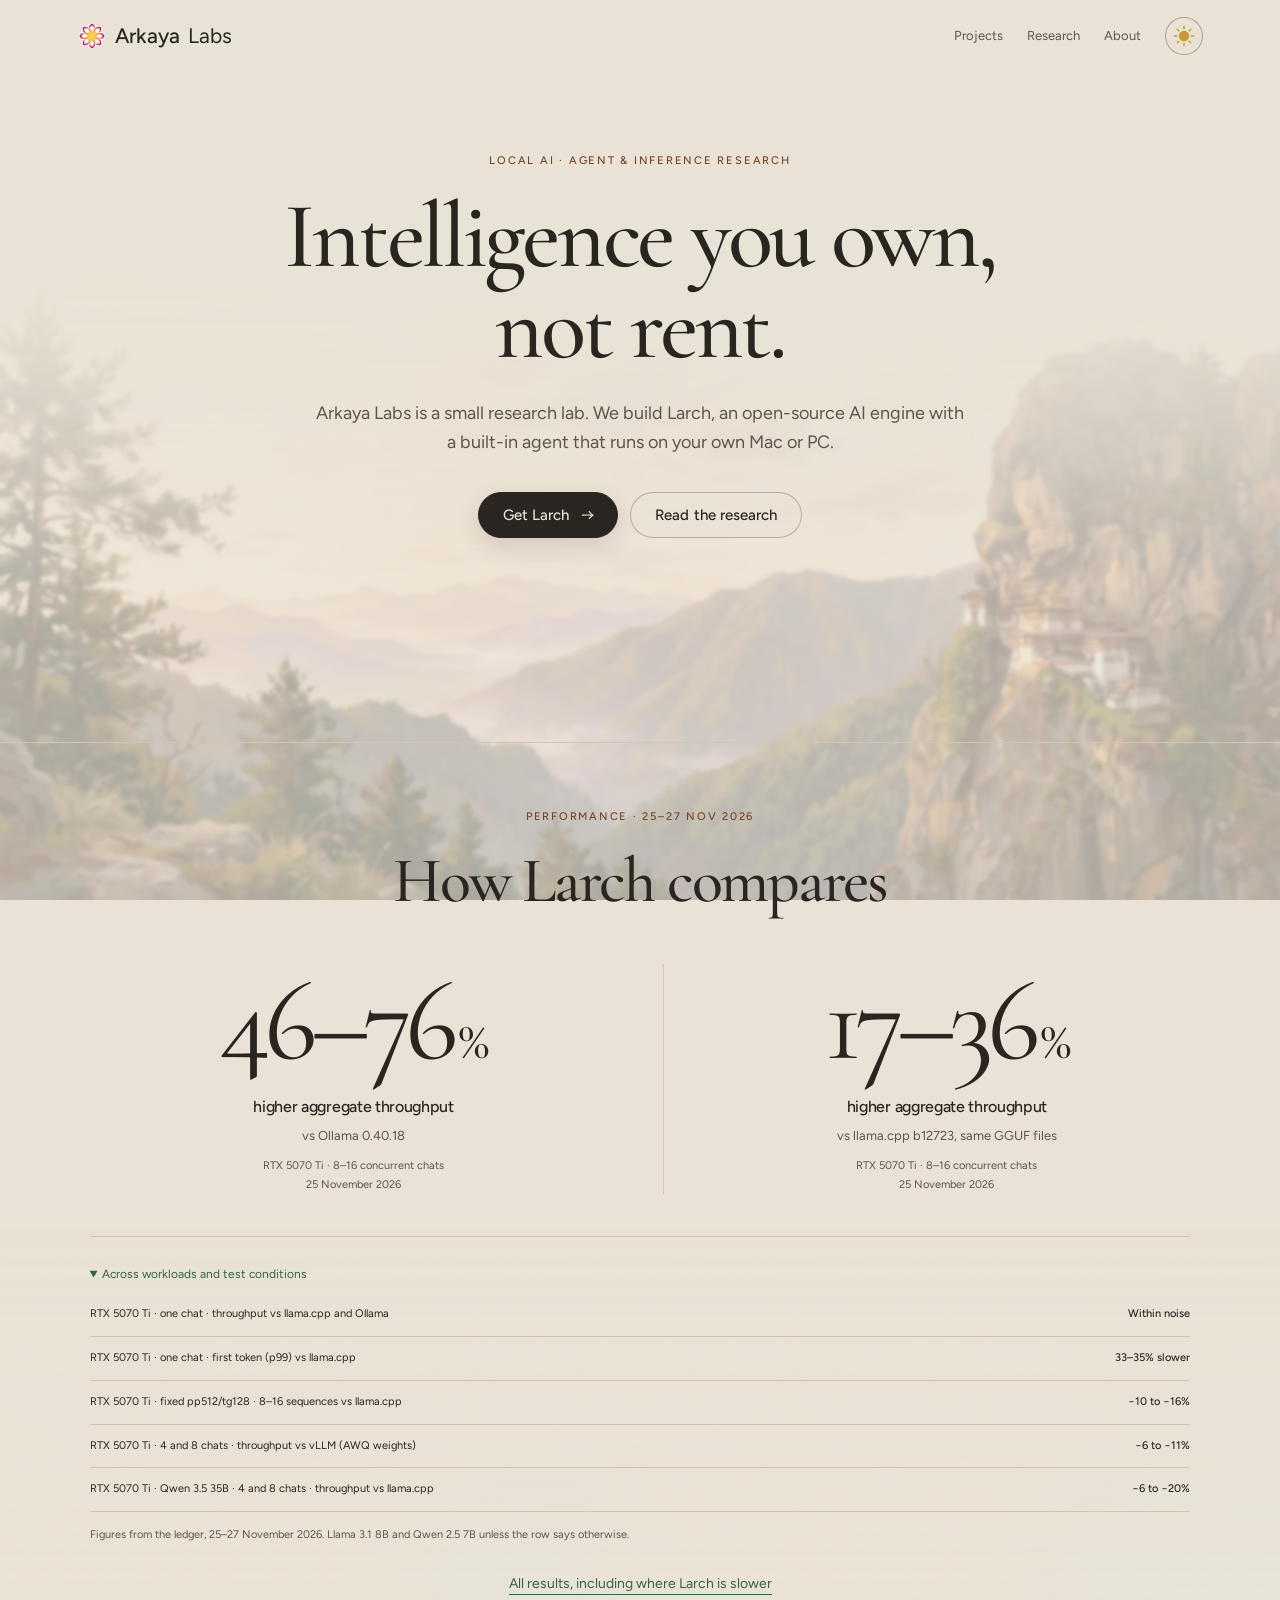
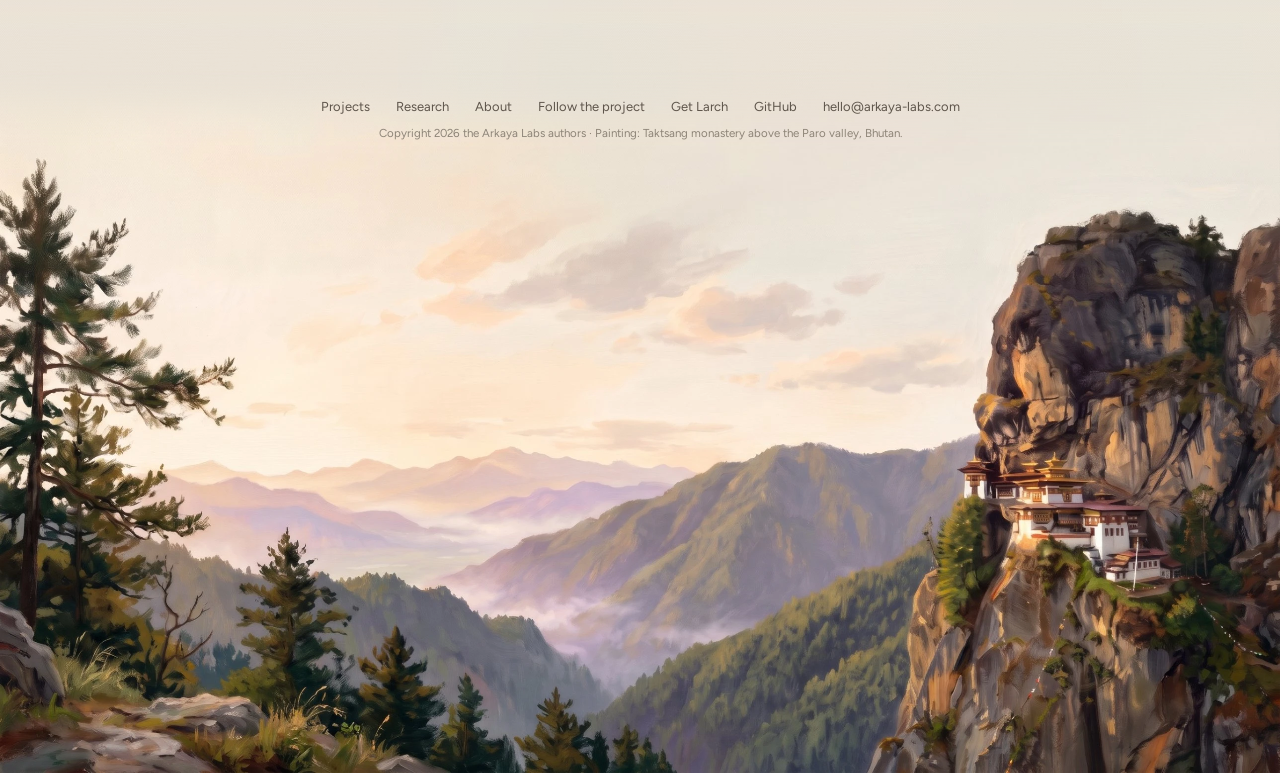
<file: index.html>
<!doctype html>
<html lang="en" class="page-paro">
<head>
<meta charset="utf-8">
<meta name="viewport" content="width=device-width,initial-scale=1">
<meta name="theme-color" content="#f3ebdc">
<meta name="description" content="Arkaya Labs is a small research lab building Larch, an open-source AI engine with a built-in agent that runs on your own Mac or PC.">
<title>Arkaya Labs: the local AI lab behind Larch</title>
<link rel="canonical" href="https://arkaya-labs.com/">
<meta property="og:type" content="website">
<meta property="og:site_name" content="Arkaya Labs">
<meta property="og:title" content="Arkaya Labs: the local AI lab behind Larch">
<meta property="og:description" content="Arkaya Labs is a small research lab building Larch, an open-source AI engine with a built-in agent that runs on your own Mac or PC.">
<meta property="og:url" content="https://arkaya-labs.com/">
<meta property="og:image" content="https://arkaya-labs.com/assets/og/paro.jpg">
<meta name="twitter:card" content="summary_large_image">
<script type="application/ld+json">{"@context":"https://schema.org","@graph":[{"@type":"Organization","@id":"https://arkaya-labs.com/#org","name":"Arkaya Labs","url":"https://arkaya-labs.com/","logo":"https://arkaya-labs.com/assets/mark.svg","email":"hello@arkaya-labs.com","sameAs":["https://github.com/Arkaya-Labs/Larch","https://github.com/arkaya-labs"]},{"@type":"WebSite","@id":"https://arkaya-labs.com/#site","url":"https://arkaya-labs.com/","name":"Arkaya Labs","publisher":{"@id":"https://arkaya-labs.com/#org"}}]}</script>
<link rel="icon" href="assets/favicon.svg" type="image/svg+xml">
<link rel="preconnect" href="https://fonts.googleapis.com">
<link rel="preconnect" href="https://fonts.gstatic.com" crossorigin>
<link href="https://fonts.googleapis.com/css2?family=Cormorant+Garamond:wght@400;500;600&family=Figtree:wght@400;500;600&family=JetBrains+Mono:wght@400;500&display=swap" rel="stylesheet">
<script src="theme.js"></script>
<link rel="preload" as="image" href="assets/paro.small.webp">
<link rel="preload" as="image" href="assets/paro.night.small.webp">
<link rel="stylesheet" href="styles.css">
<script src="site.js" defer></script>
</head>
<body>
<div id="arkaya-site">
<div class="ark-page">
<div class="ark-landscape" aria-hidden="true"><div class="ark-landscape-image ark-landscape-day"></div><div class="ark-landscape-image ark-landscape-night"></div></div>
<div class="ark-wash" aria-hidden="true"></div>
<div class="ark-content">
<header class="ark-header">
  <a class="ark-brand" href="index.html" aria-label="Arkaya Labs, home"><span class="mkw"><img class="mk light" src="assets/mark.svg" alt=""><img class="mk dark" src="assets/mark-dark.svg" alt=""></span>Arkaya <span>Labs</span></a>
  <nav aria-label="Site"><a href="projects.html">Projects</a><a href="research.html">Research</a><a href="about.html">About</a><button class="theme" id="theme" type="button" aria-pressed="false" aria-label="Switch to dark mode"><svg viewBox="0 0 24 24" aria-hidden="true"><defs><mask id="bite"><rect width="24" height="24" fill="#fff"/><circle class="bite" cx="30" cy="4" r="7" fill="#000"/></mask></defs><g class="rays" stroke-linecap="round" fill="none"><path d="M12 1.5v2.4M12 20.1v2.4M1.5 12h2.4M20.1 12h2.4M4.6 4.6l1.7 1.7M17.7 17.7l1.7 1.7M19.4 4.6l-1.7 1.7M6.3 17.7l-1.7 1.7"/></g><circle class="disc" cx="12" cy="12" r="5.6" mask="url(#bite)"/></svg></button></nav>
</header>
<main>
<section class="ark-hero" id="ark-top">
  <div class="ark-hero-main">
    <div class="ark-eyebrow">LOCAL AI · AGENT &amp; INFERENCE RESEARCH</div>
    <h1>Intelligence you own,<br class="br-wide"> not rent.</h1>
    <p class="ark-intro">Arkaya Labs is a small research lab. We build Larch, an open-source AI engine with a built-in agent that runs on your own Mac or PC.</p>
    <div class="ark-cta ark-cta-home"><a class="btn" href="https://larch-engine.com">Get Larch<svg class="btn-arrow" viewBox="0 0 24 24" aria-hidden="true"><path d="M4.5 12.2c4.4-.3 9-.3 13.8 0"/><path d="M13.6 7.4c1.4 1.9 3 3.5 4.9 4.8-1.9 1.2-3.5 2.8-4.9 4.6"/></svg></a><a class="btn ghost" href="research.html">Read the research</a></div>
  </div>
</section>
<section class="ark-benchmarks" id="ark-performance" aria-labelledby="ark-performance-title">
  <div class="ark-eyebrow">PERFORMANCE · 25–27 NOV 2026</div>
  <h2 id="ark-performance-title">How Larch compares</h2>
  <div class="ark-metrics">
    <div class="ark-metric">
      <div class="ark-value">46–76<span>%</span></div>
      <h3>higher aggregate throughput</h3>
      <p>vs Ollama 0.40.18</p>
      <div class="ark-condition">RTX 5070 Ti · 8–16 concurrent chats<br>25 November 2026</div>
    </div>
    <div class="ark-metric">
      <div class="ark-value">17–36<span>%</span></div>
      <h3>higher aggregate throughput</h3>
      <p>vs llama.cpp b12723, same GGUF files</p>
      <div class="ark-condition">RTX 5070 Ti · 8–16 concurrent chats<br>25 November 2026</div>
    </div>
  </div>
  <details class="ark-conditions" open>
    <summary class="cursor-interaction">Across workloads and test conditions</summary>
    <div class="ark-result-row"><span>RTX 5070 Ti · one chat · throughput vs llama.cpp and Ollama</span><strong>Within noise</strong></div>
    <div class="ark-result-row"><span>RTX 5070 Ti · one chat · first token (p99) vs llama.cpp</span><strong>33–35% slower</strong></div>
    <div class="ark-result-row"><span>RTX 5070 Ti · fixed pp512/tg128 · 8–16 sequences vs llama.cpp</span><strong>−10 to −16%</strong></div>
    <div class="ark-result-row"><span>RTX 5070 Ti · 4 and 8 chats · throughput vs vLLM (AWQ weights)</span><strong>−6 to −11%</strong></div>
    <div class="ark-result-row"><span>RTX 5070 Ti · Qwen 3.5 35B · 4 and 8 chats · throughput vs llama.cpp</span><strong>−6 to −20%</strong></div>
    <p class="ark-data-note">Figures from the ledger, 25–27 November 2026. Llama 3.1 8B and Qwen 2.5 7B unless the row says otherwise.</p>
  </details>
  <a class="ark-more" href="research.html#ledger">All results, including where Larch is slower</a>
</section>
</main>
<footer class="ark-imprint">
  <a href="projects.html">Projects</a><a href="research.html">Research</a><a href="about.html">About</a><a href="projects.html#follow">Follow the project</a><a href="https://larch-engine.com">Get Larch</a><a href="https://github.com/Arkaya-Labs/Larch">GitHub</a><a href="mailto:hello@arkaya-labs.com">hello@arkaya-labs.com</a>
  <p class="fine">Copyright 2026 the Arkaya Labs authors · Painting: Taktsang monastery above the Paro valley, Bhutan.</p>
</footer>
<section class="ark-reveal" aria-label="Taktsang monastery above the Paro valley, Bhutan">
  <div class="ark-lead" aria-hidden="true"></div>
  <div class="ark-painting-pair">
    <img class="ark-final-painting ark-painting-day" src="assets/paro.webp" width="2576" height="1438" alt="A painting of Taktsang monastery clinging to a cliff above the Paro valley in Bhutan, pine forest and morning mist below, in soft daylight" loading="lazy" decoding="async" data-live="paro">
    <img class="ark-final-painting ark-painting-night" src="assets/paro.night.webp" width="2576" height="1438" alt="The same valley under a full moon, the monastery's windows lit and a river shining through the mist" loading="lazy" decoding="async" aria-hidden="true">
  </div>
</section>
</div>
</div>
</div>
</body>
</html>
</file>
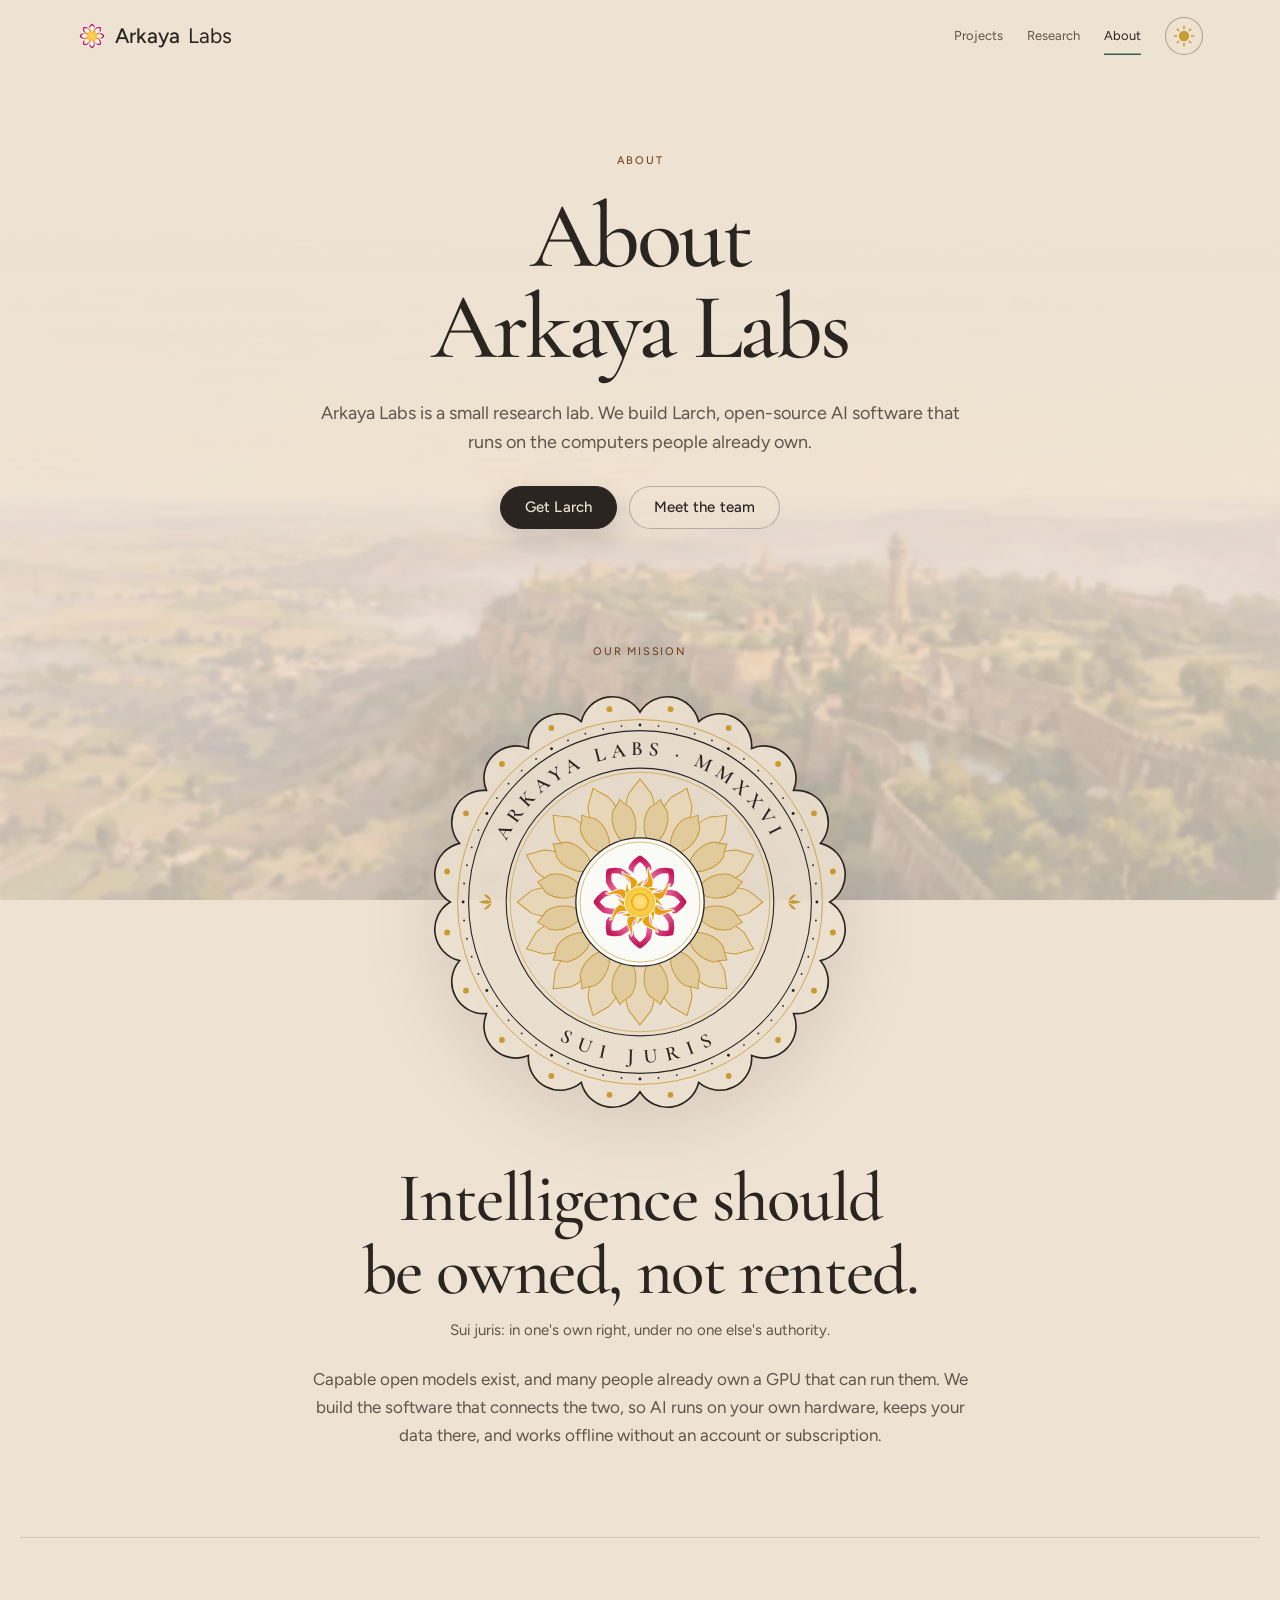
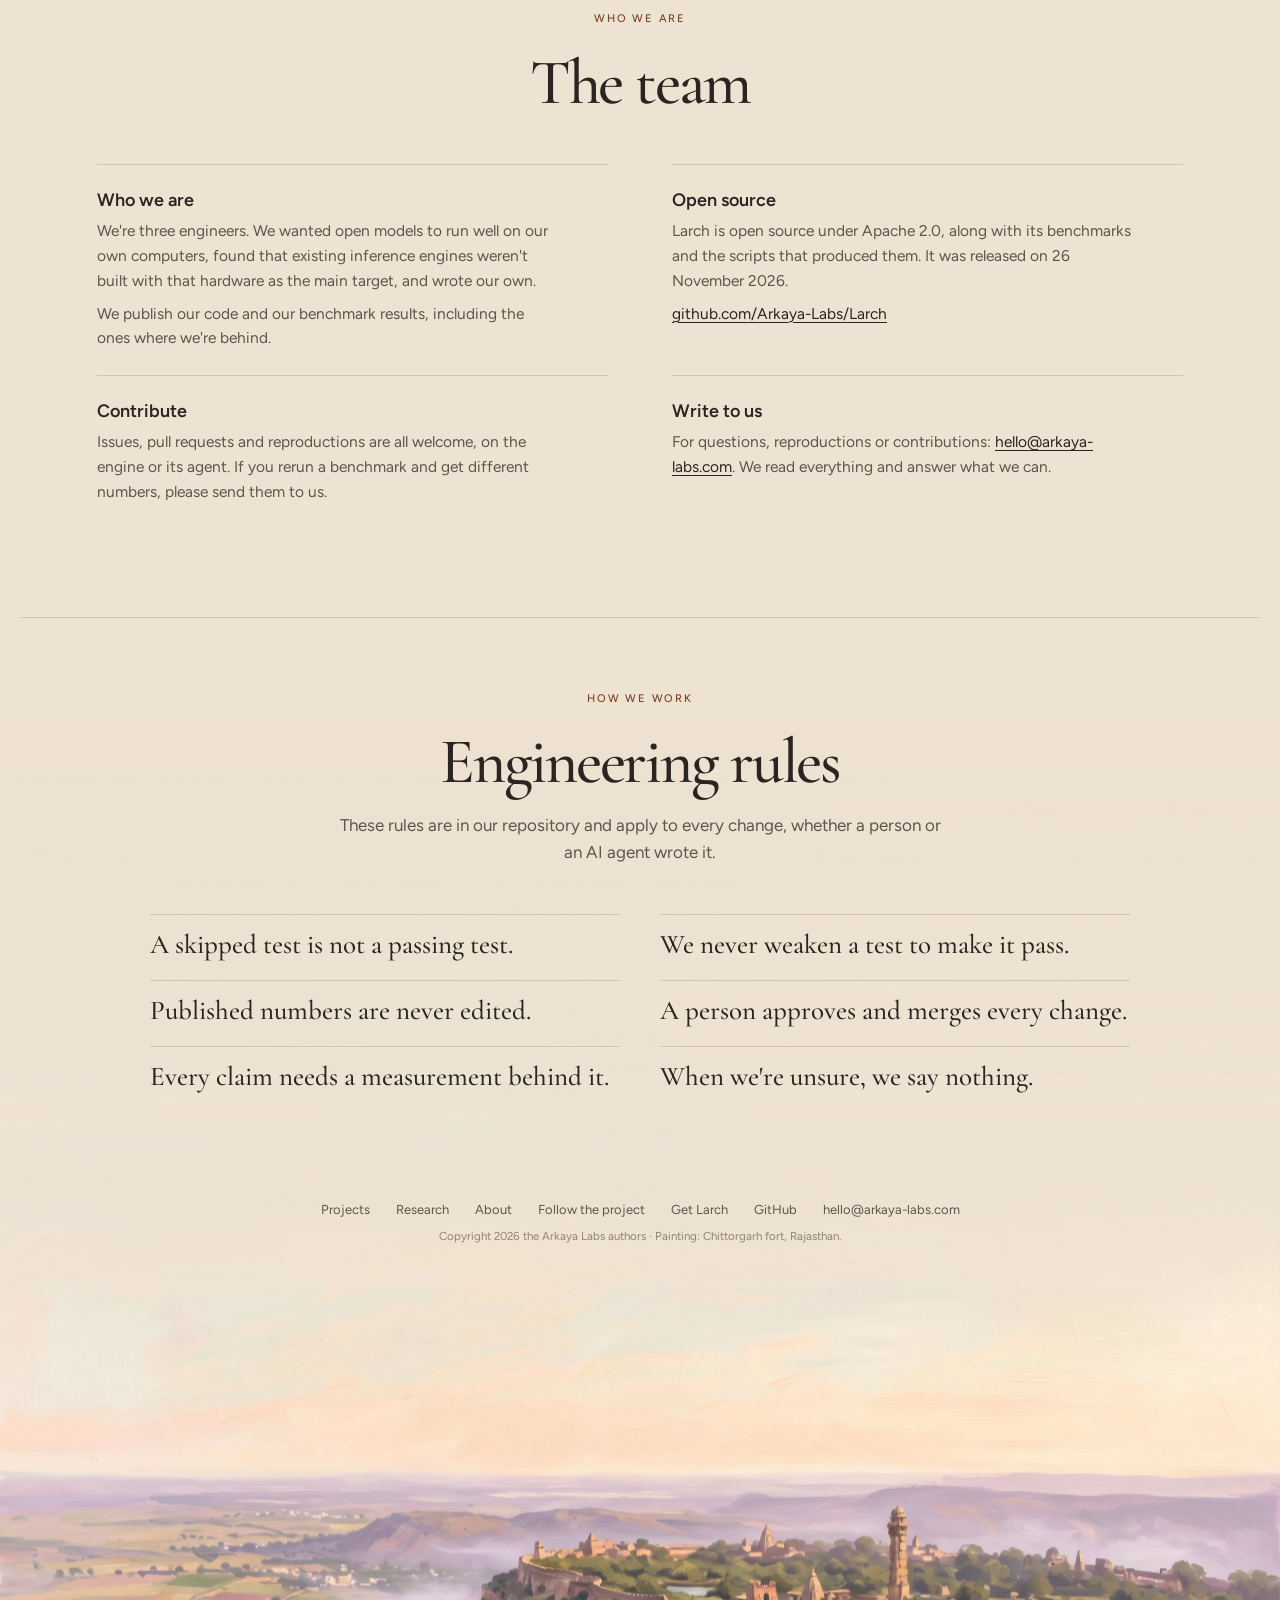
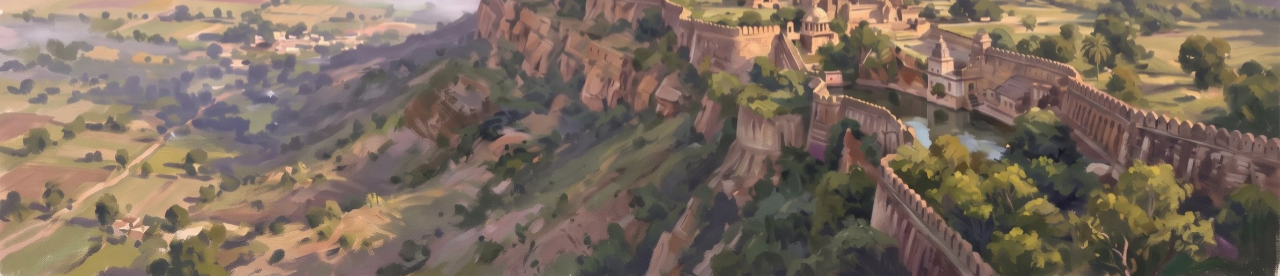
<file: about.html>
<!doctype html>
<html lang="en" class="page-chittor">
<head>
<meta charset="utf-8">
<meta name="viewport" content="width=device-width,initial-scale=1">
<meta name="theme-color" content="#f3ebdc">
<meta name="description" content="Arkaya Labs is a small research lab that builds Larch, open-source AI software that runs on the computers people already own.">
<title>About Arkaya Labs</title>
<link rel="canonical" href="https://arkaya-labs.com/about">
<meta property="og:type" content="website">
<meta property="og:site_name" content="Arkaya Labs">
<meta property="og:title" content="About Arkaya Labs">
<meta property="og:description" content="Arkaya Labs is a small research lab that builds Larch, open-source AI software that runs on the computers people already own.">
<meta property="og:url" content="https://arkaya-labs.com/about">
<meta property="og:image" content="https://arkaya-labs.com/assets/og/chittor.jpg">
<meta name="twitter:card" content="summary_large_image">
<script type="application/ld+json">{"@context":"https://schema.org","@graph":[{"@type":"Organization","@id":"https://arkaya-labs.com/#org","name":"Arkaya Labs","url":"https://arkaya-labs.com/","logo":"https://arkaya-labs.com/assets/mark.svg","email":"hello@arkaya-labs.com","sameAs":["https://github.com/Arkaya-Labs/Larch","https://github.com/arkaya-labs"]},{"@type":"WebSite","@id":"https://arkaya-labs.com/#site","url":"https://arkaya-labs.com/","name":"Arkaya Labs","publisher":{"@id":"https://arkaya-labs.com/#org"}}]}</script>
<link rel="icon" href="assets/favicon.svg" type="image/svg+xml">
<link rel="preconnect" href="https://fonts.googleapis.com">
<link rel="preconnect" href="https://fonts.gstatic.com" crossorigin>
<link href="https://fonts.googleapis.com/css2?family=Cormorant+Garamond:wght@400;500;600&family=Figtree:wght@400;500;600&family=JetBrains+Mono:wght@400;500&display=swap" rel="stylesheet">
<script src="theme.js"></script>
<link rel="preload" as="image" href="assets/chittor.small.webp">
<link rel="preload" as="image" href="assets/chittor.night.small.webp">
<link rel="stylesheet" href="styles.css">
<script src="site.js" defer></script>
</head>
<body>
<div id="arkaya-site">
<div class="ark-page">
<div class="ark-landscape" aria-hidden="true"><div class="ark-landscape-image ark-landscape-day"></div><div class="ark-landscape-image ark-landscape-night"></div></div>
<div class="ark-wash" aria-hidden="true"></div>
<div class="ark-content">
<header class="ark-header">
  <a class="ark-brand" href="index.html" aria-label="Arkaya Labs, home"><span class="mkw"><img class="mk light" src="assets/mark.svg" alt=""><img class="mk dark" src="assets/mark-dark.svg" alt=""></span>Arkaya <span>Labs</span></a>
  <nav aria-label="Site"><a href="projects.html">Projects</a><a href="research.html">Research</a><a href="about.html" aria-current="page">About</a><button class="theme" id="theme" type="button" aria-pressed="false" aria-label="Switch to dark mode"><svg viewBox="0 0 24 24" aria-hidden="true"><defs><mask id="bite"><rect width="24" height="24" fill="#fff"/><circle class="bite" cx="30" cy="4" r="7" fill="#000"/></mask></defs><g class="rays" stroke-linecap="round" fill="none"><path d="M12 1.5v2.4M12 20.1v2.4M1.5 12h2.4M20.1 12h2.4M4.6 4.6l1.7 1.7M17.7 17.7l1.7 1.7M19.4 4.6l-1.7 1.7M6.3 17.7l-1.7 1.7"/></g><circle class="disc" cx="12" cy="12" r="5.6" mask="url(#bite)"/></svg></button></nav>
</header>
<main>
<section class="ark-hero short" id="ark-top">
  <div class="ark-hero-main">
    <div class="ark-eyebrow">ABOUT</div>
    <h1>About<br>Arkaya Labs</h1>
    <p class="ark-intro">Arkaya Labs is a small research lab. We build Larch, open-source AI software that runs on the computers people already own.</p>
    <div class="ark-cta"><a class="btn" href="https://larch-engine.com">Get Larch</a><a class="btn ghost" href="#team">Meet the team</a></div>
  </div>
</section>
<section class="ark-seal-band major" id="mission" aria-labelledby="mission-title">
  <div class="ark-eyebrow" id="mission-title">OUR MISSION</div>
  <svg class="seal" viewBox="0 0 480 480" role="img" aria-label="The Arkaya Labs seal: the lotus mark at the heart of a lotus rosette, inside a lobed medallion inscribed Arkaya Labs MMXXVI and Sui juris.">
  <path class="face i" stroke-width="1.8" stroke-linejoin="miter" d="M447.0,240.0 A35.0,35.0 0 0,1 436.9,304.0 A35.0,35.0 0 0,1 407.5,361.7 A35.0,35.0 0 0,1 361.7,407.5 A35.0,35.0 0 0,1 304.0,436.9 A35.0,35.0 0 0,1 240.0,447.0 A35.0,35.0 0 0,1 176.0,436.9 A35.0,35.0 0 0,1 118.3,407.5 A35.0,35.0 0 0,1 72.5,361.7 A35.0,35.0 0 0,1 43.1,304.0 A35.0,35.0 0 0,1 33.0,240.0 A35.0,35.0 0 0,1 43.1,176.0 A35.0,35.0 0 0,1 72.5,118.3 A35.0,35.0 0 0,1 118.3,72.5 A35.0,35.0 0 0,1 176.0,43.1 A35.0,35.0 0 0,1 240.0,33.0 A35.0,35.0 0 0,1 304.0,43.1 A35.0,35.0 0 0,1 361.7,72.5 A35.0,35.0 0 0,1 407.5,118.3 A35.0,35.0 0 0,1 436.9,176.0 A35.0,35.0 0 0,1 447.0,240.0 Z"/>
  <circle class="gf" r="3.2" cx="450.4" cy="273.3"/>
  <circle class="gf" r="3.2" cx="429.8" cy="336.7"/>
  <circle class="gf" r="3.2" cx="390.6" cy="390.6"/>
  <circle class="gf" r="3.2" cx="336.7" cy="429.8"/>
  <circle class="gf" r="3.2" cx="273.3" cy="450.4"/>
  <circle class="gf" r="3.2" cx="206.7" cy="450.4"/>
  <circle class="gf" r="3.2" cx="143.3" cy="429.8"/>
  <circle class="gf" r="3.2" cx="89.4" cy="390.6"/>
  <circle class="gf" r="3.2" cx="50.2" cy="336.7"/>
  <circle class="gf" r="3.2" cx="29.6" cy="273.3"/>
  <circle class="gf" r="3.2" cx="29.6" cy="206.7"/>
  <circle class="gf" r="3.2" cx="50.2" cy="143.3"/>
  <circle class="gf" r="3.2" cx="89.4" cy="89.4"/>
  <circle class="gf" r="3.2" cx="143.3" cy="50.2"/>
  <circle class="gf" r="3.2" cx="206.7" cy="29.6"/>
  <circle class="gf" r="3.2" cx="273.3" cy="29.6"/>
  <circle class="gf" r="3.2" cx="336.7" cy="50.2"/>
  <circle class="gf" r="3.2" cx="390.6" cy="89.4"/>
  <circle class="gf" r="3.2" cx="429.8" cy="143.3"/>
  <circle class="gf" r="3.2" cx="450.4" cy="206.7"/>
  <circle cx="240" cy="240" r="199" class="g" stroke-width="0.9" fill="none"/>
  <circle class="if" r="1.6" cx="433.0" cy="240.0"/>
  <circle class="if" r="1" cx="431.9" cy="260.2"/>
  <circle class="if" r="1" cx="428.8" cy="280.1"/>
  <circle class="if" r="1" cx="423.6" cy="299.6"/>
  <circle class="if" r="1" cx="416.3" cy="318.5"/>
  <circle class="if" r="1.6" cx="407.1" cy="336.5"/>
  <circle class="if" r="1" cx="396.1" cy="353.4"/>
  <circle class="if" r="1" cx="383.4" cy="369.1"/>
  <circle class="if" r="1" cx="369.1" cy="383.4"/>
  <circle class="if" r="1" cx="353.4" cy="396.1"/>
  <circle class="if" r="1.6" cx="336.5" cy="407.1"/>
  <circle class="if" r="1" cx="318.5" cy="416.3"/>
  <circle class="if" r="1" cx="299.6" cy="423.6"/>
  <circle class="if" r="1" cx="280.1" cy="428.8"/>
  <circle class="if" r="1" cx="260.2" cy="431.9"/>
  <circle class="if" r="1.6" cx="240.0" cy="433.0"/>
  <circle class="if" r="1" cx="219.8" cy="431.9"/>
  <circle class="if" r="1" cx="199.9" cy="428.8"/>
  <circle class="if" r="1" cx="180.4" cy="423.6"/>
  <circle class="if" r="1" cx="161.5" cy="416.3"/>
  <circle class="if" r="1.6" cx="143.5" cy="407.1"/>
  <circle class="if" r="1" cx="126.6" cy="396.1"/>
  <circle class="if" r="1" cx="110.9" cy="383.4"/>
  <circle class="if" r="1" cx="96.6" cy="369.1"/>
  <circle class="if" r="1" cx="83.9" cy="353.4"/>
  <circle class="if" r="1.6" cx="72.9" cy="336.5"/>
  <circle class="if" r="1" cx="63.7" cy="318.5"/>
  <circle class="if" r="1" cx="56.4" cy="299.6"/>
  <circle class="if" r="1" cx="51.2" cy="280.1"/>
  <circle class="if" r="1" cx="48.1" cy="260.2"/>
  <circle class="if" r="1.6" cx="47.0" cy="240.0"/>
  <circle class="if" r="1" cx="48.1" cy="219.8"/>
  <circle class="if" r="1" cx="51.2" cy="199.9"/>
  <circle class="if" r="1" cx="56.4" cy="180.4"/>
  <circle class="if" r="1" cx="63.7" cy="161.5"/>
  <circle class="if" r="1.6" cx="72.9" cy="143.5"/>
  <circle class="if" r="1" cx="83.9" cy="126.6"/>
  <circle class="if" r="1" cx="96.6" cy="110.9"/>
  <circle class="if" r="1" cx="110.9" cy="96.6"/>
  <circle class="if" r="1" cx="126.6" cy="83.9"/>
  <circle class="if" r="1.6" cx="143.5" cy="72.9"/>
  <circle class="if" r="1" cx="161.5" cy="63.7"/>
  <circle class="if" r="1" cx="180.4" cy="56.4"/>
  <circle class="if" r="1" cx="199.9" cy="51.2"/>
  <circle class="if" r="1" cx="219.8" cy="48.1"/>
  <circle class="if" r="1.6" cx="240.0" cy="47.0"/>
  <circle class="if" r="1" cx="260.2" cy="48.1"/>
  <circle class="if" r="1" cx="280.1" cy="51.2"/>
  <circle class="if" r="1" cx="299.6" cy="56.4"/>
  <circle class="if" r="1" cx="318.5" cy="63.7"/>
  <circle class="if" r="1.6" cx="336.5" cy="72.9"/>
  <circle class="if" r="1" cx="353.4" cy="83.9"/>
  <circle class="if" r="1" cx="369.1" cy="96.6"/>
  <circle class="if" r="1" cx="383.4" cy="110.9"/>
  <circle class="if" r="1" cx="396.1" cy="126.6"/>
  <circle class="if" r="1.6" cx="407.1" cy="143.5"/>
  <circle class="if" r="1" cx="416.3" cy="161.5"/>
  <circle class="if" r="1" cx="423.6" cy="180.4"/>
  <circle class="if" r="1" cx="428.8" cy="199.9"/>
  <circle class="if" r="1" cx="431.9" cy="219.8"/>
  <circle cx="240" cy="240" r="187" class="i" stroke-width="1.2" fill="none"/>
  <path id="sealTop" d="M80,240 A160,160 0 0,1 400,240" fill="none"/>
  <path id="sealBot" d="M65,240 A175,175 0 0,0 415,240" fill="none"/>
  <text class="ink-text" font-family="Cormorant Garamond, Georgia, serif" font-weight="600" text-anchor="middle" font-size="22" letter-spacing="6"><textPath href="#sealTop" startOffset="50%">ARKAYA LABS · MMXXVI</textPath></text>
  <text class="ink-text" font-family="Cormorant Garamond, Georgia, serif" font-weight="600" text-anchor="middle" font-size="22" letter-spacing="10"><textPath href="#sealBot" startOffset="50%">SUI JURIS</textPath></text>
  <path class="gf" d="M0,4.95 C-3.15,0.9 -1.8,-4.95 0,-9 C1.8,-4.95 3.15,0.9 0,4.95 Z M-1.08,4.5 C-6.75,3.15 -8.549999999999999,-1.3499999999999999 -8.1,-4.05 C-4.95,-1.8 -2.6999999999999997,1.3499999999999999 -1.08,4.5 Z M1.08,4.5 C6.75,3.15 8.549999999999999,-1.3499999999999999 8.1,-4.05 C4.95,-1.8 2.6999999999999997,1.3499999999999999 1.08,4.5 Z" transform="translate(406.5 240.0) rotate(90.0)"/>
  <path class="gf" d="M0,4.95 C-3.15,0.9 -1.8,-4.95 0,-9 C1.8,-4.95 3.15,0.9 0,4.95 Z M-1.08,4.5 C-6.75,3.15 -8.549999999999999,-1.3499999999999999 -8.1,-4.05 C-4.95,-1.8 -2.6999999999999997,1.3499999999999999 -1.08,4.5 Z M1.08,4.5 C6.75,3.15 8.549999999999999,-1.3499999999999999 8.1,-4.05 C4.95,-1.8 2.6999999999999997,1.3499999999999999 1.08,4.5 Z" transform="translate(73.5 240.0) rotate(270.0)"/>
  <circle cx="240" cy="240" r="146" class="i" stroke-width="1.2" fill="none"/>
  <circle cx="240" cy="240" r="141.5" class="g" stroke-width="0.7" fill="none"/>
  <path class="lp1" stroke-width="1.1" d="M0,-64 C14.0,-70.0 20.0,-99.0 12.4,-118.2 Q4.0,-129.0 0,-134 Q-4.0,-129.0 -12.4,-118.2 C-20.0,-99.0 -14.0,-70.0 0,-64 Z" transform="translate(240 240) rotate(0.00)"/>
  <path class="lp1" stroke-width="1.1" d="M0,-64 C14.0,-70.0 20.0,-99.0 12.4,-118.2 Q4.0,-129.0 0,-134 Q-4.0,-129.0 -12.4,-118.2 C-20.0,-99.0 -14.0,-70.0 0,-64 Z" transform="translate(240 240) rotate(22.50)"/>
  <path class="lp1" stroke-width="1.1" d="M0,-64 C14.0,-70.0 20.0,-99.0 12.4,-118.2 Q4.0,-129.0 0,-134 Q-4.0,-129.0 -12.4,-118.2 C-20.0,-99.0 -14.0,-70.0 0,-64 Z" transform="translate(240 240) rotate(45.00)"/>
  <path class="lp1" stroke-width="1.1" d="M0,-64 C14.0,-70.0 20.0,-99.0 12.4,-118.2 Q4.0,-129.0 0,-134 Q-4.0,-129.0 -12.4,-118.2 C-20.0,-99.0 -14.0,-70.0 0,-64 Z" transform="translate(240 240) rotate(67.50)"/>
  <path class="lp1" stroke-width="1.1" d="M0,-64 C14.0,-70.0 20.0,-99.0 12.4,-118.2 Q4.0,-129.0 0,-134 Q-4.0,-129.0 -12.4,-118.2 C-20.0,-99.0 -14.0,-70.0 0,-64 Z" transform="translate(240 240) rotate(90.00)"/>
  <path class="lp1" stroke-width="1.1" d="M0,-64 C14.0,-70.0 20.0,-99.0 12.4,-118.2 Q4.0,-129.0 0,-134 Q-4.0,-129.0 -12.4,-118.2 C-20.0,-99.0 -14.0,-70.0 0,-64 Z" transform="translate(240 240) rotate(112.50)"/>
  <path class="lp1" stroke-width="1.1" d="M0,-64 C14.0,-70.0 20.0,-99.0 12.4,-118.2 Q4.0,-129.0 0,-134 Q-4.0,-129.0 -12.4,-118.2 C-20.0,-99.0 -14.0,-70.0 0,-64 Z" transform="translate(240 240) rotate(135.00)"/>
  <path class="lp1" stroke-width="1.1" d="M0,-64 C14.0,-70.0 20.0,-99.0 12.4,-118.2 Q4.0,-129.0 0,-134 Q-4.0,-129.0 -12.4,-118.2 C-20.0,-99.0 -14.0,-70.0 0,-64 Z" transform="translate(240 240) rotate(157.50)"/>
  <path class="lp1" stroke-width="1.1" d="M0,-64 C14.0,-70.0 20.0,-99.0 12.4,-118.2 Q4.0,-129.0 0,-134 Q-4.0,-129.0 -12.4,-118.2 C-20.0,-99.0 -14.0,-70.0 0,-64 Z" transform="translate(240 240) rotate(180.00)"/>
  <path class="lp1" stroke-width="1.1" d="M0,-64 C14.0,-70.0 20.0,-99.0 12.4,-118.2 Q4.0,-129.0 0,-134 Q-4.0,-129.0 -12.4,-118.2 C-20.0,-99.0 -14.0,-70.0 0,-64 Z" transform="translate(240 240) rotate(202.50)"/>
  <path class="lp1" stroke-width="1.1" d="M0,-64 C14.0,-70.0 20.0,-99.0 12.4,-118.2 Q4.0,-129.0 0,-134 Q-4.0,-129.0 -12.4,-118.2 C-20.0,-99.0 -14.0,-70.0 0,-64 Z" transform="translate(240 240) rotate(225.00)"/>
  <path class="lp1" stroke-width="1.1" d="M0,-64 C14.0,-70.0 20.0,-99.0 12.4,-118.2 Q4.0,-129.0 0,-134 Q-4.0,-129.0 -12.4,-118.2 C-20.0,-99.0 -14.0,-70.0 0,-64 Z" transform="translate(240 240) rotate(247.50)"/>
  <path class="lp1" stroke-width="1.1" d="M0,-64 C14.0,-70.0 20.0,-99.0 12.4,-118.2 Q4.0,-129.0 0,-134 Q-4.0,-129.0 -12.4,-118.2 C-20.0,-99.0 -14.0,-70.0 0,-64 Z" transform="translate(240 240) rotate(270.00)"/>
  <path class="lp1" stroke-width="1.1" d="M0,-64 C14.0,-70.0 20.0,-99.0 12.4,-118.2 Q4.0,-129.0 0,-134 Q-4.0,-129.0 -12.4,-118.2 C-20.0,-99.0 -14.0,-70.0 0,-64 Z" transform="translate(240 240) rotate(292.50)"/>
  <path class="lp1" stroke-width="1.1" d="M0,-64 C14.0,-70.0 20.0,-99.0 12.4,-118.2 Q4.0,-129.0 0,-134 Q-4.0,-129.0 -12.4,-118.2 C-20.0,-99.0 -14.0,-70.0 0,-64 Z" transform="translate(240 240) rotate(315.00)"/>
  <path class="lp1" stroke-width="1.1" d="M0,-64 C14.0,-70.0 20.0,-99.0 12.4,-118.2 Q4.0,-129.0 0,-134 Q-4.0,-129.0 -12.4,-118.2 C-20.0,-99.0 -14.0,-70.0 0,-64 Z" transform="translate(240 240) rotate(337.50)"/>
  <path class="lp2" stroke-width="1.1" d="M0,-64 C11.2,-70.0 16.0,-89.0 9.9,-102.8 Q3.2,-109.0 0,-114 Q-3.2,-109.0 -9.9,-102.8 C-16.0,-89.0 -11.2,-70.0 0,-64 Z" transform="translate(240 240) rotate(11.25)"/>
  <path class="lp2" stroke-width="1.1" d="M0,-64 C11.2,-70.0 16.0,-89.0 9.9,-102.8 Q3.2,-109.0 0,-114 Q-3.2,-109.0 -9.9,-102.8 C-16.0,-89.0 -11.2,-70.0 0,-64 Z" transform="translate(240 240) rotate(33.75)"/>
  <path class="lp2" stroke-width="1.1" d="M0,-64 C11.2,-70.0 16.0,-89.0 9.9,-102.8 Q3.2,-109.0 0,-114 Q-3.2,-109.0 -9.9,-102.8 C-16.0,-89.0 -11.2,-70.0 0,-64 Z" transform="translate(240 240) rotate(56.25)"/>
  <path class="lp2" stroke-width="1.1" d="M0,-64 C11.2,-70.0 16.0,-89.0 9.9,-102.8 Q3.2,-109.0 0,-114 Q-3.2,-109.0 -9.9,-102.8 C-16.0,-89.0 -11.2,-70.0 0,-64 Z" transform="translate(240 240) rotate(78.75)"/>
  <path class="lp2" stroke-width="1.1" d="M0,-64 C11.2,-70.0 16.0,-89.0 9.9,-102.8 Q3.2,-109.0 0,-114 Q-3.2,-109.0 -9.9,-102.8 C-16.0,-89.0 -11.2,-70.0 0,-64 Z" transform="translate(240 240) rotate(101.25)"/>
  <path class="lp2" stroke-width="1.1" d="M0,-64 C11.2,-70.0 16.0,-89.0 9.9,-102.8 Q3.2,-109.0 0,-114 Q-3.2,-109.0 -9.9,-102.8 C-16.0,-89.0 -11.2,-70.0 0,-64 Z" transform="translate(240 240) rotate(123.75)"/>
  <path class="lp2" stroke-width="1.1" d="M0,-64 C11.2,-70.0 16.0,-89.0 9.9,-102.8 Q3.2,-109.0 0,-114 Q-3.2,-109.0 -9.9,-102.8 C-16.0,-89.0 -11.2,-70.0 0,-64 Z" transform="translate(240 240) rotate(146.25)"/>
  <path class="lp2" stroke-width="1.1" d="M0,-64 C11.2,-70.0 16.0,-89.0 9.9,-102.8 Q3.2,-109.0 0,-114 Q-3.2,-109.0 -9.9,-102.8 C-16.0,-89.0 -11.2,-70.0 0,-64 Z" transform="translate(240 240) rotate(168.75)"/>
  <path class="lp2" stroke-width="1.1" d="M0,-64 C11.2,-70.0 16.0,-89.0 9.9,-102.8 Q3.2,-109.0 0,-114 Q-3.2,-109.0 -9.9,-102.8 C-16.0,-89.0 -11.2,-70.0 0,-64 Z" transform="translate(240 240) rotate(191.25)"/>
  <path class="lp2" stroke-width="1.1" d="M0,-64 C11.2,-70.0 16.0,-89.0 9.9,-102.8 Q3.2,-109.0 0,-114 Q-3.2,-109.0 -9.9,-102.8 C-16.0,-89.0 -11.2,-70.0 0,-64 Z" transform="translate(240 240) rotate(213.75)"/>
  <path class="lp2" stroke-width="1.1" d="M0,-64 C11.2,-70.0 16.0,-89.0 9.9,-102.8 Q3.2,-109.0 0,-114 Q-3.2,-109.0 -9.9,-102.8 C-16.0,-89.0 -11.2,-70.0 0,-64 Z" transform="translate(240 240) rotate(236.25)"/>
  <path class="lp2" stroke-width="1.1" d="M0,-64 C11.2,-70.0 16.0,-89.0 9.9,-102.8 Q3.2,-109.0 0,-114 Q-3.2,-109.0 -9.9,-102.8 C-16.0,-89.0 -11.2,-70.0 0,-64 Z" transform="translate(240 240) rotate(258.75)"/>
  <path class="lp2" stroke-width="1.1" d="M0,-64 C11.2,-70.0 16.0,-89.0 9.9,-102.8 Q3.2,-109.0 0,-114 Q-3.2,-109.0 -9.9,-102.8 C-16.0,-89.0 -11.2,-70.0 0,-64 Z" transform="translate(240 240) rotate(281.25)"/>
  <path class="lp2" stroke-width="1.1" d="M0,-64 C11.2,-70.0 16.0,-89.0 9.9,-102.8 Q3.2,-109.0 0,-114 Q-3.2,-109.0 -9.9,-102.8 C-16.0,-89.0 -11.2,-70.0 0,-64 Z" transform="translate(240 240) rotate(303.75)"/>
  <path class="lp2" stroke-width="1.1" d="M0,-64 C11.2,-70.0 16.0,-89.0 9.9,-102.8 Q3.2,-109.0 0,-114 Q-3.2,-109.0 -9.9,-102.8 C-16.0,-89.0 -11.2,-70.0 0,-64 Z" transform="translate(240 240) rotate(326.25)"/>
  <path class="lp2" stroke-width="1.1" d="M0,-64 C11.2,-70.0 16.0,-89.0 9.9,-102.8 Q3.2,-109.0 0,-114 Q-3.2,-109.0 -9.9,-102.8 C-16.0,-89.0 -11.2,-70.0 0,-64 Z" transform="translate(240 240) rotate(348.75)"/>
  <circle cx="240" cy="240" r="70" class="enamel i" stroke-width="1.4"/>
  <circle cx="240" cy="240" r="65.5" class="g" stroke-width="0.7" fill="none"/>
  <image class="mk light" href="assets/mark.svg" x="179" y="179" width="122" height="122"/>
  <image class="mk dark" href="assets/mark-dark.svg" x="179" y="179" width="122" height="122"/>
</svg>
  <p class="creed">Intelligence should be owned, not rented.</p>
  <p class="motto">Sui juris: in one's own right, under no one else's authority.</p>
  <p class="mission-text">Capable open models exist, and many people already own a GPU that can run them. We build the software that connects the two, so AI runs on your own hardware, keeps your data there, and works offline without an account or subscription.</p>
</section>
<section class="ark-section" id="team" aria-labelledby="team-title">
  <div class="ark-head">
    <div class="ark-eyebrow">WHO WE ARE</div>
    <h2 id="team-title">The team</h2>
  </div>
  <div class="company">
  <div><h3>Who we are</h3><p>We're three engineers. We wanted open models to run well on our own computers, found that existing inference engines weren't built with that hardware as the main target, and wrote our own.</p><p>We publish our code and our benchmark results, including the ones where we're behind.</p></div>
  <div><h3>Open source</h3><p>Larch is open source under Apache 2.0, along with its benchmarks and the scripts that produced them. It was released on 26 November 2026.</p><p><a href="https://github.com/Arkaya-Labs/Larch">github.com/Arkaya-Labs/Larch</a></p></div>
  <div><h3>Contribute</h3><p>Issues, pull requests and reproductions are all welcome, on the engine or its agent. If you rerun a benchmark and get different numbers, please send them to us.</p></div>
  <div><h3>Write to us</h3><p>For questions, reproductions or contributions: <a href="mailto:hello@arkaya-labs.com">hello@arkaya-labs.com</a>. We read everything and answer what we can.</p></div>
  </div>
</section>
<section class="ark-section" id="how" aria-labelledby="how-title">
  <div class="ark-head">
    <div class="ark-eyebrow">HOW WE WORK</div>
    <h2 id="how-title">Engineering rules</h2>
    <p class="lede">These rules are in our repository and apply to every change, whether a person or an AI agent wrote it.</p>
  </div>
  <div class="rules">
    <blockquote>A skipped test is not a passing test.</blockquote>
    <blockquote>We never weaken a test to make it pass.</blockquote>
    <blockquote>Published numbers are never edited.</blockquote>
    <blockquote>A person approves and merges every change.</blockquote>
    <blockquote>Every claim needs a measurement behind it.</blockquote>
    <blockquote>When we're unsure, we say nothing.</blockquote>
  </div>
</section>
</main>
<footer class="ark-imprint">
  <a href="projects.html">Projects</a><a href="research.html">Research</a><a href="about.html">About</a><a href="projects.html#follow">Follow the project</a><a href="https://larch-engine.com">Get Larch</a><a href="https://github.com/Arkaya-Labs/Larch">GitHub</a><a href="mailto:hello@arkaya-labs.com">hello@arkaya-labs.com</a>
  <p class="fine">Copyright 2026 the Arkaya Labs authors · Painting: Chittorgarh fort, Rajasthan.</p>
</footer>
<section class="ark-reveal" aria-label="Chittorgarh fort, Rajasthan">
  <div class="ark-lead" aria-hidden="true"></div>
  <div class="ark-painting-pair">
    <img class="ark-final-painting ark-painting-day" src="assets/chittor.webp" width="2576" height="1438" alt="A painting of Chittorgarh fort along its plateau above the plains of Rajasthan, the Tower of Victory rising out of the morning haze" loading="lazy" decoding="async" data-live="chittor">
    <img class="ark-final-painting ark-painting-night" src="assets/chittor.night.webp" width="2576" height="1438" alt="The same fort at night beneath the stars, its walls and temples lined with lamps" loading="lazy" decoding="async" aria-hidden="true">
  </div>
</section>
</div>
</div>
</div>
</body>
</html>
</file>
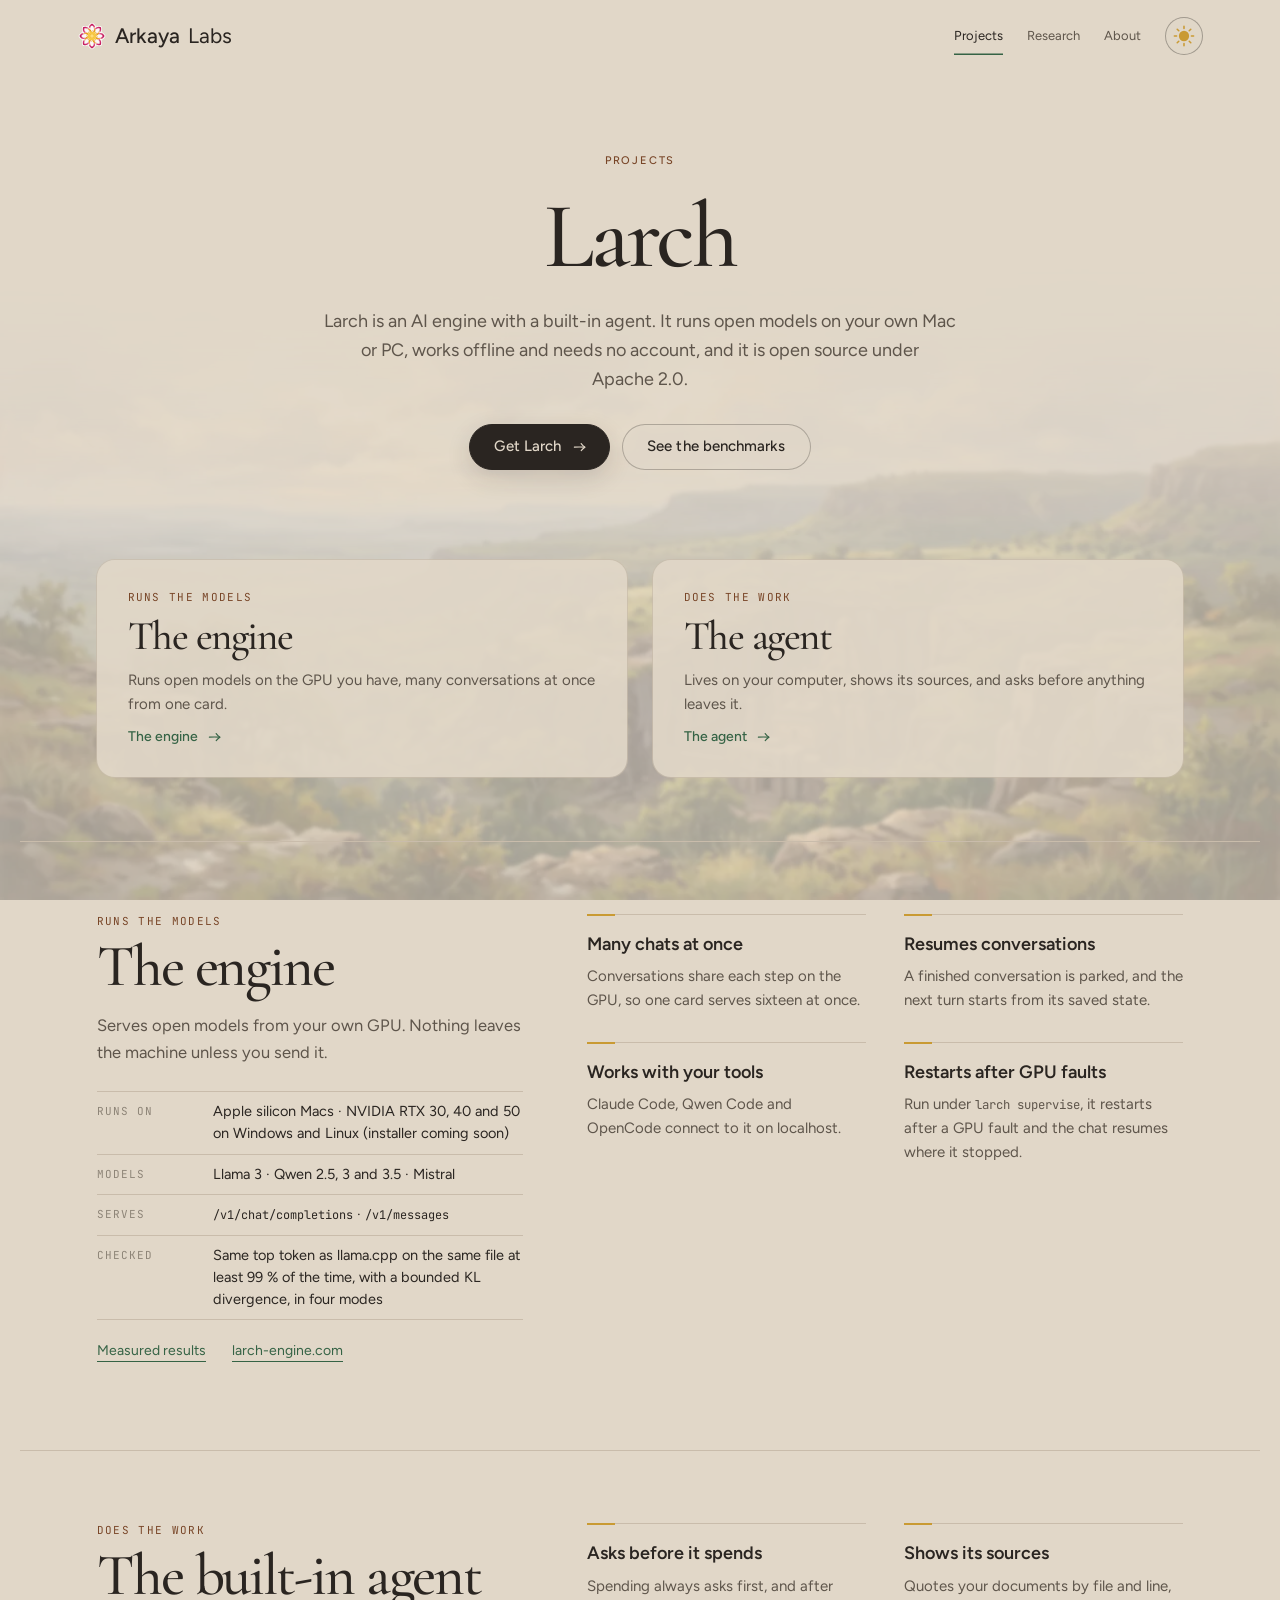
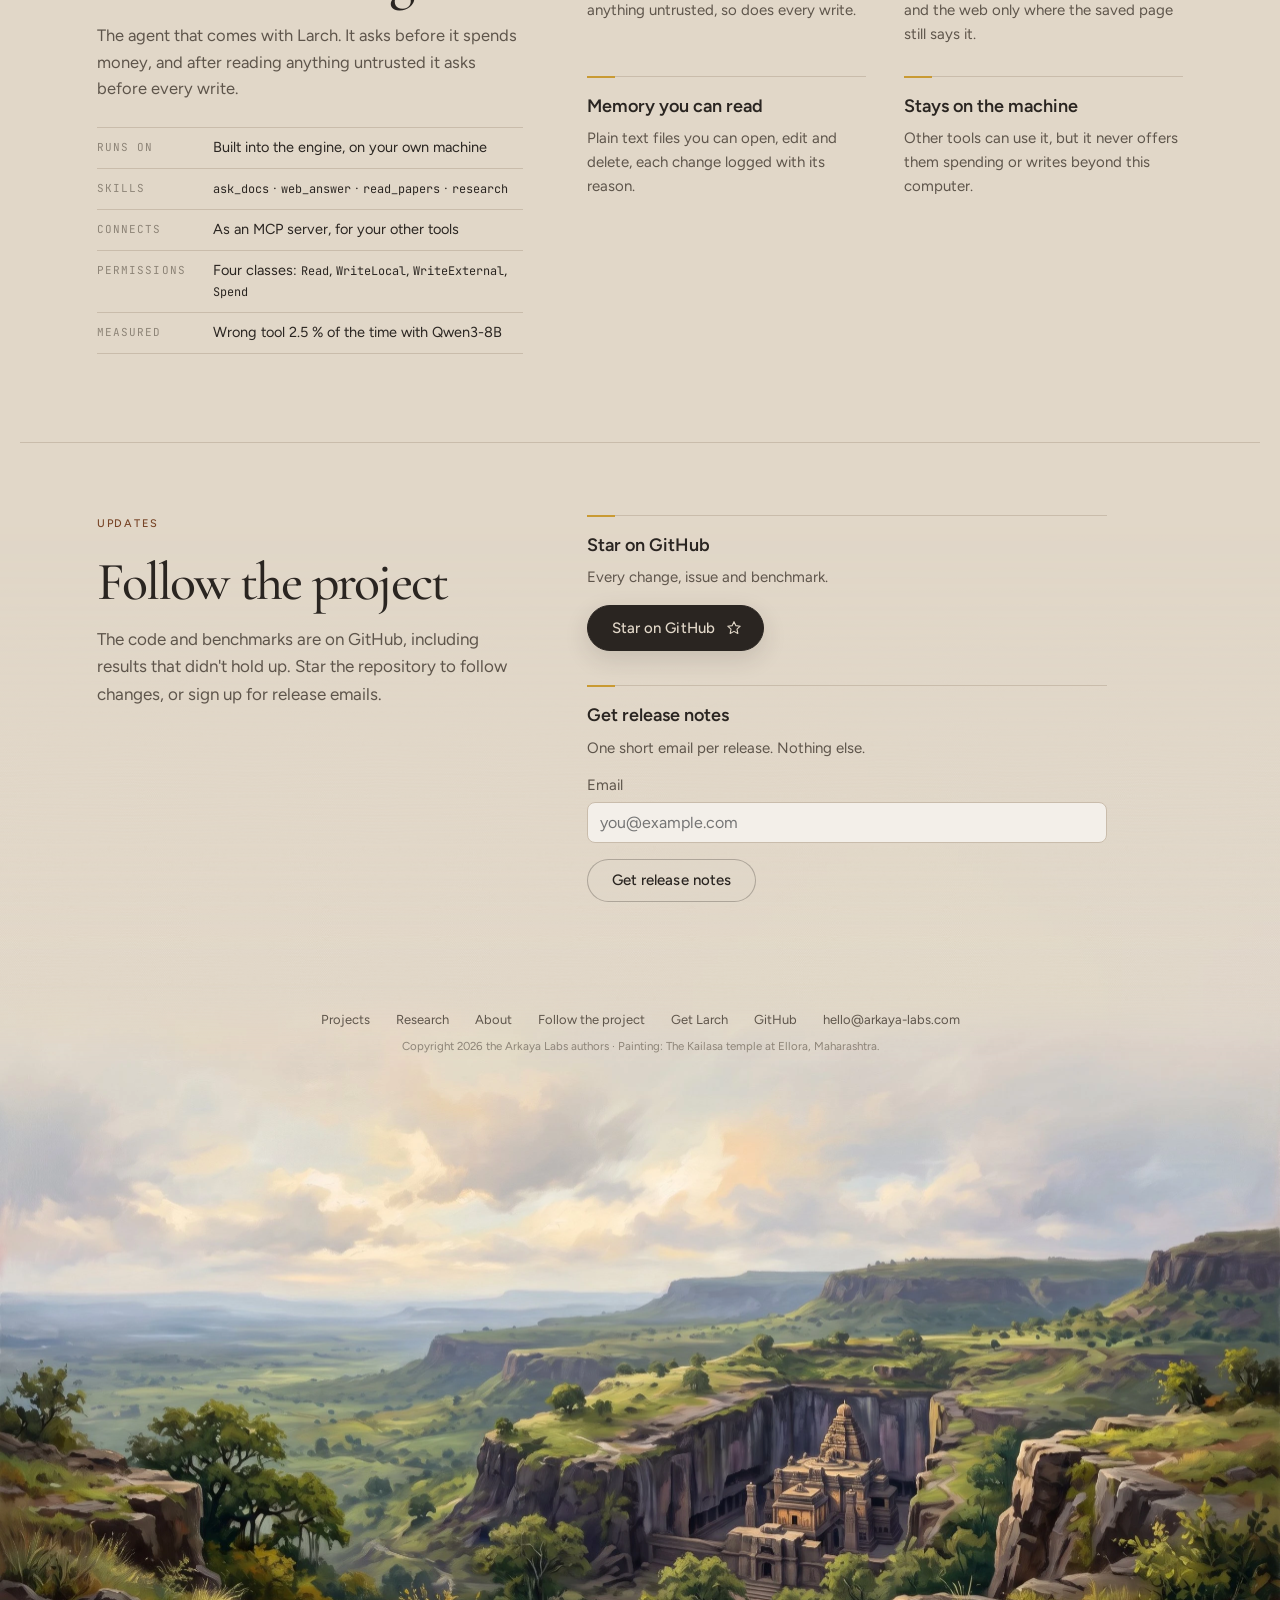
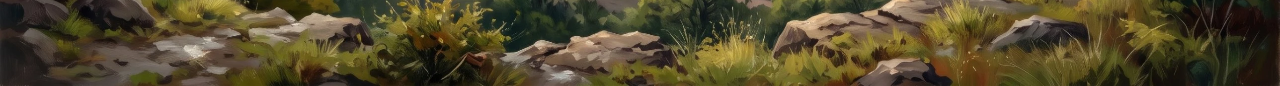
<file: projects.html>
<!doctype html>
<html lang="en" class="page-ellora">
<head>
<meta charset="utf-8">
<meta name="viewport" content="width=device-width,initial-scale=1">
<meta name="theme-color" content="#f3ebdc">
<meta name="description" content="Larch is an open-source AI engine with a built-in agent, for macOS, Windows and Linux: Apple silicon Macs and PCs with NVIDIA RTX GPUs. Apache 2.0.">
<title>Larch: local AI engine with a built-in agent | Arkaya Labs</title>
<link rel="canonical" href="https://arkaya-labs.com/projects">
<meta property="og:type" content="website">
<meta property="og:site_name" content="Arkaya Labs">
<meta property="og:title" content="Larch: local AI engine with a built-in agent | Arkaya Labs">
<meta property="og:description" content="Larch is an open-source AI engine with a built-in agent, for macOS, Windows and Linux: Apple silicon Macs and PCs with NVIDIA RTX GPUs. Apache 2.0.">
<meta property="og:url" content="https://arkaya-labs.com/projects">
<meta property="og:image" content="https://arkaya-labs.com/assets/og/ellora.jpg">
<meta name="twitter:card" content="summary_large_image">
<script type="application/ld+json">{"@context":"https://schema.org","@graph":[{"@type":"Organization","@id":"https://arkaya-labs.com/#org","name":"Arkaya Labs","url":"https://arkaya-labs.com/","logo":"https://arkaya-labs.com/assets/mark.svg","email":"hello@arkaya-labs.com","sameAs":["https://github.com/Arkaya-Labs/Larch","https://github.com/arkaya-labs"]},{"@type":"WebSite","@id":"https://arkaya-labs.com/#site","url":"https://arkaya-labs.com/","name":"Arkaya Labs","publisher":{"@id":"https://arkaya-labs.com/#org"}}]}</script>
<link rel="icon" href="assets/favicon.svg" type="image/svg+xml">
<link rel="preconnect" href="https://fonts.googleapis.com">
<link rel="preconnect" href="https://fonts.gstatic.com" crossorigin>
<link href="https://fonts.googleapis.com/css2?family=Cormorant+Garamond:wght@400;500;600&family=Figtree:wght@400;500;600&family=JetBrains+Mono:wght@400;500&display=swap" rel="stylesheet">
<script src="theme.js"></script>
<link rel="preload" as="image" href="assets/ellora.small.webp">
<link rel="preload" as="image" href="assets/ellora.night.small.webp">
<link rel="stylesheet" href="styles.css">
<script src="site.js" defer></script>
</head>
<body>
<div id="arkaya-site">
<div class="ark-page">
<div class="ark-landscape" aria-hidden="true"><div class="ark-landscape-image ark-landscape-day"></div><div class="ark-landscape-image ark-landscape-night"></div></div>
<div class="ark-wash" aria-hidden="true"></div>
<div class="ark-content">
<header class="ark-header">
  <a class="ark-brand" href="index.html" aria-label="Arkaya Labs, home"><span class="mkw"><img class="mk light" src="assets/mark.svg" alt=""><img class="mk dark" src="assets/mark-dark.svg" alt=""></span>Arkaya <span>Labs</span></a>
  <nav aria-label="Site"><a href="projects.html" aria-current="page">Projects</a><a href="research.html">Research</a><a href="about.html">About</a><button class="theme" id="theme" type="button" aria-pressed="false" aria-label="Switch to dark mode"><svg viewBox="0 0 24 24" aria-hidden="true"><defs><mask id="bite"><rect width="24" height="24" fill="#fff"/><circle class="bite" cx="30" cy="4" r="7" fill="#000"/></mask></defs><g class="rays" stroke-linecap="round" fill="none"><path d="M12 1.5v2.4M12 20.1v2.4M1.5 12h2.4M20.1 12h2.4M4.6 4.6l1.7 1.7M17.7 17.7l1.7 1.7M19.4 4.6l-1.7 1.7M6.3 17.7l-1.7 1.7"/></g><circle class="disc" cx="12" cy="12" r="5.6" mask="url(#bite)"/></svg></button></nav>
</header>
<main>
<section class="ark-hero short" id="ark-top">
  <div class="ark-hero-main">
    <div class="ark-eyebrow">PROJECTS</div>
    <h1>Larch</h1>
    <p class="ark-intro">Larch is an AI engine with a built-in agent. It runs open models on your own Mac or PC, works offline and needs no account, and it is open source under Apache&nbsp;2.0.</p>
    <div class="ark-cta"><a class="btn" href="https://larch-engine.com">Get Larch<svg class="btn-arrow" viewBox="0 0 24 24" aria-hidden="true"><path d="M4.5 12.2c4.4-.3 9-.3 13.8 0"/><path d="M13.6 7.4c1.4 1.9 3 3.5 4.9 4.8-1.9 1.2-3.5 2.8-4.9 4.6"/></svg></a><a class="btn ghost" href="research.html#ledger">See the benchmarks</a></div>
  </div>
</section>
<section class="ark-section first pp-glance" aria-label="Larch at a glance">
  <div class="pp-trio">
    <a class="pp-card" href="#engine">
      <span class="kind">Runs the models</span>
      <h2>The engine</h2>
      <p>Runs open models on the GPU you have, many conversations at once from one card.</p>
      <span class="pp-go">The engine<svg viewBox="0 0 24 24" aria-hidden="true"><path d="M4.5 12.2c4.4-.3 9-.3 13.8 0"/><path d="M13.6 7.4c1.4 1.9 3 3.5 4.9 4.8-1.9 1.2-3.5 2.8-4.9 4.6"/></svg></span>
    </a>
    <a class="pp-card" href="#agent">
      <span class="kind">Does the work</span>
      <h2>The agent</h2>
      <p>Lives on your computer, shows its sources, and asks before anything leaves it.</p>
      <span class="pp-go">The agent<svg viewBox="0 0 24 24" aria-hidden="true"><path d="M4.5 12.2c4.4-.3 9-.3 13.8 0"/><path d="M13.6 7.4c1.4 1.9 3 3.5 4.9 4.8-1.9 1.2-3.5 2.8-4.9 4.6"/></svg></span>
    </a>
  </div>
</section>
<section class="ark-section pp" id="engine" aria-labelledby="engine-title">
  <div class="pp-grid">
    <div class="pp-intro">
      <span class="kind">Runs the models</span>
      <h2 id="engine-title">The engine</h2>
      <p class="lede">Serves open models from your own GPU. Nothing leaves the machine unless you send it.</p>
      <dl class="pp-facts">
        <div><dt>Runs on</dt><dd>Apple silicon Macs · NVIDIA RTX 30, 40 and 50 on Windows and Linux (installer coming soon)</dd></div>
        <div><dt>Models</dt><dd>Llama 3 · Qwen 2.5, 3 and 3.5 · Mistral</dd></div>
        <div><dt>Serves</dt><dd><code>/v1/chat/completions</code> · <code>/v1/messages</code></dd></div>
        <div><dt>Checked</dt><dd>Same top token as llama.cpp on the same file at least 99 % of the time, with a bounded KL divergence, in four modes</dd></div>
      </dl>
      <a class="ark-more" href="research.html#ledger">Measured results</a>
      <a class="ark-more" href="https://larch-engine.com">larch-engine.com</a>
    </div>
    <ul class="pp-feats">
      <li><h3>Many chats at once</h3><p>Conversations share each step on the GPU, so one card serves sixteen at once.</p></li>
      <li><h3>Resumes conversations</h3><p>A finished conversation is parked, and the next turn starts from its saved state.</p></li>
      <li><h3>Works with your tools</h3><p>Claude Code, Qwen Code and OpenCode connect to it on localhost.</p></li>
      <li><h3>Restarts after GPU faults</h3><p>Run under <code>larch supervise</code>, it restarts after a GPU fault and the chat resumes where it stopped.</p></li>
    </ul>
  </div>
</section>
<section class="ark-section pp" id="agent" aria-labelledby="agent-title">
  <div class="pp-grid">
    <div class="pp-intro">
      <span class="kind">Does the work</span>
      <h2 id="agent-title">The built-in agent</h2>
      <p class="lede">The agent that comes with Larch. It asks before it spends money, and after reading anything untrusted it asks before every write.</p>
      <dl class="pp-facts">
        <div><dt>Runs on</dt><dd>Built into the engine, on your own machine</dd></div>
        <div><dt>Skills</dt><dd><code>ask_docs</code> · <code>web_answer</code> · <code>read_papers</code> · <code>research</code></dd></div>
        <div><dt>Connects</dt><dd>As an MCP server, for your other tools</dd></div>
        <div><dt>Permissions</dt><dd>Four classes: <code>Read</code>, <code>WriteLocal</code>, <code>WriteExternal</code>, <code>Spend</code></dd></div>
        <div><dt>Measured</dt><dd>Wrong tool 2.5 % of the time with Qwen3-8B</dd></div>
      </dl>
    </div>
    <ul class="pp-feats">
      <li><h3>Asks before it spends</h3><p>Spending always asks first, and after anything untrusted, so does every write.</p></li>
      <li><h3>Shows its sources</h3><p>Quotes your documents by file and line, and the web only where the saved page still says it.</p></li>
      <li><h3>Memory you can read</h3><p>Plain text files you can open, edit and delete, each change logged with its reason.</p></li>
      <li><h3>Stays on the machine</h3><p>Other tools can use it, but it never offers them spending or writes beyond this computer.</p></li>
    </ul>
  </div>
</section>
<section class="ark-section" id="follow" aria-labelledby="follow-title">
  <div class="register">
    <div>
      <div class="ark-eyebrow">UPDATES</div>
      <h2 id="follow-title">Follow the project</h2>
      <p class="lede">The code and benchmarks are on GitHub, including results that didn't hold up. Star the repository to follow changes, or sign up for release emails.</p>
    </div>
    <div class="follow-ways">
      <div class="follow-way">
        <h3>Star on GitHub</h3>
        <p>Every change, issue and benchmark.</p>
        <a class="btn" href="https://github.com/Arkaya-Labs/Larch">Star on GitHub<svg class="btn-arrow" viewBox="0 0 24 24" aria-hidden="true"><path d="M12 3.6l2.5 5.3 5.8.7-4.3 4 1.1 5.7L12 16.5l-5.1 2.8 1.1-5.7-4.3-4 5.8-.7z"/></svg></a>
      </div>
      <form class="signup follow-way" id="signup" novalidate data-endpoint="">
        <h3>Get release notes</h3>
        <p>One short email per release. Nothing else.</p>
        <label for="su-email">Email</label>
        <input id="su-email" name="email" type="email" required autocomplete="email" placeholder="you@example.com">
        <button class="btn ghost" type="submit" id="su-btn">Get release notes</button>
        <p class="su-msg" id="su-msg" aria-live="polite"></p>
      </form>
    </div>
  </div>
</section>
</main>
<footer class="ark-imprint">
  <a href="projects.html">Projects</a><a href="research.html">Research</a><a href="about.html">About</a><a href="projects.html#follow">Follow the project</a><a href="https://larch-engine.com">Get Larch</a><a href="https://github.com/Arkaya-Labs/Larch">GitHub</a><a href="mailto:hello@arkaya-labs.com">hello@arkaya-labs.com</a>
  <p class="fine">Copyright 2026 the Arkaya Labs authors · Painting: The Kailasa temple at Ellora, Maharashtra.</p>
</footer>
<section class="ark-reveal" aria-label="The Kailasa temple at Ellora, Maharashtra">
  <div class="ark-lead" aria-hidden="true"></div>
  <div class="ark-painting-pair">
    <img class="ark-final-painting ark-painting-day" src="assets/ellora.webp" width="2576" height="1438" alt="A painting of the Kailasa temple at Ellora, carved down into the rock of the Deccan plateau, a river winding across the plain below a soft, clouded sky" loading="lazy" decoding="async" data-live="ellora">
    <img class="ark-final-painting ark-painting-night" src="assets/ellora.night.webp" width="2576" height="1438" alt="The same temple under a full moon behind thin cloud, lamps lit in its halls and the river pale on the plain" loading="lazy" decoding="async" aria-hidden="true">
  </div>
</section>
</div>
</div>
</div>
</body>
</html>
</file>
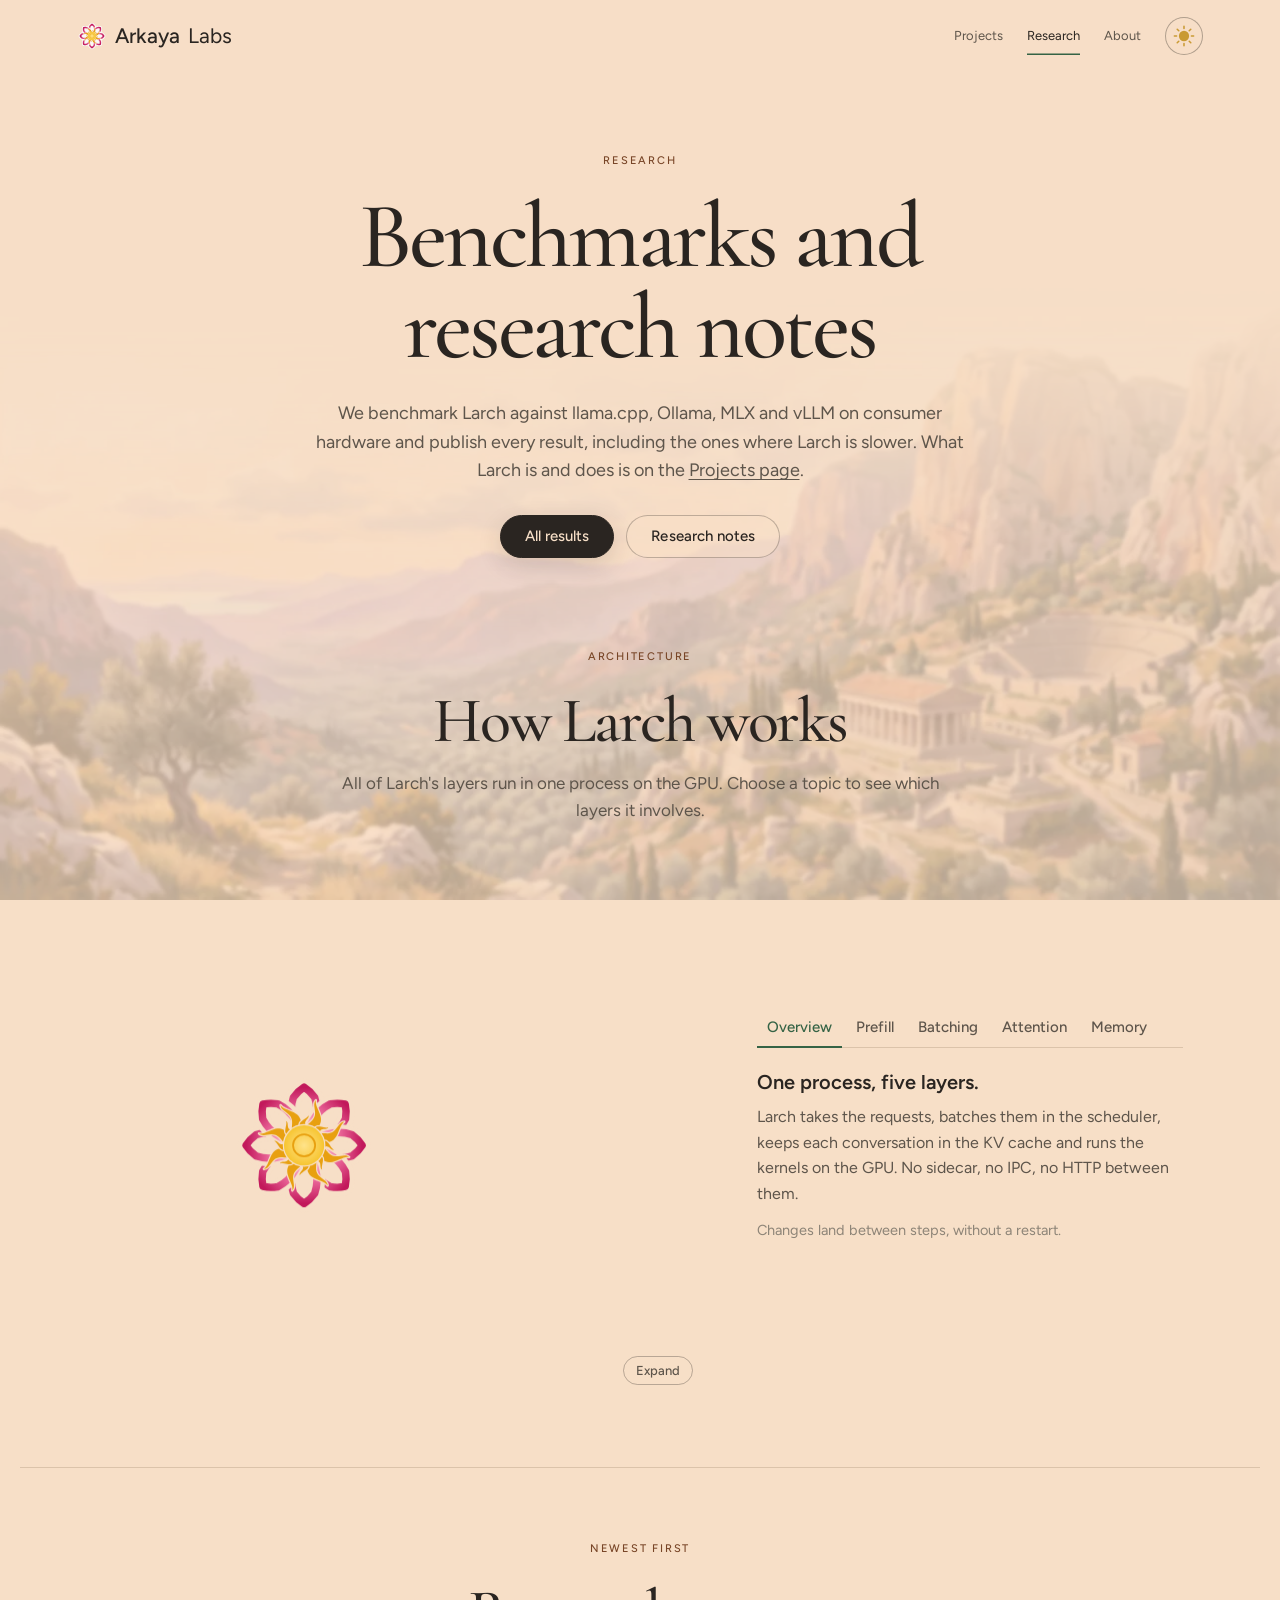
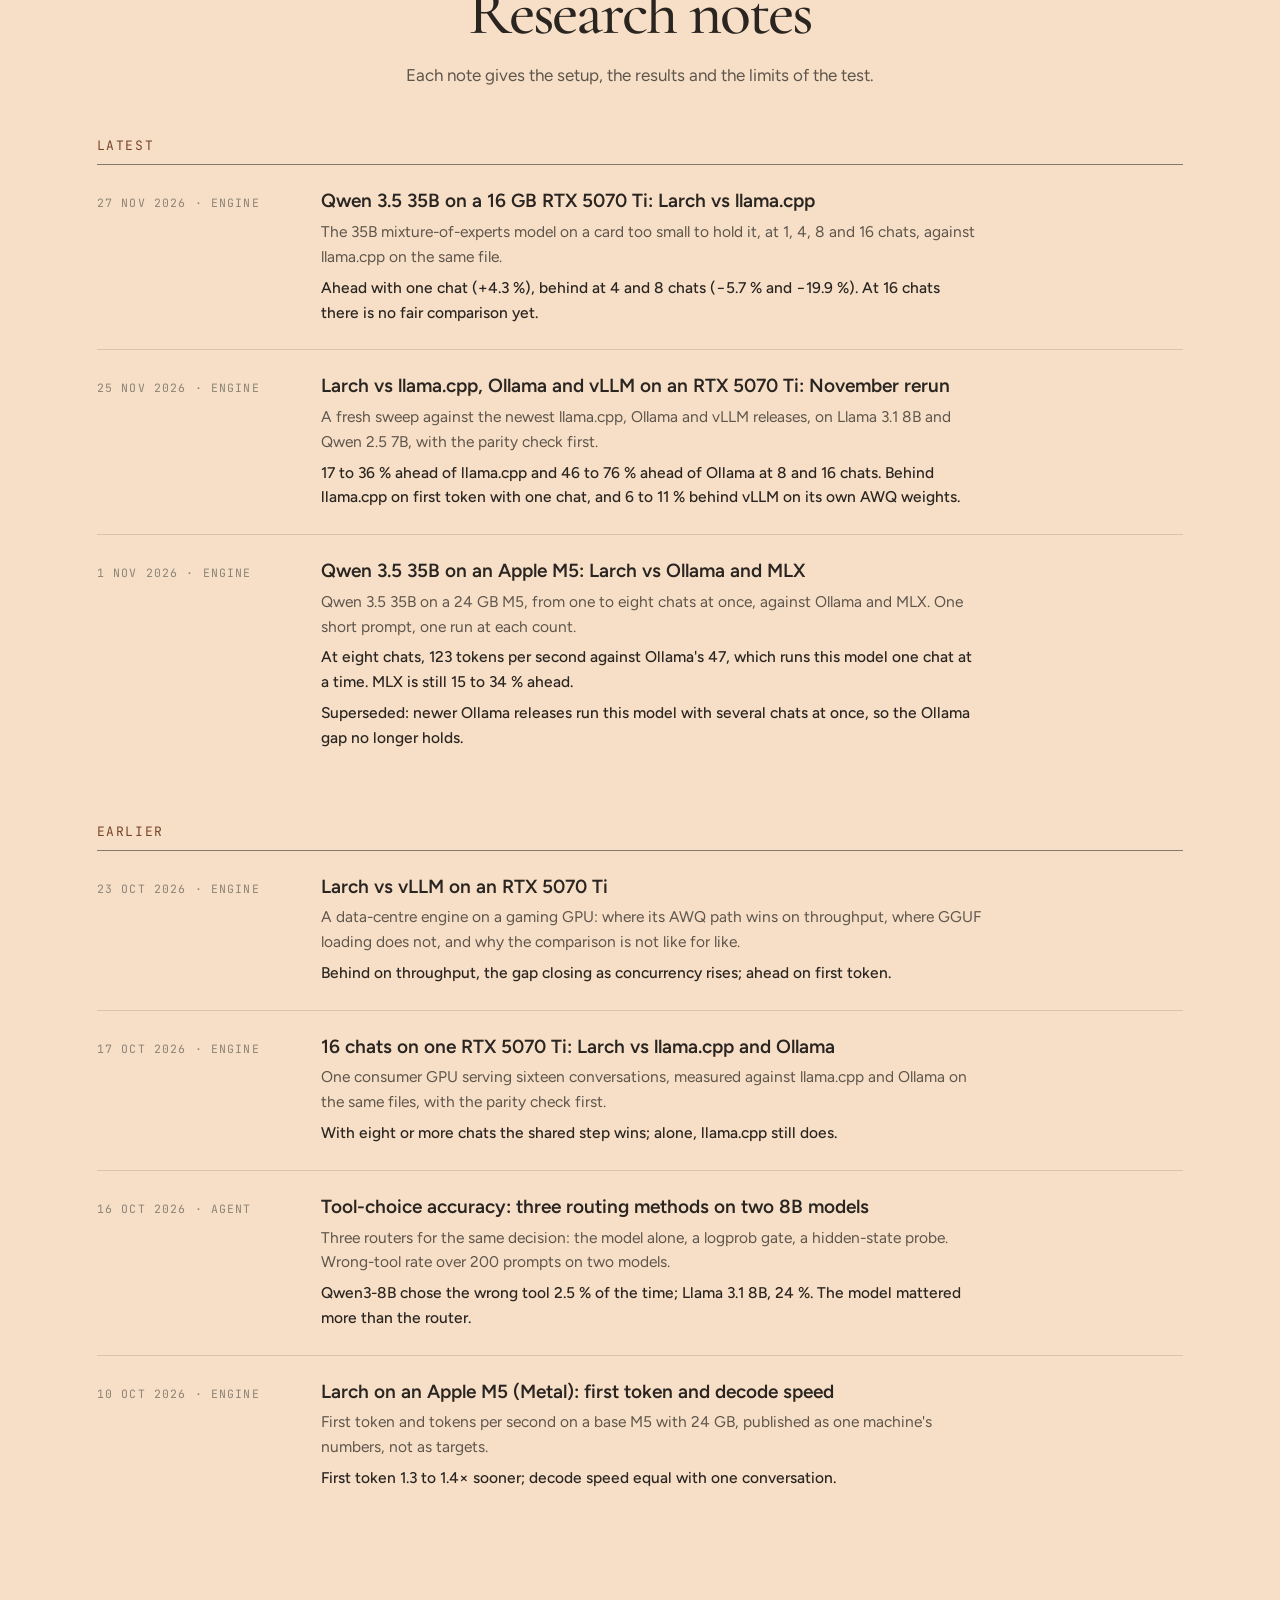
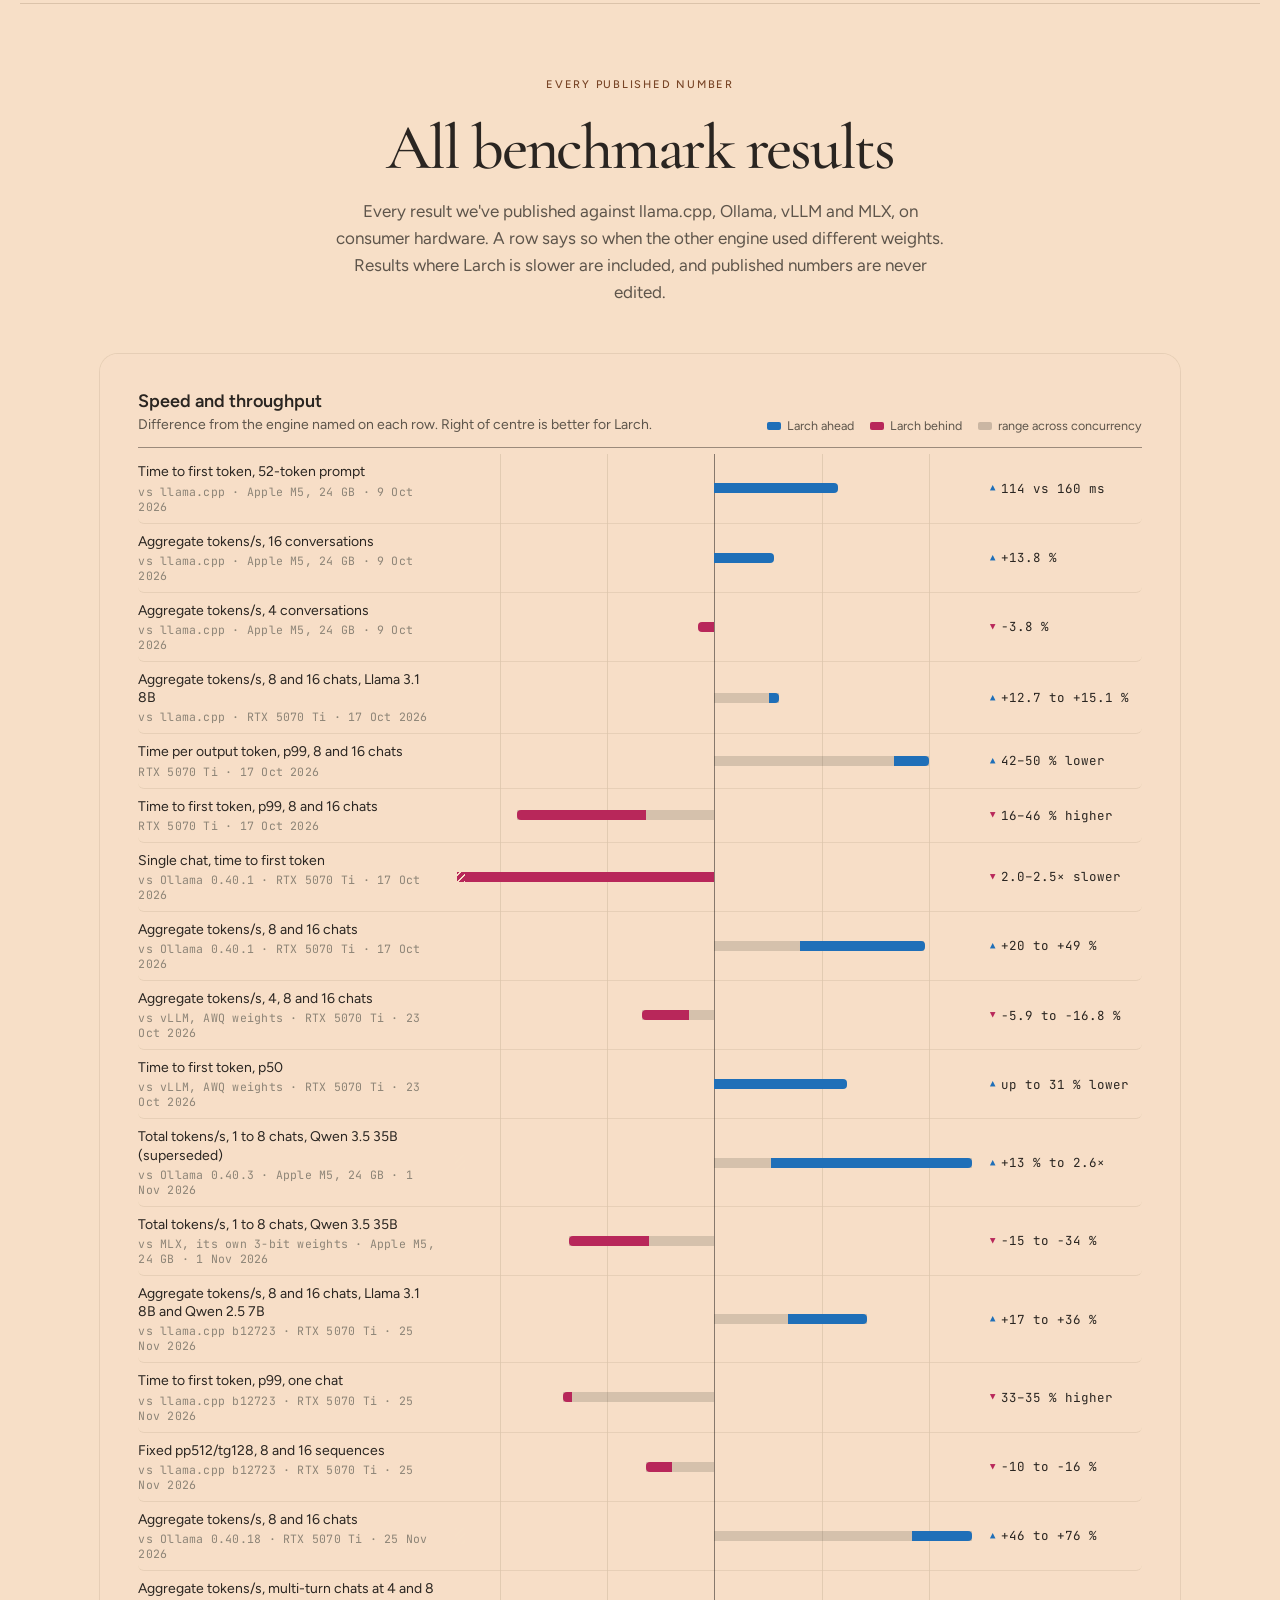
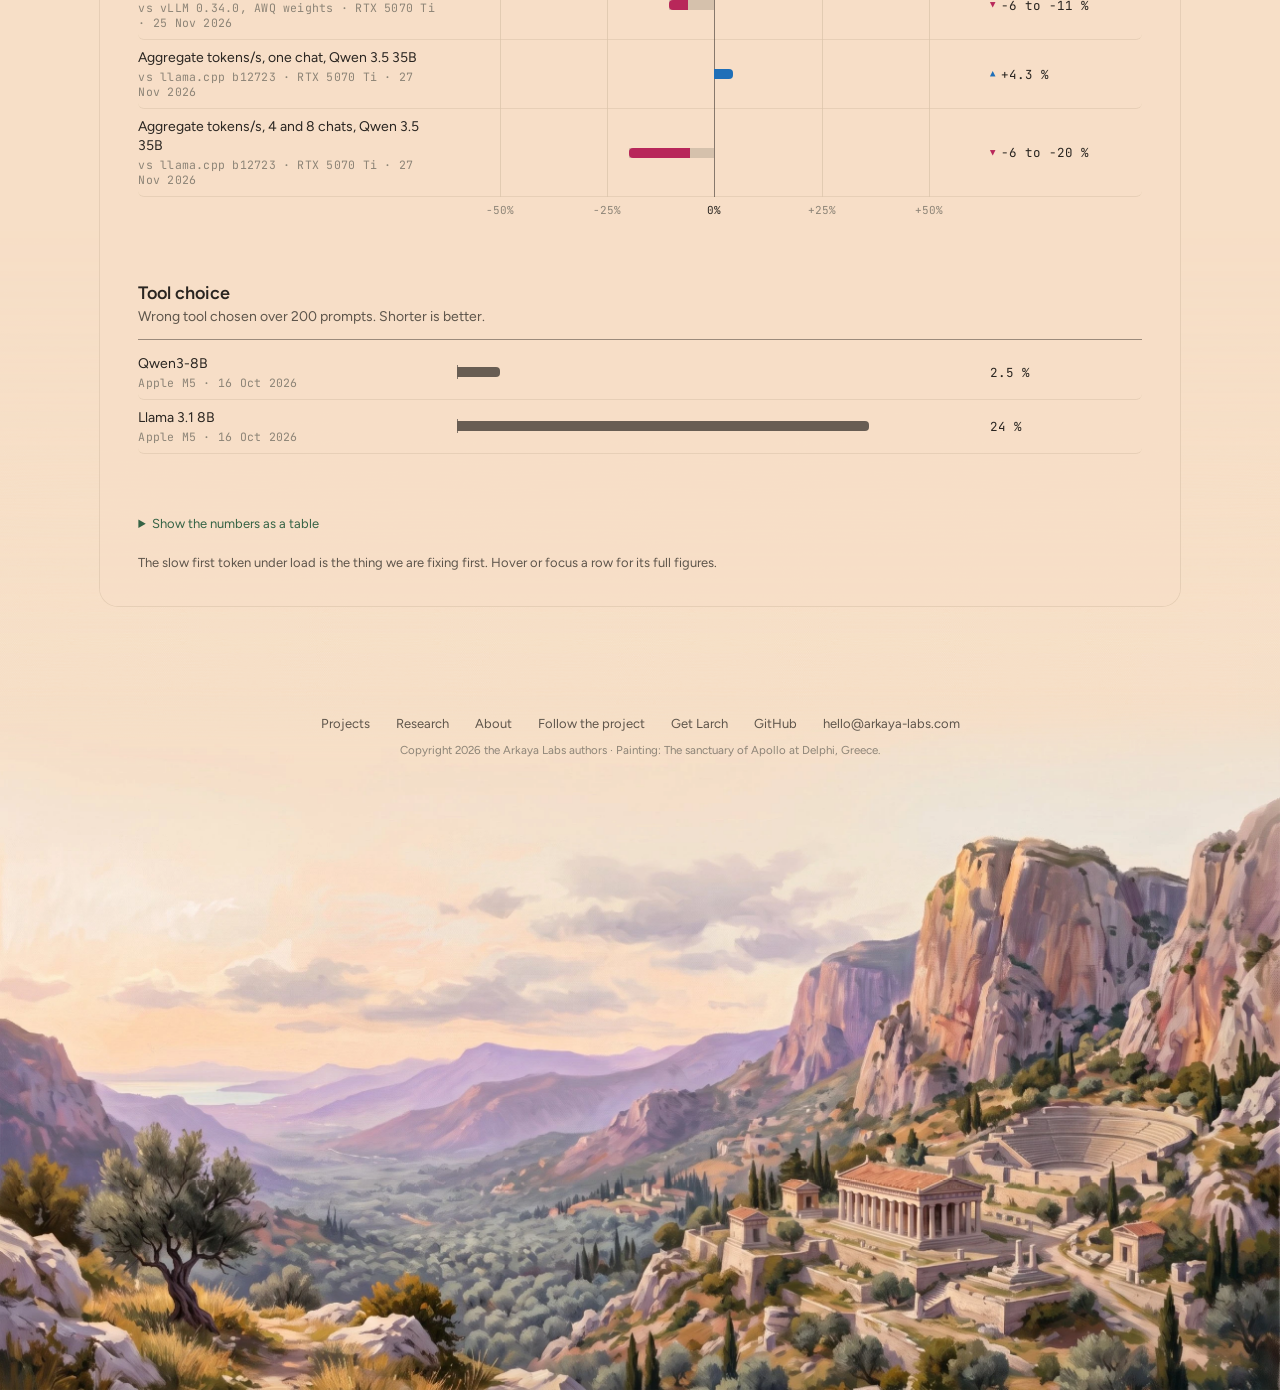
<file: research.html>
<!doctype html>
<html lang="en" class="page-delphi">
<head>
<meta charset="utf-8">
<meta name="viewport" content="width=device-width,initial-scale=1">
<meta name="theme-color" content="#f3ebdc">
<meta name="description" content="Benchmarks of Larch against llama.cpp, Ollama, MLX and vLLM on consumer GPUs and Apple silicon, including the results where Larch is slower.">
<title>Local LLM inference benchmarks | Arkaya Labs</title>
<link rel="canonical" href="https://arkaya-labs.com/research">
<meta property="og:type" content="website">
<meta property="og:site_name" content="Arkaya Labs">
<meta property="og:title" content="Local LLM inference benchmarks | Arkaya Labs">
<meta property="og:description" content="Benchmarks of Larch against llama.cpp, Ollama, MLX and vLLM on consumer GPUs and Apple silicon, including the results where Larch is slower.">
<meta property="og:url" content="https://arkaya-labs.com/research">
<meta property="og:image" content="https://arkaya-labs.com/assets/og/delphi.jpg">
<meta name="twitter:card" content="summary_large_image">
<script type="application/ld+json">{"@context":"https://schema.org","@graph":[{"@type":"Organization","@id":"https://arkaya-labs.com/#org","name":"Arkaya Labs","url":"https://arkaya-labs.com/","logo":"https://arkaya-labs.com/assets/mark.svg","email":"hello@arkaya-labs.com","sameAs":["https://github.com/Arkaya-Labs/Larch","https://github.com/arkaya-labs"]},{"@type":"WebSite","@id":"https://arkaya-labs.com/#site","url":"https://arkaya-labs.com/","name":"Arkaya Labs","publisher":{"@id":"https://arkaya-labs.com/#org"}}]}</script>
<link rel="icon" href="assets/favicon.svg" type="image/svg+xml">
<link rel="preconnect" href="https://fonts.googleapis.com">
<link rel="preconnect" href="https://fonts.gstatic.com" crossorigin>
<link href="https://fonts.googleapis.com/css2?family=Cormorant+Garamond:wght@400;500;600&family=Figtree:wght@400;500;600&family=JetBrains+Mono:wght@400;500&display=swap" rel="stylesheet">
<script src="theme.js"></script>
<link rel="preload" as="image" href="assets/delphi.small.webp">
<link rel="preload" as="image" href="assets/delphi.night.small.webp">
<link rel="stylesheet" href="styles.css">
<script src="site.js" defer></script>
</head>
<body>
<div id="arkaya-site">
<div class="ark-page">
<div class="ark-landscape" aria-hidden="true"><div class="ark-landscape-image ark-landscape-day"></div><div class="ark-landscape-image ark-landscape-night"></div></div>
<div class="ark-wash" aria-hidden="true"></div>
<div class="ark-content">
<header class="ark-header">
  <a class="ark-brand" href="index.html" aria-label="Arkaya Labs, home"><span class="mkw"><img class="mk light" src="assets/mark.svg" alt=""><img class="mk dark" src="assets/mark-dark.svg" alt=""></span>Arkaya <span>Labs</span></a>
  <nav aria-label="Site"><a href="projects.html">Projects</a><a href="research.html" aria-current="page">Research</a><a href="about.html">About</a><button class="theme" id="theme" type="button" aria-pressed="false" aria-label="Switch to dark mode"><svg viewBox="0 0 24 24" aria-hidden="true"><defs><mask id="bite"><rect width="24" height="24" fill="#fff"/><circle class="bite" cx="30" cy="4" r="7" fill="#000"/></mask></defs><g class="rays" stroke-linecap="round" fill="none"><path d="M12 1.5v2.4M12 20.1v2.4M1.5 12h2.4M20.1 12h2.4M4.6 4.6l1.7 1.7M17.7 17.7l1.7 1.7M19.4 4.6l-1.7 1.7M6.3 17.7l-1.7 1.7"/></g><circle class="disc" cx="12" cy="12" r="5.6" mask="url(#bite)"/></svg></button></nav>
</header>
<main>
<section class="ark-hero short" id="ark-top">
  <div class="ark-hero-main">
    <div class="ark-eyebrow">RESEARCH</div>
    <h1>Benchmarks and<br>research notes</h1>
    <p class="ark-intro">We benchmark Larch against llama.cpp, Ollama, MLX and vLLM on consumer hardware and publish every result, including the ones where Larch is slower. What Larch is and does is on the <a href="projects.html">Projects page</a>.</p>
    <div class="ark-cta"><a class="btn" href="#ledger">All results</a><a class="btn ghost" href="#notes">Research notes</a></div>
  </div>
</section>
<section class="ark-section first" id="stack" aria-labelledby="stack-title">
  <div class="ark-head">
    <div class="ark-eyebrow">ARCHITECTURE</div>
    <h2 id="stack-title">How Larch works</h2>
    <p class="lede">All of Larch's layers run in one process on the GPU. Choose a topic to see which layers it involves.</p>
  </div>
  <div class="stackgrid">
    <div class="stackfig"><svg class="stack" viewBox="0 0 720 612" role="img" aria-label="Larch: workload, scheduler, KV cache, kernels and GPU, in one process.">
  <defs>
    <filter id="hand" x="-5%" y="-5%" width="110%" height="110%"><feTurbulence type="fractalNoise" baseFrequency=".012" numOctaves="2" seed="7" result="n"/><feDisplacementMap in="SourceGraphic" in2="n" scale="4" xChannelSelector="R" yChannelSelector="G"/></filter>
    <filter id="grain" x="0" y="0" width="100%" height="100%"><feTurbulence type="fractalNoise" baseFrequency=".9" numOctaves="1" seed="3" result="g"/><feColorMatrix in="g" type="matrix" values="0 0 0 0 .5 0 0 0 0 .4 0 0 0 0 .3 0 0 0 .18 0" result="t"/><feComposite in="t" in2="SourceGraphic" operator="in" result="m"/><feBlend in="SourceGraphic" in2="m" mode="multiply"/></filter>
  </defs>
  <line class="loop" x1="60" y1="84" x2="60" y2="520"/>
  <g class="slabs"><g class="slab l4" data-i="4"><g filter="url(#hand)"><path class="side left" d="M80,0 L250,85 L250,101 L80,16 Z"/><path class="side right" d="M250,85 L420,0 L420,16 L250,101 Z"/>
      <path class="top" d="M250,-85 L420,0 L250,85 L80,0 Z"/>
      <g clip-path="url(#clip4)"><path d="M154,-48 l59,-30" class="brush"/><path d="M173,-38 l59,-30" class="brush"/><path d="M193,-29 l59,-30" class="brush"/><path d="M212,-19 l59,-30" class="brush"/><path d="M231,-10 l59,-30" class="brush"/><path d="M250,0 l59,-30" class="brush"/><path d="M269,10 l59,-30" class="brush"/><path d="M288,19 l59,-30" class="brush"/><path d="M307,29 l59,-30" class="brush"/><path d="M327,38 l59,-30" class="brush"/><path d="M346,48 l59,-30" class="brush"/></g>
      <path class="inner" d="M250,-52.7 L355.4,0 L250,52.7 L144.6,0 Z"/></g>
      <clipPath id="clip4"><path d="M250,-85 L420,0 L250,85 L80,0 Z"/></clipPath>
      <line class="tie" x1="422" y1="2" x2="476" y2="2"/><circle class="dot" cx="476" cy="2" r="3.5"/>
      <text class="name" x="492" y="-4">GPU</text><text class="meta" x="492" y="18">RTX · Apple silicon</text>
      <line class="spine" x1="78" y1="2" x2="60" y2="2"/><circle class="dot" cx="60" cy="2" r="3.5"/>
    </g><g class="slab l3" data-i="3"><g filter="url(#hand)"><path class="side left" d="M80,0 L250,85 L250,101 L80,16 Z"/><path class="side right" d="M250,85 L420,0 L420,16 L250,101 Z"/>
      <path class="top" d="M250,-85 L420,0 L250,85 L80,0 Z"/>
      <g clip-path="url(#clip3)"><path d="M154,-48 l59,-30" class="brush"/><path d="M173,-38 l59,-30" class="brush"/><path d="M193,-29 l59,-30" class="brush"/><path d="M212,-19 l59,-30" class="brush"/><path d="M231,-10 l59,-30" class="brush"/><path d="M250,0 l59,-30" class="brush"/><path d="M269,10 l59,-30" class="brush"/><path d="M288,19 l59,-30" class="brush"/><path d="M307,29 l59,-30" class="brush"/><path d="M327,38 l59,-30" class="brush"/><path d="M346,48 l59,-30" class="brush"/></g>
      <path class="inner" d="M250,-52.7 L355.4,0 L250,52.7 L144.6,0 Z"/></g>
      <clipPath id="clip3"><path d="M250,-85 L420,0 L250,85 L80,0 Z"/></clipPath>
      <line class="tie" x1="422" y1="2" x2="476" y2="2"/><circle class="dot" cx="476" cy="2" r="3.5"/>
      <text class="name" x="492" y="-4">Kernels</text><text class="meta" x="492" y="18">CUDA · Metal · HIP</text>
      <line class="spine" x1="78" y1="2" x2="60" y2="2"/><circle class="dot" cx="60" cy="2" r="3.5"/>
    </g><g class="slab l2" data-i="2"><g filter="url(#hand)"><path class="side left" d="M80,0 L250,85 L250,101 L80,16 Z"/><path class="side right" d="M250,85 L420,0 L420,16 L250,101 Z"/>
      <path class="top" d="M250,-85 L420,0 L250,85 L80,0 Z"/>
      <g clip-path="url(#clip2)"><path d="M154,-48 l59,-30" class="brush"/><path d="M173,-38 l59,-30" class="brush"/><path d="M193,-29 l59,-30" class="brush"/><path d="M212,-19 l59,-30" class="brush"/><path d="M231,-10 l59,-30" class="brush"/><path d="M250,0 l59,-30" class="brush"/><path d="M269,10 l59,-30" class="brush"/><path d="M288,19 l59,-30" class="brush"/><path d="M307,29 l59,-30" class="brush"/><path d="M327,38 l59,-30" class="brush"/><path d="M346,48 l59,-30" class="brush"/></g>
      <path class="inner" d="M250,-52.7 L355.4,0 L250,52.7 L144.6,0 Z"/></g>
      <clipPath id="clip2"><path d="M250,-85 L420,0 L250,85 L80,0 Z"/></clipPath>
      <line class="tie" x1="422" y1="2" x2="476" y2="2"/><circle class="dot" cx="476" cy="2" r="3.5"/>
      <text class="name" x="492" y="-4">KV cache</text><text class="meta" x="492" y="18">Paged · parked</text>
      <line class="spine" x1="78" y1="2" x2="60" y2="2"/><circle class="dot" cx="60" cy="2" r="3.5"/>
    </g><g class="slab l1" data-i="1"><g filter="url(#hand)"><path class="side left" d="M80,0 L250,85 L250,101 L80,16 Z"/><path class="side right" d="M250,85 L420,0 L420,16 L250,101 Z"/>
      <path class="top" d="M250,-85 L420,0 L250,85 L80,0 Z"/>
      <g clip-path="url(#clip1)"><path d="M154,-48 l59,-30" class="brush"/><path d="M173,-38 l59,-30" class="brush"/><path d="M193,-29 l59,-30" class="brush"/><path d="M212,-19 l59,-30" class="brush"/><path d="M231,-10 l59,-30" class="brush"/><path d="M250,0 l59,-30" class="brush"/><path d="M269,10 l59,-30" class="brush"/><path d="M288,19 l59,-30" class="brush"/><path d="M307,29 l59,-30" class="brush"/><path d="M327,38 l59,-30" class="brush"/><path d="M346,48 l59,-30" class="brush"/></g>
      <path class="inner" d="M250,-52.7 L355.4,0 L250,52.7 L144.6,0 Z"/></g>
      <clipPath id="clip1"><path d="M250,-85 L420,0 L250,85 L80,0 Z"/></clipPath>
      <line class="tie" x1="422" y1="2" x2="476" y2="2"/><circle class="dot" cx="476" cy="2" r="3.5"/>
      <text class="name" x="492" y="-4">Scheduler</text><text class="meta" x="492" y="18">Batching · prefill</text>
      <line class="spine" x1="78" y1="2" x2="60" y2="2"/><circle class="dot" cx="60" cy="2" r="3.5"/>
    </g><g class="slab l0" data-i="0"><g filter="url(#hand)"><path class="side left" d="M80,0 L250,85 L250,101 L80,16 Z"/><path class="side right" d="M250,85 L420,0 L420,16 L250,101 Z"/>
      <path class="top" d="M250,-85 L420,0 L250,85 L80,0 Z"/>
      <g clip-path="url(#clip0)"><path d="M154,-48 l59,-30" class="brush"/><path d="M173,-38 l59,-30" class="brush"/><path d="M193,-29 l59,-30" class="brush"/><path d="M212,-19 l59,-30" class="brush"/><path d="M231,-10 l59,-30" class="brush"/><path d="M250,0 l59,-30" class="brush"/><path d="M269,10 l59,-30" class="brush"/><path d="M288,19 l59,-30" class="brush"/><path d="M307,29 l59,-30" class="brush"/><path d="M327,38 l59,-30" class="brush"/><path d="M346,48 l59,-30" class="brush"/></g>
      <path class="inner" d="M250,-52.7 L355.4,0 L250,52.7 L144.6,0 Z"/></g>
      <clipPath id="clip0"><path d="M250,-85 L420,0 L250,85 L80,0 Z"/></clipPath>
      <line class="tie" x1="422" y1="2" x2="476" y2="2"/><circle class="dot" cx="476" cy="2" r="3.5"/>
      <text class="name" x="492" y="-4">Workload</text><text class="meta" x="492" y="18">Requests · sessions</text>
      <line class="spine" x1="78" y1="2" x2="60" y2="2"/><circle class="dot" cx="60" cy="2" r="3.5"/>
    </g></g><line class="beam b0" x1="60" y1="60" x2="250" y2="100"/><line class="beam b1" x1="60" y1="60" x2="250" y2="200"/><line class="beam b2" x1="60" y1="60" x2="250" y2="300"/><line class="beam b3" x1="60" y1="60" x2="250" y2="400"/><line class="beam b4" x1="60" y1="60" x2="250" y2="500"/><g class="mark"><g class="petals"><defs><linearGradient id="mk-petal" x1="0" y1="1" x2="0" y2="0"><stop offset="0" stop-color="#FFE3EE"/><stop offset=".55" stop-color="#EC6A9C"/><stop offset="1" stop-color="#C2185B"/></linearGradient><radialGradient id="mk-sun"><stop offset="0" stop-color="#FFE38A"/><stop offset="1" stop-color="#F7C531"/></radialGradient></defs><path d="M50 47 C56.67 41.60 60.96 29.00 57.14 17.84 C54.29 13.88 51.43 11.90 50.00 11.00 C48.57 11.90 45.71 13.88 42.86 17.84 C39.04 29.00 43.33 41.60 50.00 47.00 Z" transform="rotate(0.0 50 50)" stroke-linejoin="round" fill="var(--paper)" stroke="var(--paper)" stroke-width="11"/><path d="M50 47 C56.67 41.60 60.96 29.00 57.14 17.84 C54.29 13.88 51.43 11.90 50.00 11.00 C48.57 11.90 45.71 13.88 42.86 17.84 C39.04 29.00 43.33 41.60 50.00 47.00 Z" transform="rotate(0.0 50 50)" stroke-linejoin="round" fill="none" stroke="url(#mk-petal)" stroke-width="5"/><path d="M50 47 C56.67 41.60 60.96 29.00 57.14 17.84 C54.29 13.88 51.43 11.90 50.00 11.00 C48.57 11.90 45.71 13.88 42.86 17.84 C39.04 29.00 43.33 41.60 50.00 47.00 Z" transform="rotate(45.0 50 50)" stroke-linejoin="round" fill="var(--paper)" stroke="var(--paper)" stroke-width="11"/><path d="M50 47 C56.67 41.60 60.96 29.00 57.14 17.84 C54.29 13.88 51.43 11.90 50.00 11.00 C48.57 11.90 45.71 13.88 42.86 17.84 C39.04 29.00 43.33 41.60 50.00 47.00 Z" transform="rotate(45.0 50 50)" stroke-linejoin="round" fill="none" stroke="url(#mk-petal)" stroke-width="5"/><path d="M50 47 C56.67 41.60 60.96 29.00 57.14 17.84 C54.29 13.88 51.43 11.90 50.00 11.00 C48.57 11.90 45.71 13.88 42.86 17.84 C39.04 29.00 43.33 41.60 50.00 47.00 Z" transform="rotate(90.0 50 50)" stroke-linejoin="round" fill="var(--paper)" stroke="var(--paper)" stroke-width="11"/><path d="M50 47 C56.67 41.60 60.96 29.00 57.14 17.84 C54.29 13.88 51.43 11.90 50.00 11.00 C48.57 11.90 45.71 13.88 42.86 17.84 C39.04 29.00 43.33 41.60 50.00 47.00 Z" transform="rotate(90.0 50 50)" stroke-linejoin="round" fill="none" stroke="url(#mk-petal)" stroke-width="5"/><path d="M50 47 C56.67 41.60 60.96 29.00 57.14 17.84 C54.29 13.88 51.43 11.90 50.00 11.00 C48.57 11.90 45.71 13.88 42.86 17.84 C39.04 29.00 43.33 41.60 50.00 47.00 Z" transform="rotate(135.0 50 50)" stroke-linejoin="round" fill="var(--paper)" stroke="var(--paper)" stroke-width="11"/><path d="M50 47 C56.67 41.60 60.96 29.00 57.14 17.84 C54.29 13.88 51.43 11.90 50.00 11.00 C48.57 11.90 45.71 13.88 42.86 17.84 C39.04 29.00 43.33 41.60 50.00 47.00 Z" transform="rotate(135.0 50 50)" stroke-linejoin="round" fill="none" stroke="url(#mk-petal)" stroke-width="5"/><path d="M50 47 C56.67 41.60 60.96 29.00 57.14 17.84 C54.29 13.88 51.43 11.90 50.00 11.00 C48.57 11.90 45.71 13.88 42.86 17.84 C39.04 29.00 43.33 41.60 50.00 47.00 Z" transform="rotate(180.0 50 50)" stroke-linejoin="round" fill="var(--paper)" stroke="var(--paper)" stroke-width="11"/><path d="M50 47 C56.67 41.60 60.96 29.00 57.14 17.84 C54.29 13.88 51.43 11.90 50.00 11.00 C48.57 11.90 45.71 13.88 42.86 17.84 C39.04 29.00 43.33 41.60 50.00 47.00 Z" transform="rotate(180.0 50 50)" stroke-linejoin="round" fill="none" stroke="url(#mk-petal)" stroke-width="5"/><path d="M50 47 C56.67 41.60 60.96 29.00 57.14 17.84 C54.29 13.88 51.43 11.90 50.00 11.00 C48.57 11.90 45.71 13.88 42.86 17.84 C39.04 29.00 43.33 41.60 50.00 47.00 Z" transform="rotate(225.0 50 50)" stroke-linejoin="round" fill="var(--paper)" stroke="var(--paper)" stroke-width="11"/><path d="M50 47 C56.67 41.60 60.96 29.00 57.14 17.84 C54.29 13.88 51.43 11.90 50.00 11.00 C48.57 11.90 45.71 13.88 42.86 17.84 C39.04 29.00 43.33 41.60 50.00 47.00 Z" transform="rotate(225.0 50 50)" stroke-linejoin="round" fill="none" stroke="url(#mk-petal)" stroke-width="5"/><path d="M50 47 C56.67 41.60 60.96 29.00 57.14 17.84 C54.29 13.88 51.43 11.90 50.00 11.00 C48.57 11.90 45.71 13.88 42.86 17.84 C39.04 29.00 43.33 41.60 50.00 47.00 Z" transform="rotate(270.0 50 50)" stroke-linejoin="round" fill="var(--paper)" stroke="var(--paper)" stroke-width="11"/><path d="M50 47 C56.67 41.60 60.96 29.00 57.14 17.84 C54.29 13.88 51.43 11.90 50.00 11.00 C48.57 11.90 45.71 13.88 42.86 17.84 C39.04 29.00 43.33 41.60 50.00 47.00 Z" transform="rotate(270.0 50 50)" stroke-linejoin="round" fill="none" stroke="url(#mk-petal)" stroke-width="5"/><path d="M50 47 C56.67 41.60 60.96 29.00 57.14 17.84 C54.29 13.88 51.43 11.90 50.00 11.00 C48.57 11.90 45.71 13.88 42.86 17.84 C39.04 29.00 43.33 41.60 50.00 47.00 Z" transform="rotate(315.0 50 50)" stroke-linejoin="round" fill="var(--paper)" stroke="var(--paper)" stroke-width="11"/><path d="M50 47 C56.67 41.60 60.96 29.00 57.14 17.84 C54.29 13.88 51.43 11.90 50.00 11.00 C48.57 11.90 45.71 13.88 42.86 17.84 C39.04 29.00 43.33 41.60 50.00 47.00 Z" transform="rotate(315.0 50 50)" stroke-linejoin="round" fill="none" stroke="url(#mk-petal)" stroke-width="5"/></g><g class="sun"><g class="sunrays" fill="#E8A010" stroke="var(--paper)" stroke-width="1.6" stroke-linejoin="round" paint-order="stroke"><path d="M50.25 38.41 L50.94 37.48 L51.75 36.60 L52.64 35.76 L53.59 34.94 L54.52 34.11 L55.39 33.26 L56.15 32.35 L56.74 31.38 L57.14 30.34 L57.35 29.21 L57.38 28.00 L57.27 26.74 L57.08 25.45 L56.90 24.16 L56.80 22.91 L56.88 21.73 L57.22 20.65 L57.91 19.72 L57.91 19.72 L57.80 20.89 L57.96 22.17 L58.35 23.55 L58.90 24.99 L59.53 26.47 L60.15 27.94 L60.69 29.38 L61.09 30.76 L61.30 32.06 L61.31 33.28 L61.13 34.42 L60.78 35.49 L60.31 36.51 L59.78 37.50 L59.23 38.49 L58.73 39.50 L58.31 40.54 L58.01 41.63 Z"/><path d="M58.37 41.99 L59.51 41.82 L60.71 41.76 L61.94 41.80 L63.19 41.88 L64.43 41.96 L65.65 41.97 L66.82 41.87 L67.93 41.60 L68.95 41.14 L69.90 40.49 L70.77 39.66 L71.58 38.69 L72.36 37.65 L73.15 36.61 L73.97 35.65 L74.86 34.87 L75.86 34.35 L77.00 34.18 L77.00 34.18 L76.10 34.93 L75.30 35.95 L74.61 37.20 L73.98 38.61 L73.38 40.10 L72.78 41.58 L72.14 42.98 L71.45 44.23 L70.68 45.30 L69.82 46.17 L68.89 46.85 L67.89 47.36 L66.83 47.75 L65.75 48.07 L64.67 48.39 L63.60 48.74 L62.57 49.19 L61.59 49.75 Z"/><path d="M61.59 50.25 L62.52 50.94 L63.40 51.75 L64.24 52.64 L65.06 53.59 L65.89 54.52 L66.74 55.39 L67.65 56.15 L68.62 56.74 L69.66 57.14 L70.79 57.35 L72.00 57.38 L73.26 57.27 L74.55 57.08 L75.84 56.90 L77.09 56.80 L78.27 56.88 L79.35 57.22 L80.28 57.91 L80.28 57.91 L79.11 57.80 L77.83 57.96 L76.45 58.35 L75.01 58.90 L73.53 59.53 L72.06 60.15 L70.62 60.69 L69.24 61.09 L67.94 61.30 L66.72 61.31 L65.58 61.13 L64.51 60.78 L63.49 60.31 L62.50 59.78 L61.51 59.23 L60.50 58.73 L59.46 58.31 L58.37 58.01 Z"/><path d="M58.01 58.37 L58.18 59.51 L58.24 60.71 L58.20 61.94 L58.12 63.19 L58.04 64.43 L58.03 65.65 L58.13 66.82 L58.40 67.93 L58.86 68.95 L59.51 69.90 L60.34 70.77 L61.31 71.58 L62.35 72.36 L63.39 73.15 L64.35 73.97 L65.13 74.86 L65.65 75.86 L65.82 77.00 L65.82 77.00 L65.07 76.10 L64.05 75.30 L62.80 74.61 L61.39 73.98 L59.90 73.38 L58.42 72.78 L57.02 72.14 L55.77 71.45 L54.70 70.68 L53.83 69.82 L53.15 68.89 L52.64 67.89 L52.25 66.83 L51.93 65.75 L51.61 64.67 L51.26 63.60 L50.81 62.57 L50.25 61.59 Z"/><path d="M49.75 61.59 L49.06 62.52 L48.25 63.40 L47.36 64.24 L46.41 65.06 L45.48 65.89 L44.61 66.74 L43.85 67.65 L43.26 68.62 L42.86 69.66 L42.65 70.79 L42.62 72.00 L42.73 73.26 L42.92 74.55 L43.10 75.84 L43.20 77.09 L43.12 78.27 L42.78 79.35 L42.09 80.28 L42.09 80.28 L42.20 79.11 L42.04 77.83 L41.65 76.45 L41.10 75.01 L40.47 73.53 L39.85 72.06 L39.31 70.62 L38.91 69.24 L38.70 67.94 L38.69 66.72 L38.87 65.58 L39.22 64.51 L39.69 63.49 L40.22 62.50 L40.77 61.51 L41.27 60.50 L41.69 59.46 L41.99 58.37 Z"/><path d="M41.63 58.01 L40.49 58.18 L39.29 58.24 L38.06 58.20 L36.81 58.12 L35.57 58.04 L34.35 58.03 L33.18 58.13 L32.07 58.40 L31.05 58.86 L30.10 59.51 L29.23 60.34 L28.42 61.31 L27.64 62.35 L26.85 63.39 L26.03 64.35 L25.14 65.13 L24.14 65.65 L23.00 65.82 L23.00 65.82 L23.90 65.07 L24.70 64.05 L25.39 62.80 L26.02 61.39 L26.62 59.90 L27.22 58.42 L27.86 57.02 L28.55 55.77 L29.32 54.70 L30.18 53.83 L31.11 53.15 L32.11 52.64 L33.17 52.25 L34.25 51.93 L35.33 51.61 L36.40 51.26 L37.43 50.81 L38.41 50.25 Z"/><path d="M38.41 49.75 L37.48 49.06 L36.60 48.25 L35.76 47.36 L34.94 46.41 L34.11 45.48 L33.26 44.61 L32.35 43.85 L31.38 43.26 L30.34 42.86 L29.21 42.65 L28.00 42.62 L26.74 42.73 L25.45 42.92 L24.16 43.10 L22.91 43.20 L21.73 43.12 L20.65 42.78 L19.72 42.09 L19.72 42.09 L20.89 42.20 L22.17 42.04 L23.55 41.65 L24.99 41.10 L26.47 40.47 L27.94 39.85 L29.38 39.31 L30.76 38.91 L32.06 38.70 L33.28 38.69 L34.42 38.87 L35.49 39.22 L36.51 39.69 L37.50 40.22 L38.49 40.77 L39.50 41.27 L40.54 41.69 L41.63 41.99 Z"/><path d="M41.99 41.63 L41.82 40.49 L41.76 39.29 L41.80 38.06 L41.88 36.81 L41.96 35.57 L41.97 34.35 L41.87 33.18 L41.60 32.07 L41.14 31.05 L40.49 30.10 L39.66 29.23 L38.69 28.42 L37.65 27.64 L36.61 26.85 L35.65 26.03 L34.87 25.14 L34.35 24.14 L34.18 23.00 L34.18 23.00 L34.93 23.90 L35.95 24.70 L37.20 25.39 L38.61 26.02 L40.10 26.62 L41.58 27.22 L42.98 27.86 L44.23 28.55 L45.30 29.32 L46.17 30.18 L46.85 31.11 L47.36 32.11 L47.75 33.17 L48.07 34.25 L48.39 35.33 L48.74 36.40 L49.19 37.43 L49.75 38.41 Z"/><path d="M55.56 40.28 L55.99 39.99 L56.36 39.65 L56.69 39.25 L57.00 38.84 L57.31 38.42 L57.66 38.05 L58.07 37.73 L58.56 37.50 L59.15 37.37 L59.85 37.34 L60.63 37.41 L61.49 37.55 L62.40 37.73 L63.31 37.91 L64.17 38.06 L64.96 38.12 L65.63 38.07 L66.16 37.88 L66.16 37.88 L65.94 38.38 L65.54 38.70 L65.00 38.89 L64.38 38.99 L63.71 39.04 L63.04 39.09 L62.41 39.19 L61.85 39.35 L61.38 39.60 L61.01 39.95 L60.74 40.40 L60.55 40.93 L60.41 41.53 L60.32 42.15 L60.22 42.78 L60.10 43.39 L59.94 43.94 L59.72 44.44 Z"/><path d="M60.80 47.06 L61.31 47.16 L61.82 47.18 L62.33 47.13 L62.84 47.06 L63.36 46.99 L63.87 46.96 L64.38 47.03 L64.89 47.22 L65.40 47.54 L65.91 48.01 L66.42 48.62 L66.93 49.32 L67.44 50.09 L67.96 50.86 L68.47 51.58 L68.98 52.18 L69.49 52.61 L70.00 52.85 L70.00 52.85 L69.49 53.05 L68.98 52.99 L68.47 52.75 L67.96 52.38 L67.44 51.95 L66.93 51.51 L66.42 51.13 L65.91 50.85 L65.40 50.69 L64.89 50.68 L64.38 50.81 L63.87 51.05 L63.36 51.37 L62.84 51.75 L62.33 52.12 L61.82 52.47 L61.31 52.75 L60.80 52.94 Z"/><path d="M59.72 55.56 L60.01 55.99 L60.35 56.36 L60.75 56.69 L61.16 57.00 L61.58 57.31 L61.95 57.66 L62.27 58.07 L62.50 58.56 L62.63 59.15 L62.66 59.85 L62.59 60.63 L62.45 61.49 L62.27 62.40 L62.09 63.31 L61.94 64.17 L61.88 64.96 L61.93 65.63 L62.12 66.16 L62.12 66.16 L61.62 65.94 L61.30 65.54 L61.11 65.00 L61.01 64.38 L60.96 63.71 L60.91 63.04 L60.81 62.41 L60.65 61.85 L60.40 61.38 L60.05 61.01 L59.60 60.74 L59.07 60.55 L58.47 60.41 L57.85 60.32 L57.22 60.22 L56.61 60.10 L56.06 59.94 L55.56 59.72 Z"/><path d="M52.94 60.80 L52.84 61.31 L52.82 61.82 L52.87 62.33 L52.94 62.84 L53.01 63.36 L53.04 63.87 L52.97 64.38 L52.78 64.89 L52.46 65.40 L51.99 65.91 L51.38 66.42 L50.68 66.93 L49.91 67.44 L49.14 67.96 L48.42 68.47 L47.82 68.98 L47.39 69.49 L47.15 70.00 L47.15 70.00 L46.95 69.49 L47.01 68.98 L47.25 68.47 L47.62 67.96 L48.05 67.44 L48.49 66.93 L48.87 66.42 L49.15 65.91 L49.31 65.40 L49.32 64.89 L49.19 64.38 L48.95 63.87 L48.63 63.36 L48.25 62.84 L47.88 62.33 L47.53 61.82 L47.25 61.31 L47.06 60.80 Z"/><path d="M44.44 59.72 L44.01 60.01 L43.64 60.35 L43.31 60.75 L43.00 61.16 L42.69 61.58 L42.34 61.95 L41.93 62.27 L41.44 62.50 L40.85 62.63 L40.15 62.66 L39.37 62.59 L38.51 62.45 L37.60 62.27 L36.69 62.09 L35.83 61.94 L35.04 61.88 L34.37 61.93 L33.84 62.12 L33.84 62.12 L34.06 61.62 L34.46 61.30 L35.00 61.11 L35.62 61.01 L36.29 60.96 L36.96 60.91 L37.59 60.81 L38.15 60.65 L38.62 60.40 L38.99 60.05 L39.26 59.60 L39.45 59.07 L39.59 58.47 L39.68 57.85 L39.78 57.22 L39.90 56.61 L40.06 56.06 L40.28 55.56 Z"/><path d="M39.20 52.94 L38.69 52.84 L38.18 52.82 L37.67 52.87 L37.16 52.94 L36.64 53.01 L36.13 53.04 L35.62 52.97 L35.11 52.78 L34.60 52.46 L34.09 51.99 L33.58 51.38 L33.07 50.68 L32.56 49.91 L32.04 49.14 L31.53 48.42 L31.02 47.82 L30.51 47.39 L30.00 47.15 L30.00 47.15 L30.51 46.95 L31.02 47.01 L31.53 47.25 L32.04 47.62 L32.56 48.05 L33.07 48.49 L33.58 48.87 L34.09 49.15 L34.60 49.31 L35.11 49.32 L35.62 49.19 L36.13 48.95 L36.64 48.63 L37.16 48.25 L37.67 47.88 L38.18 47.53 L38.69 47.25 L39.20 47.06 Z"/><path d="M40.28 44.44 L39.99 44.01 L39.65 43.64 L39.25 43.31 L38.84 43.00 L38.42 42.69 L38.05 42.34 L37.73 41.93 L37.50 41.44 L37.37 40.85 L37.34 40.15 L37.41 39.37 L37.55 38.51 L37.73 37.60 L37.91 36.69 L38.06 35.83 L38.12 35.04 L38.07 34.37 L37.88 33.84 L37.88 33.84 L38.38 34.06 L38.70 34.46 L38.89 35.00 L38.99 35.62 L39.04 36.29 L39.09 36.96 L39.19 37.59 L39.35 38.15 L39.60 38.62 L39.95 38.99 L40.40 39.26 L40.93 39.45 L41.53 39.59 L42.15 39.68 L42.78 39.78 L43.39 39.90 L43.94 40.06 L44.44 40.28 Z"/><path d="M47.06 39.20 L47.16 38.69 L47.18 38.18 L47.13 37.67 L47.06 37.16 L46.99 36.64 L46.96 36.13 L47.03 35.62 L47.22 35.11 L47.54 34.60 L48.01 34.09 L48.62 33.58 L49.32 33.07 L50.09 32.56 L50.86 32.04 L51.58 31.53 L52.18 31.02 L52.61 30.51 L52.85 30.00 L52.85 30.00 L53.05 30.51 L52.99 31.02 L52.75 31.53 L52.38 32.04 L51.95 32.56 L51.51 33.07 L51.13 33.58 L50.85 34.09 L50.69 34.60 L50.68 35.11 L50.81 35.62 L51.05 36.13 L51.37 36.64 L51.75 37.16 L52.12 37.67 L52.47 38.18 L52.75 38.69 L52.94 39.20 Z"/></g><circle cx="50" cy="50" r="13.5" fill="url(#mk-sun)" stroke="var(--paper)" stroke-width="1.6" stroke-linejoin="round" paint-order="stroke"/><circle cx="50" cy="50" r="7.425000000000001" fill="none" stroke="#E8A010" stroke-width="1.2"/></g></g></svg><button type="button" class="fold" id="fold" aria-pressed="true">Condense</button></div>
    <div class="stacktext">
      <div class="tabs" role="tablist"><button type="button" role="tab" aria-selected="true" data-tab="overview" data-spans="0 1 2 3 4">Overview</button><button type="button" role="tab" aria-selected="false" data-tab="prefill" data-spans="0 1 3">Prefill</button><button type="button" role="tab" aria-selected="false" data-tab="batching" data-spans="0 1 2">Batching</button><button type="button" role="tab" aria-selected="false" data-tab="attention" data-spans="2 3 4">Attention</button><button type="button" role="tab" aria-selected="false" data-tab="memory" data-spans="2 4">Memory</button></div>
      <div class="tabpane" data-pane="overview"><h3>One process, five layers.</h3><p>Larch takes the requests, batches them in the scheduler, keeps each conversation in the KV cache and runs the kernels on the GPU. No sidecar, no IPC, no HTTP between them.</p><p class="note-line">Changes land between steps, without a restart.</p></div><div class="tabpane" data-pane="prefill" hidden><h3>Chunked prefill</h3><p>A long prompt is cut into chunks so decode steps for other conversations can run between them. The chunk size is the knob: smaller keeps everyone's output flowing, larger finishes the prompt sooner.</p><p class="note-line">Reaches the scheduler and the kernels; the workload decides which way to lean.</p></div><div class="tabpane" data-pane="batching" hidden><h3>Continuous batching</h3><p>Requests at different stages share each forward pass. The scheduler decides how many to admit and when, so one card serves sixteen chats without any one of them waiting for the others to finish.</p><p class="note-line">Admission is bounded by what the KV cache can hold.</p></div><div class="tabpane" data-pane="attention" hidden><h3>Paged KV cache</h3><p>Each conversation's attention state lives in fixed-size blocks that need not sit next to each other, so memory is never fragmented by a long chat and never wasted by a short one.</p><p class="note-line">The kernels read the page table directly on the GPU.</p></div><div class="tabpane" data-pane="memory" hidden><h3>Saved conversation state</h3><p>A finished conversation is parked rather than freed: the next turn resumes from its saved state instead of re-reading the history. Parked state is evicted only when a live one needs the room.</p><p class="note-line">Fit is checked at load; a conversation that cannot fit is refused cleanly.</p></div>
    </div>
  </div>
</section>
<section class="ark-section notes" id="notes" aria-labelledby="notes-title">
  <div class="ark-head">
    <div class="ark-eyebrow">NEWEST FIRST</div>
    <h2 id="notes-title">Research notes</h2>
    <p class="lede">Each note gives the setup, the results and the limits of the test.</p>
  </div>
  <h3>Latest</h3>
  <article class="note">
    <span class="when">27 Nov 2026 · Engine</span>
    <div><h4>Qwen 3.5 35B on a 16 GB RTX 5070 Ti: Larch vs llama.cpp</h4><p>The 35B mixture-of-experts model on a card too small to hold it, at 1, 4, 8 and 16 chats, against llama.cpp on the same file.</p><p class="take">Ahead with one chat (+4.3 %), behind at 4 and 8 chats (−5.7 % and −19.9 %). At 16 chats there is no fair comparison yet.</p></div>
  </article>
  <article class="note">
    <span class="when">25 Nov 2026 · Engine</span>
    <div><h4>Larch vs llama.cpp, Ollama and vLLM on an RTX 5070 Ti: November rerun</h4><p>A fresh sweep against the newest llama.cpp, Ollama and vLLM releases, on Llama 3.1 8B and Qwen 2.5 7B, with the parity check first.</p><p class="take">17 to 36 % ahead of llama.cpp and 46 to 76 % ahead of Ollama at 8 and 16 chats. Behind llama.cpp on first token with one chat, and 6 to 11 % behind vLLM on its own AWQ weights.</p></div>
  </article>
  <article class="note">
    <span class="when">1 Nov 2026 · Engine</span>
    <div><h4>Qwen 3.5 35B on an Apple M5: Larch vs Ollama and MLX</h4><p>Qwen 3.5 35B on a 24 GB M5, from one to eight chats at once, against Ollama and MLX. One short prompt, one run at each count.</p><p class="take">At eight chats, 123 tokens per second against Ollama's 47, which runs this model one chat at a time. MLX is still 15 to 34 % ahead.</p><p class="take">Superseded: newer Ollama releases run this model with several chats at once, so the Ollama gap no longer holds.</p></div>
  </article>
  <h3>Earlier</h3>
  <article class="note">
    <span class="when">23 Oct 2026 · Engine</span>
    <div><h4>Larch vs vLLM on an RTX 5070 Ti</h4><p>A data-centre engine on a gaming GPU: where its AWQ path wins on throughput, where GGUF loading does not, and why the comparison is not like for like.</p><p class="take">Behind on throughput, the gap closing as concurrency rises; ahead on first token.</p></div>
  </article>
  <article class="note">
    <span class="when">17 Oct 2026 · Engine</span>
    <div><h4>16 chats on one RTX 5070 Ti: Larch vs llama.cpp and Ollama</h4><p>One consumer GPU serving sixteen conversations, measured against llama.cpp and Ollama on the same files, with the parity check first.</p><p class="take">With eight or more chats the shared step wins; alone, llama.cpp still does.</p></div>
  </article>
  <article class="note">
    <span class="when">16 Oct 2026 · Agent</span>
    <div><h4>Tool-choice accuracy: three routing methods on two 8B models</h4><p>Three routers for the same decision: the model alone, a logprob gate, a hidden-state probe. Wrong-tool rate over 200 prompts on two models.</p><p class="take">Qwen3-8B chose the wrong tool 2.5 % of the time; Llama 3.1 8B, 24 %. The model mattered more than the router.</p></div>
  </article>
  <article class="note">
    <span class="when">10 Oct 2026 · Engine</span>
    <div><h4>Larch on an Apple M5 (Metal): first token and decode speed</h4><p>First token and tokens per second on a base M5 with 24 GB, published as one machine's numbers, not as targets.</p><p class="take">First token 1.3 to 1.4× sooner; decode speed equal with one conversation.</p></div>
  </article>
</section>
<section class="ark-section ledger" id="ledger" aria-labelledby="ledger-title">
  <div class="ark-head">
    <div class="ark-eyebrow">EVERY PUBLISHED NUMBER</div>
    <h2 id="ledger-title">All benchmark results</h2>
    <p class="lede">Every result we've published against llama.cpp, Ollama, vLLM and MLX, on consumer hardware. A row says so when the other engine used different weights. Results where Larch is slower are included, and published numbers are never edited.</p>
  </div>
  <div class="lg">
    <div class="lg-group">
      <div class="lg-gh"><h3>Speed and throughput</h3><p>Difference from the engine named on each row. Right of centre is better for Larch.</p>
        <div class="lg-legend"><span><i class="sw win"></i>Larch ahead</span><span><i class="sw loss"></i>Larch behind</span><span><i class="sw lead"></i>range across concurrency</span></div></div>
      <div class="lg-plot"><span class="lg-grid" style="--at:0.0833"></span><span class="lg-grid" style="--at:0.2917"></span><span class="lg-grid zero" style="--at:0.5000"></span><span class="lg-grid" style="--at:0.7083"></span><span class="lg-grid" style="--at:0.9167"></span><div class="lg-row" tabindex="0" data-tip="Time to first token, 52-token prompt vs llama.cpp · Apple M5, 24 GB · 9 Oct 2026. 114 ms against 160 ms: the first token arrives 29 % sooner." aria-label="Time to first token, 52-token prompt vs llama.cpp · Apple M5, 24 GB · 9 Oct 2026. 114 ms against 160 ms: the first token arrives 29 % sooner."><div class="lg-label"><span class="lg-what">Time to first token, 52-token prompt</span><span class="lg-meta">vs llama.cpp · Apple M5, 24 GB · 9 Oct 2026</span></div><div class="lg-track"><span class="lg-bar win" style="left:50.00%;width:23.96%"></span></div><div class="lg-value win"><i aria-hidden=true>▲</i>114 vs 160 ms</div></div><div class="lg-row" tabindex="0" data-tip="Aggregate tokens/s, 16 conversations vs llama.cpp · Apple M5, 24 GB · 9 Oct 2026. 13.8 % more tokens per second across 16 conversations." aria-label="Aggregate tokens/s, 16 conversations vs llama.cpp · Apple M5, 24 GB · 9 Oct 2026. 13.8 % more tokens per second across 16 conversations."><div class="lg-label"><span class="lg-what">Aggregate tokens/s, 16 conversations</span><span class="lg-meta">vs llama.cpp · Apple M5, 24 GB · 9 Oct 2026</span></div><div class="lg-track"><span class="lg-bar win" style="left:50.00%;width:11.50%"></span></div><div class="lg-value win"><i aria-hidden=true>▲</i>+13.8 %</div></div><div class="lg-row" tabindex="0" data-tip="Aggregate tokens/s, 4 conversations vs llama.cpp · Apple M5, 24 GB · 9 Oct 2026. 3.8 % fewer tokens per second with 4 conversations." aria-label="Aggregate tokens/s, 4 conversations vs llama.cpp · Apple M5, 24 GB · 9 Oct 2026. 3.8 % fewer tokens per second with 4 conversations."><div class="lg-label"><span class="lg-what">Aggregate tokens/s, 4 conversations</span><span class="lg-meta">vs llama.cpp · Apple M5, 24 GB · 9 Oct 2026</span></div><div class="lg-track"><span class="lg-bar loss" style="left:46.83%;width:3.17%"></span></div><div class="lg-value loss"><i aria-hidden=true>▼</i>−3.8 %</div></div><div class="lg-row" tabindex="0" data-tip="Aggregate tokens/s, 8 and 16 chats, Llama 3.1 8B vs llama.cpp · RTX 5070 Ti · 17 Oct 2026. +12.7 % at 8 chats, +15.1 % at 16." aria-label="Aggregate tokens/s, 8 and 16 chats, Llama 3.1 8B vs llama.cpp · RTX 5070 Ti · 17 Oct 2026. +12.7 % at 8 chats, +15.1 % at 16."><div class="lg-label"><span class="lg-what">Aggregate tokens/s, 8 and 16 chats, Llama 3.1 8B</span><span class="lg-meta">vs llama.cpp · RTX 5070 Ti · 17 Oct 2026</span></div><div class="lg-track"><span class="lg-lead win" style="left:50.00%;width:12.58%"></span><span class="lg-bar win" style="left:60.58%;width:2.00%"></span></div><div class="lg-value win"><i aria-hidden=true>▲</i>+12.7 to +15.1 %</div></div><div class="lg-row" tabindex="0" data-tip="Time per output token, p99, 8 and 16 chats · RTX 5070 Ti · 17 Oct 2026. Tail time per output token 42 to 50 % lower." aria-label="Time per output token, p99, 8 and 16 chats · RTX 5070 Ti · 17 Oct 2026. Tail time per output token 42 to 50 % lower."><div class="lg-label"><span class="lg-what">Time per output token, p99, 8 and 16 chats</span><span class="lg-meta">RTX 5070 Ti · 17 Oct 2026</span></div><div class="lg-track"><span class="lg-lead win" style="left:50.00%;width:41.67%"></span><span class="lg-bar win" style="left:85.00%;width:6.67%"></span></div><div class="lg-value win"><i aria-hidden=true>▲</i>42–50 % lower</div></div><div class="lg-row" tabindex="0" data-tip="Time to first token, p99, 8 and 16 chats · RTX 5070 Ti · 17 Oct 2026. Tail time to first token 16 to 46 % higher under load. This is what we are fixing first." aria-label="Time to first token, p99, 8 and 16 chats · RTX 5070 Ti · 17 Oct 2026. Tail time to first token 16 to 46 % higher under load. This is what we are fixing first."><div class="lg-label"><span class="lg-what">Time to first token, p99, 8 and 16 chats</span><span class="lg-meta">RTX 5070 Ti · 17 Oct 2026</span></div><div class="lg-track"><span class="lg-lead loss" style="left:11.67%;width:38.33%"></span><span class="lg-bar loss" style="left:11.67%;width:25.00%"></span></div><div class="lg-value loss"><i aria-hidden=true>▼</i>16–46 % higher</div></div><div class="lg-row" tabindex="0" data-tip="Single chat, time to first token vs Ollama 0.40.1 · RTX 5070 Ti · 17 Oct 2026. With one chat, the first token takes 2.0 to 2.5 times as long." aria-label="Single chat, time to first token vs Ollama 0.40.1 · RTX 5070 Ti · 17 Oct 2026. With one chat, the first token takes 2.0 to 2.5 times as long."><div class="lg-label"><span class="lg-what">Single chat, time to first token</span><span class="lg-meta">vs Ollama 0.40.1 · RTX 5070 Ti · 17 Oct 2026</span></div><div class="lg-track"><span class="lg-bar loss clip" style="left:0.00%;width:50.00%"></span><span class="lg-break" aria-hidden="true"></span></div><div class="lg-value loss"><i aria-hidden=true>▼</i>2.0–2.5× slower</div></div><div class="lg-row" tabindex="0" data-tip="Aggregate tokens/s, 8 and 16 chats vs Ollama 0.40.1 · RTX 5070 Ti · 17 Oct 2026. 20 % to 49 % more tokens per second at 8 and 16 chats." aria-label="Aggregate tokens/s, 8 and 16 chats vs Ollama 0.40.1 · RTX 5070 Ti · 17 Oct 2026. 20 % to 49 % more tokens per second at 8 and 16 chats."><div class="lg-label"><span class="lg-what">Aggregate tokens/s, 8 and 16 chats</span><span class="lg-meta">vs Ollama 0.40.1 · RTX 5070 Ti · 17 Oct 2026</span></div><div class="lg-track"><span class="lg-lead win" style="left:50.00%;width:40.83%"></span><span class="lg-bar win" style="left:66.67%;width:24.17%"></span></div><div class="lg-value win"><i aria-hidden=true>▲</i>+20 to +49 %</div></div><div class="lg-row" tabindex="0" data-tip="Aggregate tokens/s, 4, 8 and 16 chats vs vLLM, AWQ weights · RTX 5070 Ti · 23 Oct 2026. −16.8 % at 4 chats, −10.5 % at 8, −5.9 % at 16: the gap closes as concurrency rises." aria-label="Aggregate tokens/s, 4, 8 and 16 chats vs vLLM, AWQ weights · RTX 5070 Ti · 23 Oct 2026. −16.8 % at 4 chats, −10.5 % at 8, −5.9 % at 16: the gap closes as concurrency rises."><div class="lg-label"><span class="lg-what">Aggregate tokens/s, 4, 8 and 16 chats</span><span class="lg-meta">vs vLLM, AWQ weights · RTX 5070 Ti · 23 Oct 2026</span></div><div class="lg-track"><span class="lg-lead loss" style="left:36.00%;width:14.00%"></span><span class="lg-bar loss" style="left:36.00%;width:9.08%"></span></div><div class="lg-value loss"><i aria-hidden=true>▼</i>−5.9 to −16.8 %</div></div><div class="lg-row" tabindex="0" data-tip="Time to first token, p50 vs vLLM, AWQ weights · RTX 5070 Ti · 23 Oct 2026. Median time to first token up to 31 % lower." aria-label="Time to first token, p50 vs vLLM, AWQ weights · RTX 5070 Ti · 23 Oct 2026. Median time to first token up to 31 % lower."><div class="lg-label"><span class="lg-what">Time to first token, p50</span><span class="lg-meta">vs vLLM, AWQ weights · RTX 5070 Ti · 23 Oct 2026</span></div><div class="lg-track"><span class="lg-bar win" style="left:50.00%;width:25.83%"></span></div><div class="lg-value win"><i aria-hidden=true>▲</i>up to 31 % lower</div></div><div class="lg-row" tabindex="0" data-tip="Total tokens/s, 1 to 8 chats, Qwen 3.5 35B (superseded) vs Ollama 0.40.3 · Apple M5, 24 GB · 1 Nov 2026. 56 against 50 tokens per second with one chat, 123 against 47 with eight. Ollama 0.40.3 ran this model one chat at a time, so its total stayed flat. One short prompt, one run at each count. Superseded: newer Ollama releases run this model with several chats at once, so this gap no longer holds." aria-label="Total tokens/s, 1 to 8 chats, Qwen 3.5 35B (superseded) vs Ollama 0.40.3 · Apple M5, 24 GB · 1 Nov 2026. 56 against 50 tokens per second with one chat, 123 against 47 with eight. Ollama 0.40.3 ran this model one chat at a time, so its total stayed flat. One short prompt, one run at each count. Superseded: newer Ollama releases run this model with several chats at once, so this gap no longer holds."><div class="lg-label"><span class="lg-what">Total tokens/s, 1 to 8 chats, Qwen 3.5 35B (superseded)</span><span class="lg-meta">vs Ollama 0.40.3 · Apple M5, 24 GB · 1 Nov 2026</span></div><div class="lg-track"><span class="lg-lead win" style="left:50.00%;width:50.00%"></span><span class="lg-bar win clip" style="left:61.08%;width:38.92%"></span><span class="lg-break" aria-hidden="true"></span></div><div class="lg-value win"><i aria-hidden=true>▲</i>+13 % to 2.6×</div></div><div class="lg-row" tabindex="0" data-tip="Total tokens/s, 1 to 8 chats, Qwen 3.5 35B vs MLX, its own 3-bit weights · Apple M5, 24 GB · 1 Nov 2026. 56 against 66 tokens per second with one chat, 123 against 160 with eight. MLX ran its own 3-bit weights, not the same file. One short prompt, one run at each count." aria-label="Total tokens/s, 1 to 8 chats, Qwen 3.5 35B vs MLX, its own 3-bit weights · Apple M5, 24 GB · 1 Nov 2026. 56 against 66 tokens per second with one chat, 123 against 160 with eight. MLX ran its own 3-bit weights, not the same file. One short prompt, one run at each count."><div class="lg-label"><span class="lg-what">Total tokens/s, 1 to 8 chats, Qwen 3.5 35B</span><span class="lg-meta">vs MLX, its own 3-bit weights · Apple M5, 24 GB · 1 Nov 2026</span></div><div class="lg-track"><span class="lg-lead loss" style="left:21.75%;width:28.25%"></span><span class="lg-bar loss" style="left:21.75%;width:15.58%"></span></div><div class="lg-value loss"><i aria-hidden=true>▼</i>−15 to −34 %</div></div><div class="lg-row" tabindex="0" data-tip="Aggregate tokens/s, 8 and 16 chats, Llama 3.1 8B and Qwen 2.5 7B vs llama.cpp b12723 · RTX 5070 Ti · 25 Nov 2026. +17.2 % and +17.1 % at 8 chats, +31.3 % and +35.7 % at 16, on the same GGUF files. Within noise with one chat." aria-label="Aggregate tokens/s, 8 and 16 chats, Llama 3.1 8B and Qwen 2.5 7B vs llama.cpp b12723 · RTX 5070 Ti · 25 Nov 2026. +17.2 % and +17.1 % at 8 chats, +31.3 % and +35.7 % at 16, on the same GGUF files. Within noise with one chat."><div class="lg-label"><span class="lg-what">Aggregate tokens/s, 8 and 16 chats, Llama 3.1 8B and Qwen 2.5 7B</span><span class="lg-meta">vs llama.cpp b12723 · RTX 5070 Ti · 25 Nov 2026</span></div><div class="lg-track"><span class="lg-lead win" style="left:50.00%;width:29.75%"></span><span class="lg-bar win" style="left:64.25%;width:15.50%"></span></div><div class="lg-value win"><i aria-hidden=true>▲</i>+17 to +36 %</div></div><div class="lg-row" tabindex="0" data-tip="Time to first token, p99, one chat vs llama.cpp b12723 · RTX 5070 Ti · 25 Nov 2026. Tail time to first token 33 to 35 % higher with one chat, on both models." aria-label="Time to first token, p99, one chat vs llama.cpp b12723 · RTX 5070 Ti · 25 Nov 2026. Tail time to first token 33 to 35 % higher with one chat, on both models."><div class="lg-label"><span class="lg-what">Time to first token, p99, one chat</span><span class="lg-meta">vs llama.cpp b12723 · RTX 5070 Ti · 25 Nov 2026</span></div><div class="lg-track"><span class="lg-lead loss" style="left:20.50%;width:29.50%"></span><span class="lg-bar loss" style="left:20.50%;width:1.83%"></span></div><div class="lg-value loss"><i aria-hidden=true>▼</i>33–35 % higher</div></div><div class="lg-row" tabindex="0" data-tip="Fixed pp512/tg128, 8 and 16 sequences vs llama.cpp b12723 · RTX 5070 Ti · 25 Nov 2026. In llama.cpp&#x27;s own fixed shape, 10 to 16 % slower at 8 and 16 sequences. Within noise at 1 and 4." aria-label="Fixed pp512/tg128, 8 and 16 sequences vs llama.cpp b12723 · RTX 5070 Ti · 25 Nov 2026. In llama.cpp&#x27;s own fixed shape, 10 to 16 % slower at 8 and 16 sequences. Within noise at 1 and 4."><div class="lg-label"><span class="lg-what">Fixed pp512/tg128, 8 and 16 sequences</span><span class="lg-meta">vs llama.cpp b12723 · RTX 5070 Ti · 25 Nov 2026</span></div><div class="lg-track"><span class="lg-lead loss" style="left:36.67%;width:13.33%"></span><span class="lg-bar loss" style="left:36.67%;width:5.00%"></span></div><div class="lg-value loss"><i aria-hidden=true>▼</i>−10 to −16 %</div></div><div class="lg-row" tabindex="0" data-tip="Aggregate tokens/s, 8 and 16 chats vs Ollama 0.40.18 · RTX 5070 Ti · 25 Nov 2026. 46 to 76 % more tokens per second at 8 and 16 chats on both models, over localhost HTTP. Within noise with one chat." aria-label="Aggregate tokens/s, 8 and 16 chats vs Ollama 0.40.18 · RTX 5070 Ti · 25 Nov 2026. 46 to 76 % more tokens per second at 8 and 16 chats on both models, over localhost HTTP. Within noise with one chat."><div class="lg-label"><span class="lg-what">Aggregate tokens/s, 8 and 16 chats</span><span class="lg-meta">vs Ollama 0.40.18 · RTX 5070 Ti · 25 Nov 2026</span></div><div class="lg-track"><span class="lg-lead win" style="left:50.00%;width:50.00%"></span><span class="lg-bar win clip" style="left:88.33%;width:11.67%"></span><span class="lg-break" aria-hidden="true"></span></div><div class="lg-value win"><i aria-hidden=true>▲</i>+46 to +76 %</div></div><div class="lg-row" tabindex="0" data-tip="Aggregate tokens/s, multi-turn chats at 4 and 8 vs vLLM 0.34.0, AWQ weights · RTX 5070 Ti · 25 Nov 2026. −6.2 % at 4 chats and −10.6 % at 8. vLLM ran AWQ INT4 weights, not the same file." aria-label="Aggregate tokens/s, multi-turn chats at 4 and 8 vs vLLM 0.34.0, AWQ weights · RTX 5070 Ti · 25 Nov 2026. −6.2 % at 4 chats and −10.6 % at 8. vLLM ran AWQ INT4 weights, not the same file."><div class="lg-label"><span class="lg-what">Aggregate tokens/s, multi-turn chats at 4 and 8</span><span class="lg-meta">vs vLLM 0.34.0, AWQ weights · RTX 5070 Ti · 25 Nov 2026</span></div><div class="lg-track"><span class="lg-lead loss" style="left:41.17%;width:8.83%"></span><span class="lg-bar loss" style="left:41.17%;width:3.67%"></span></div><div class="lg-value loss"><i aria-hidden=true>▼</i>−6 to −11 %</div></div><div class="lg-row" tabindex="0" data-tip="Aggregate tokens/s, one chat, Qwen 3.5 35B vs llama.cpp b12723 · RTX 5070 Ti · 27 Nov 2026. 136.0 against 130.4 tokens per second, llama.cpp with --n-cpu-moe 3. Tail time to first token is 36 % higher." aria-label="Aggregate tokens/s, one chat, Qwen 3.5 35B vs llama.cpp b12723 · RTX 5070 Ti · 27 Nov 2026. 136.0 against 130.4 tokens per second, llama.cpp with --n-cpu-moe 3. Tail time to first token is 36 % higher."><div class="lg-label"><span class="lg-what">Aggregate tokens/s, one chat, Qwen 3.5 35B</span><span class="lg-meta">vs llama.cpp b12723 · RTX 5070 Ti · 27 Nov 2026</span></div><div class="lg-track"><span class="lg-bar win" style="left:50.00%;width:3.58%"></span></div><div class="lg-value win"><i aria-hidden=true>▲</i>+4.3 %</div></div><div class="lg-row" tabindex="0" data-tip="Aggregate tokens/s, 4 and 8 chats, Qwen 3.5 35B vs llama.cpp b12723 · RTX 5070 Ti · 27 Nov 2026. 246.0 against 260.9 tokens per second at 4 chats and 246.1 against 307.2 at 8, llama.cpp with --n-cpu-moe 3." aria-label="Aggregate tokens/s, 4 and 8 chats, Qwen 3.5 35B vs llama.cpp b12723 · RTX 5070 Ti · 27 Nov 2026. 246.0 against 260.9 tokens per second at 4 chats and 246.1 against 307.2 at 8, llama.cpp with --n-cpu-moe 3."><div class="lg-label"><span class="lg-what">Aggregate tokens/s, 4 and 8 chats, Qwen 3.5 35B</span><span class="lg-meta">vs llama.cpp b12723 · RTX 5070 Ti · 27 Nov 2026</span></div><div class="lg-track"><span class="lg-lead loss" style="left:33.42%;width:16.58%"></span><span class="lg-bar loss" style="left:33.42%;width:11.83%"></span></div><div class="lg-value loss"><i aria-hidden=true>▼</i>−6 to −20 %</div></div></div>
      <div class="lg-row lg-axis" aria-hidden="true"><div></div><div class="lg-track"><span class="lg-tick" style="left:8.33%">−50%</span><span class="lg-tick" style="left:29.17%">−25%</span><span class="lg-tick zero" style="left:50.00%">0%</span><span class="lg-tick" style="left:70.83%">+25%</span><span class="lg-tick" style="left:91.67%">+50%</span></div><div></div></div>
    </div>
    <div class="lg-group">
      <div class="lg-gh"><h3>Tool choice</h3><p>Wrong tool chosen over 200 prompts. Shorter is better.</p></div>
      <div class="lg-plot plain"><div class="lg-row lg-plain" tabindex="0" data-tip="Wrong tool chosen on 200 prompts with Qwen3-8B · Apple M5 · 16 Oct 2026: 2.5 %." aria-label="Wrong tool chosen on 200 prompts with Qwen3-8B · Apple M5 · 16 Oct 2026: 2.5 %."><div class="lg-label"><span class="lg-what">Qwen3-8B</span><span class="lg-meta">Apple M5 · 16 Oct 2026</span></div><div class="lg-track"><span class="lg-bar ink" style="left:0;width:8.33%"></span></div><div class="lg-value">2.5 %</div></div><div class="lg-row lg-plain" tabindex="0" data-tip="Wrong tool chosen on 200 prompts with Llama 3.1 8B · Apple M5 · 16 Oct 2026: 24 %." aria-label="Wrong tool chosen on 200 prompts with Llama 3.1 8B · Apple M5 · 16 Oct 2026: 24 %."><div class="lg-label"><span class="lg-what">Llama 3.1 8B</span><span class="lg-meta">Apple M5 · 16 Oct 2026</span></div><div class="lg-track"><span class="lg-bar ink" style="left:0;width:80.00%"></span></div><div class="lg-value">24 %</div></div></div>
    </div>
    <div class="lg-group">
    </div>
    <details class="lg-table"><summary>Show the numbers as a table</summary><div class="table-wrap"><table><thead><tr><th>Date</th><th>Measured</th><th>Against</th><th>Result</th><th>Machine</th></tr></thead><tbody><tr><td>9 Oct 2026</td><td>Time to first token, 52-token prompt</td><td>llama.cpp</td><td>114 vs 160 ms</td><td>Apple M5, 24 GB</td></tr><tr><td>9 Oct 2026</td><td>Aggregate tokens/s, 16 conversations</td><td>llama.cpp</td><td>+13.8 %</td><td>Apple M5, 24 GB</td></tr><tr><td>9 Oct 2026</td><td>Aggregate tokens/s, 4 conversations</td><td>llama.cpp</td><td>−3.8 %</td><td>Apple M5, 24 GB</td></tr><tr><td>17 Oct 2026</td><td>Aggregate tokens/s, 8 and 16 chats, Llama 3.1 8B</td><td>llama.cpp</td><td>+12.7 to +15.1 %</td><td>RTX 5070 Ti</td></tr><tr><td>17 Oct 2026</td><td>Time per output token, p99, 8 and 16 chats</td><td>—</td><td>42–50 % lower</td><td>RTX 5070 Ti</td></tr><tr><td>17 Oct 2026</td><td>Time to first token, p99, 8 and 16 chats</td><td>—</td><td>16–46 % higher</td><td>RTX 5070 Ti</td></tr><tr><td>17 Oct 2026</td><td>Single chat, time to first token</td><td>Ollama 0.40.1</td><td>2.0–2.5× slower</td><td>RTX 5070 Ti</td></tr><tr><td>17 Oct 2026</td><td>Aggregate tokens/s, 8 and 16 chats</td><td>Ollama 0.40.1</td><td>+20 to +49 %</td><td>RTX 5070 Ti</td></tr><tr><td>23 Oct 2026</td><td>Aggregate tokens/s, 4, 8 and 16 chats</td><td>vLLM, AWQ weights</td><td>−5.9 to −16.8 %</td><td>RTX 5070 Ti</td></tr><tr><td>23 Oct 2026</td><td>Time to first token, p50</td><td>vLLM, AWQ weights</td><td>up to 31 % lower</td><td>RTX 5070 Ti</td></tr><tr><td>1 Nov 2026</td><td>Total tokens/s, 1 to 8 chats, Qwen 3.5 35B (superseded)</td><td>Ollama 0.40.3</td><td>+13 % to 2.6×</td><td>Apple M5, 24 GB</td></tr><tr><td>1 Nov 2026</td><td>Total tokens/s, 1 to 8 chats, Qwen 3.5 35B</td><td>MLX, its own 3-bit weights</td><td>−15 to −34 %</td><td>Apple M5, 24 GB</td></tr><tr><td>25 Nov 2026</td><td>Aggregate tokens/s, 8 and 16 chats, Llama 3.1 8B and Qwen 2.5 7B</td><td>llama.cpp b12723</td><td>+17 to +36 %</td><td>RTX 5070 Ti</td></tr><tr><td>25 Nov 2026</td><td>Time to first token, p99, one chat</td><td>llama.cpp b12723</td><td>33–35 % higher</td><td>RTX 5070 Ti</td></tr><tr><td>25 Nov 2026</td><td>Fixed pp512/tg128, 8 and 16 sequences</td><td>llama.cpp b12723</td><td>−10 to −16 %</td><td>RTX 5070 Ti</td></tr><tr><td>25 Nov 2026</td><td>Aggregate tokens/s, 8 and 16 chats</td><td>Ollama 0.40.18</td><td>+46 to +76 %</td><td>RTX 5070 Ti</td></tr><tr><td>25 Nov 2026</td><td>Aggregate tokens/s, multi-turn chats at 4 and 8</td><td>vLLM 0.34.0, AWQ weights</td><td>−6 to −11 %</td><td>RTX 5070 Ti</td></tr><tr><td>27 Nov 2026</td><td>Aggregate tokens/s, one chat, Qwen 3.5 35B</td><td>llama.cpp b12723</td><td>+4.3 %</td><td>RTX 5070 Ti</td></tr><tr><td>27 Nov 2026</td><td>Aggregate tokens/s, 4 and 8 chats, Qwen 3.5 35B</td><td>llama.cpp b12723</td><td>−6 to −20 %</td><td>RTX 5070 Ti</td></tr><tr><td>16 Oct 2026</td><td>Wrong tool chosen, 200 prompts, Qwen3-8B</td><td>—</td><td>2.5 %</td><td>Apple M5</td></tr><tr><td>16 Oct 2026</td><td>Wrong tool chosen, 200 prompts, Llama 3.1 8B</td><td>—</td><td>24 %</td><td>Apple M5</td></tr></tbody></table></div></details>
    <p class="lg-foot">The slow first token under load is the thing we are fixing first. Hover or focus a row for its full figures.</p>
  </div>
  <div class="lg-tip" role="tooltip" hidden></div>
</section>
</main>
<footer class="ark-imprint">
  <a href="projects.html">Projects</a><a href="research.html">Research</a><a href="about.html">About</a><a href="projects.html#follow">Follow the project</a><a href="https://larch-engine.com">Get Larch</a><a href="https://github.com/Arkaya-Labs/Larch">GitHub</a><a href="mailto:hello@arkaya-labs.com">hello@arkaya-labs.com</a>
  <p class="fine">Copyright 2026 the Arkaya Labs authors · Painting: The sanctuary of Apollo at Delphi, Greece.</p>
</footer>
<section class="ark-reveal" aria-label="The sanctuary of Apollo at Delphi, Greece">
  <div class="ark-lead" aria-hidden="true"></div>
  <div class="ark-painting-pair">
    <img class="ark-final-painting ark-painting-day" src="assets/delphi.webp" width="2576" height="1438" alt="A painting of the sanctuary of Apollo at Delphi beneath the cliffs of Parnassus, olive groves running down to the Gulf of Corinth, in late daylight" loading="lazy" decoding="async" data-live="delphi">
    <img class="ark-final-painting ark-painting-night" src="assets/delphi.night.webp" width="2576" height="1438" alt="The same sanctuary under a full moon, lamps burning in the temple and the gulf silver in the distance" loading="lazy" decoding="async" aria-hidden="true">
  </div>
</section>
</div>
</div>
</div>
</body>
</html>
</file>
<file: styles.css>
/* Arkaya Labs, take 10: take 7's layout and dimensions, take 9's UI and day/night machinery, three pages.
   One clock (--dusk) and one curve (--ease) turn everything between day and night. */
:root {
  color-scheme: light;
  --ark-paper: #f3ebdc;
  --ark-ink: #2a2521;
  --ark-muted: #5e554b;
  --ark-green: #356345;
  --ark-line: #d8cbb9;
  --ark-app: #fbf7ef;
  --ark-demo-scale: .85;
  --ark-sidebar: #eee6d8;
  --ark-current: #dedfc8;
  --ark-bubble: #eee7da;
  --ark-composer: #fffaf2;
  --ark-eyebrow: #784527;
  --ark-header: rgba(243,235,220,.89);
  --ark-hover: #e7ebdd;
  --dusk: 3.2s;
  --ease: cubic-bezier(.65,0,.35,1);
  --ink: var(--ark-ink);
  --paper: var(--ark-paper);
  --gold: #c99a33;
  /* take 9 tokens, used by its components below */
  --ink-2: var(--ark-muted); --ink-3: #8d8477; --rule: #dacfbd;
  --tile: #241e1a; --tile-ink: #f1e9da; --tile-ink-2: #b3a896; --tile-rule: #3a322b;
  --lotus: #b8275a; --keep: #3c7f55; --lose: #b8275a; --notrun: #8d8477;
  --display: 'Cormorant Garamond', Georgia, serif;
  --text: Figtree, Arial, sans-serif;
  --mono: 'JetBrains Mono', ui-monospace, SFMono-Regular, Menlo, monospace;
}
* { box-sizing: border-box; }
html { background: var(--ark-paper); scroll-padding-top: 90px; }
body { margin: 0; color: var(--ark-ink); font-family: Figtree, Arial, sans-serif; overflow-x: clip; }
button { font: inherit; color: inherit; cursor: pointer; }
button:focus-visible, summary:focus-visible { outline: 2px solid var(--ark-green); outline-offset: 5px; }
button { -webkit-tap-highlight-color: transparent; }
button, img { max-width: 100%; }
[hidden] { display: none !important; }
h1, h2, h3, p { margin: 0; }
h1, h2, h3 { color: var(--ark-ink); font-family: 'Cormorant Garamond', Georgia, serif; font-weight: 500; letter-spacing: -.035em; }
p { color: var(--ark-muted); }
.ark-page { position: relative; isolation: isolate; }
.ark-landscape, .ark-wash { position: fixed; inset: 0; pointer-events: none; }
.ark-landscape { transform: translateZ(0); }  /* its own GPU layer: scrolling never repaints the backdrop */
.ark-landscape { z-index: -2; }  /* the blur is baked into the *.small.webp backdrops: no live filter */
.ark-landscape-image {
  position: absolute; bottom: 0; width: 100%; aspect-ratio: 2576 / 1438;
  background: center bottom / 100% auto no-repeat;
  mask-image: linear-gradient(to bottom, transparent, #000 35%);
  -webkit-mask-image: linear-gradient(to bottom, transparent, #000 35%);
}
.ark-wash { z-index: -1; background: var(--ark-paper); opacity: .73; }
.ark-header {
  position: sticky; top: 0; z-index: 10; height: 72px; padding: 0 6%;
  display: flex; align-items: center; justify-content: space-between; gap: 16px;
  background: var(--ark-header);
  border-bottom: 1px solid var(--ark-line);
}
.ark-brand { padding: 6px 0; display: flex; align-items: center; gap: 8px; background: none; border: 0; font-size: 21px; font-weight: 500; white-space: nowrap; text-decoration: none; color: var(--ark-ink); }
.ark-brand .mkw { width: 30px; height: 30px; }
.ark-brand span { font-weight: 400; }
nav { display: flex; gap: 24px; }
nav a { padding: 12px 0; font-size: 13px; color: var(--ark-muted); text-decoration: none; white-space: nowrap; }
nav a:hover, nav a[aria-current] { color: var(--ark-ink); }
nav a[aria-current] { box-shadow: inset 0 -1.5px 0 var(--ark-green); }
.ark-hero { min-height: max(490px, calc(100svh - 230px)); padding: 80px 6% 90px; text-align: center; }
.ark-hero-main { max-width: 1100px; margin: auto; }
.ark-eyebrow { color: var(--ark-eyebrow); font-size: 11px; line-height: 1.7; letter-spacing: .16em; font-weight: 500; margin-bottom: 20px; }
h1 { font-size: clamp(54px, 7.3vw, 106px); line-height: .98; }
.ark-intro { max-width: 650px; margin: 25px auto 0; font-size: 18px; line-height: 1.6; }
.ark-demos { --ark-demo-width: calc((min(100vw,1400px) - 14vw) * .95 * var(--ark-demo-scale)); max-width: 1400px; margin: 0 auto; padding: 0 7% 100px; scroll-margin-top: 100px; }
.ark-gallery-nav { display: flex; align-items: center; justify-content: center; gap: 30px; flex-wrap: wrap; margin-bottom: 22px; }
.ark-task-tabs { display: flex; justify-content: center; gap: 30px; flex-wrap: wrap; }
.ark-task-tabs button { background: none; border: 0; border-bottom: 2px solid transparent; padding: 12px 0; font-size: 14px; white-space: nowrap; }
.ark-task-tabs button[aria-pressed=true] { border-bottom-color: var(--ark-green); color: var(--ark-green); }
.ark-task-tabs button:hover { color: var(--ark-green); }
.ark-carousel { position: relative; width: 100vw; margin-inline: calc(50% - 50vw); }
.ark-track {
  position: relative; display: flex; align-items: stretch; gap: clamp(18px,2vw,40px);
  overflow-x: auto; overflow-y: hidden; padding: 20px calc((100% - var(--ark-demo-width))/2) 32px;
  scroll-snap-type: x mandatory; overscroll-behavior-x: contain; scrollbar-width: none;
  touch-action: pan-x pan-y pinch-zoom; cursor: grab;
}
.ark-track::-webkit-scrollbar { display: none; }
.ark-track.is-dragging { scroll-snap-type: none; cursor: grabbing; user-select: none; }
.ark-slide { position: relative; flex: 0 0 var(--ark-demo-width); min-width: 0; min-height: calc(560px * var(--ark-demo-scale)); aspect-ratio: 16/10; scroll-snap-align: center; opacity: .2; transform: scale(.94); transform-origin: center; }
.ark-slide.is-active { opacity: 1; transform: none; }
.ark-carousel::before,.ark-carousel::after { content: ''; position: absolute; z-index: 2; top: 0; bottom: 0; width: clamp(22px,4vw,100px); pointer-events: none; }
.ark-carousel::before { left: 0; background: linear-gradient(to right,var(--ark-paper),transparent); }
.ark-carousel::after { right: 0; background: linear-gradient(to left,var(--ark-paper),transparent); }
.ark-arrows { position: absolute; inset: 20px 0 32px; z-index: 3; display: flex; align-items: center; justify-content: space-between; padding-inline: clamp(12px,1.3vw,30px); pointer-events: none; }
.ark-arrows button {
  display: grid; place-items: center; flex: 0 0 44px; width: 44px; height: 44px; pointer-events: auto;
  padding: 0; border: 1px solid var(--ark-line); border-radius: 50%;
  background: var(--ark-app); font-family: Arial, sans-serif; font-size: 23px;
  line-height: 1; letter-spacing: 0; transition: background-color .15s, border-color .15s;
}
.ark-arrows button span { display: block; line-height: 1; transform: translateY(-1px); }
.ark-arrows button:hover { background: var(--ark-hover); border-color: #a9b79d; }
.ark-media-stage { position: relative; height: 100%; touch-action: pan-x pan-y pinch-zoom; }
.ark-app {
  display: grid; grid-template-columns: 180px minmax(0,1fr); height: 100%; min-height: 0;
  background: var(--ark-app); border: 1px solid var(--ark-line); border-radius: 14px; overflow: hidden;
  box-shadow: 0 18px 48px rgba(69,48,22,.12), 0 3px 7px rgba(69,48,22,.06);
}
.ark-sidebar { position: relative; padding: 28px 16px; background: var(--ark-sidebar); border-right: 1px solid var(--ark-line); font-size: 12px; }
.ark-app-brand { font-size: 23px; font-weight: 500; margin: 0 8px 28px; }
.ark-new { padding: 12px 10px; background: var(--ark-app); border-radius: 7px; margin-bottom: 20px; }
.ark-sidebar-item { padding: 11px; margin-bottom: 3px; border-radius: 6px; }
.ark-current { background: var(--ark-current); }
.ark-sidebar-note { position: absolute; bottom: 22px; left: 27px; color: var(--ark-muted); font-size: 11px; }
.ark-conversation { display: flex; flex-direction: column; min-width: 0; padding: 28px 32px; }
.ark-app-top { display: flex; justify-content: space-between; align-items: center; gap: 10px; font-size: 18px; font-weight: 500; }
.ark-status { color: var(--ark-green); font-size: 12px; white-space: nowrap; }
.ark-status span { padding: 0 4px; }
.ark-attachment { font-size: 11px; color: var(--ark-muted); margin: 26px 0 16px; }
.ark-user-message { align-self: flex-end; max-width: 90%; padding: 13px 16px; background: var(--ark-bubble); border-radius: 12px; font-size: 14px; line-height: 1.5; }
.ark-assistant-label { color: var(--ark-green); font-size: 13px; margin: 25px 0 12px; }
.ark-activity { flex: 1; min-height: 145px; padding-left: 17px; border-left: 2px solid var(--ark-line); }
.ark-activity-title { font-size: 14px; font-weight: 500; margin: 2px 0 10px; }
.ark-demo-motion { display: block; width: 100%; max-width: 600px; height: auto; aspect-ratio: 600/144; object-fit: contain; object-position: left; }
.ark-activity-detail { font-size: 11px; color: var(--ark-muted); margin: 11px 0; }
.ark-composer { display: flex; align-items: center; gap: 12px; padding: 13px 16px; margin-top: 22px; border: 1px solid var(--ark-line); border-radius: 28px; background: var(--ark-composer); font-size: 13px; color: var(--ark-muted); }
.ark-composer span:last-child { margin-left: auto; color: var(--ark-green); font-size: 19px; }
.ark-recording { display: block; width: 100%; height: 100%; aspect-ratio: 16/10; object-fit: contain; background: var(--ark-app); border-radius: 14px; box-shadow: 0 18px 48px rgba(69,48,22,.12); }
.ark-video-start { position: absolute; inset: 50% auto auto 50%; transform: translate(-50%,-50%); padding: 12px 20px; background: var(--ark-app); border: 1px solid var(--ark-line); border-radius: 7px; }
.ark-caption { text-align: center; max-width: 700px; margin: 29px auto 0; }
.ark-caption h3 { font-size: 31px; line-height: 1.15; }
.ark-caption p { font-size: 14px; line-height: 1.6; margin-top: 10px; }
.ark-preview-note { text-align: center; color: var(--ark-muted); font-size: 11px; line-height: 1.6; margin-top: 17px; }
.ark-motion-toggle { display: block; margin: 9px auto 0; border: 0; border-bottom: 1px solid currentColor; padding: 3px 0; background: none; font-size: 11px; color: var(--ark-muted); }
.ark-benchmarks { max-width: 1400px; margin: 0 auto; padding: 65px 7% 82px; border-top: 1px solid rgba(137,117,84,.3); text-align: center; scroll-margin-top: 90px; }
h2 { font-size: clamp(42px,5vw,66px); line-height: 1.05; }
.ark-metrics { display: grid; grid-template-columns: 1fr 1fr; gap: 45px; margin-top: 50px; }
.ark-metric + .ark-metric { border-left: 1px solid var(--ark-line); padding-left: 40px; }
.ark-value { font-family: 'Cormorant Garamond',Georgia,serif; font-size: clamp(80px,9vw,130px); line-height: 1; letter-spacing: -.06em; white-space: nowrap; margin-bottom: 18px; }
.ark-value span { font-size: .48em; margin-left: 6px; letter-spacing: -.04em; }
.ark-metric h3 { font-family: Figtree,Arial,sans-serif; font-size: 16px; letter-spacing: -.02em; }
.ark-metric p { font-size: 13px; line-height: 1.5; margin: 10px 0; }
.ark-condition { color: var(--ark-muted); font-size: 11px; line-height: 1.75; }
.ark-conditions { text-align: left; margin-top: 42px; padding-top: 18px; border-top: 1px solid var(--ark-line); font-size: 11px; line-height: 1.7; }
.ark-conditions summary { color: var(--ark-green); font-size: 12px; padding: 9px 0; cursor: pointer; }
.ark-result-row { display: flex; justify-content: space-between; gap: 20px; padding: 12px 0; border-bottom: 1px solid var(--ark-line); }
.ark-result-row strong { font-weight: 500; white-space: nowrap; }
.ark-data-note { font-size: 11px; line-height: 1.7; margin-top: 14px; }
/* Preserve the wide view on every screen: no cover crop or fixed-height zoom. */
.ark-reveal { position: relative; margin: 0; padding: 0; line-height: 0; }
.ark-painting-pair {
  position: relative;
  mask-image: linear-gradient(to bottom, transparent 0%, rgba(0,0,0,.72) 16%, #000 35%);
  -webkit-mask-image: linear-gradient(to bottom, transparent 0%, rgba(0,0,0,.72) 16%, #000 35%);
}
.ark-final-painting { display: block; width: 100%; height: auto; object-fit: contain; }
.ark-painting-night { position: absolute; inset: 0; height: 100%; opacity: 0; }

.ark-sr-only { position: absolute; width: 1px; height: 1px; padding: 0; margin: -1px; overflow: hidden; clip-path: inset(50%); white-space: nowrap; border: 0; }
@media(min-width:1700px) { .ark-hero { padding-top: 110px; } }
/* Slightly smaller laptop frame; restrained growth on wider browser windows.
   Explicit width avoids viewport-relative padding shrinking a capped demo. */
@media(min-width:1600px) {
  .ark-demos { --ark-demo-width: calc(clamp(1120px,calc(80vw - 160px),1900px) * var(--ark-demo-scale)); width: var(--ark-demo-width); max-width: none; padding-inline: 0; }
  .ark-app { grid-template-columns: clamp(180px,11.25vw,288px) minmax(0,1fr); }
  .ark-sidebar { padding: clamp(28px,1.75vw,44px) clamp(16px,1vw,25px); font-size: clamp(12px,.75vw,17px); }
  .ark-app-brand { font-size: clamp(23px,1.4375vw,32px); }
  .ark-sidebar-item { padding: clamp(11px,.6875vw,16px); }
  .ark-sidebar-note { font-size: clamp(11px,.6875vw,14px); }
  .ark-conversation { padding: clamp(28px,1.75vw,44px) clamp(32px,2vw,51px); }
  .ark-app-top { font-size: clamp(18px,1.125vw,28px); }
  .ark-status { font-size: clamp(12px,.75vw,17px); }
  .ark-attachment,.ark-activity-detail { font-size: clamp(11px,.6875vw,15px); }
  .ark-user-message,.ark-activity-title { font-size: clamp(14px,.875vw,20px); }
  .ark-assistant-label,.ark-composer { font-size: clamp(13px,.8125vw,18px); }
  .ark-demo-motion { max-width: clamp(600px,37.5vw,960px); }
  .ark-task-tabs { gap: clamp(30px,1.875vw,48px); }
  .ark-task-tabs button { font-size: clamp(14px,.875vw,17px); }
  .ark-arrows button { width: clamp(40px,2.5vw,48px); height: clamp(40px,2.5vw,48px); flex-basis: clamp(40px,2.5vw,48px); font-size: clamp(23px,1.4375vw,29px); }
  .ark-caption h3 { font-size: clamp(31px,1.9375vw,40px); }
  .ark-caption p { font-size: clamp(14px,.875vw,17px); }
}
@media(max-width:760px) {
  .ark-header { height: 64px; padding: 0 5%; }
  .ark-brand { font-size: 17px; gap: 5px; }
  .ark-brand .mkw { width: 25px; height: 25px; }
  nav { gap: 15px; }
  nav a { font-size: 12px; }
  .ark-hero { min-height: max(470px,calc(100svh - 240px)); padding: 70px 6% 75px; }
  .ark-hero .ark-eyebrow { max-width: 280px; margin: 0 auto 20px; font-size: 10px; }
  .ark-intro { max-width: 500px; font-size: 15px; }
  .ark-intro br { display: none; }
  .ark-demos { --ark-demo-width: 82vw; padding: 0 6% 80px; }
  .ark-track { gap: 14px; }
  .ark-slide { min-height: 500px; }
  .ark-arrows { padding-inline: 6px; }
  .ark-gallery-nav { gap: 10px 22px; }
  .ark-task-tabs { gap: 19px; }
  .ark-task-tabs button { font-size: 12px; }
  .ark-arrows button { width: 44px; height: 44px; flex-basis: 44px; }
  .ark-app { grid-template-columns: 1fr; }
  .ark-sidebar { display: none; }
  .ark-conversation { padding: 23px 20px; }
  .ark-demo-motion { min-height: 105px; }
  .ark-caption h3 { font-size: 28px; }
  .ark-benchmarks { padding: 55px 6% 60px; }
  .ark-metrics { gap: 30px; }
  .ark-metric + .ark-metric { padding-left: 25px; }
  .ark-value { font-size: 82px; }
}
@media(max-width:650px) {
  .ark-metrics { grid-template-columns: 1fr; gap: 32px; margin-top: 35px; }
  .ark-metric + .ark-metric { padding: 30px 0 0; border-left: 0; border-top: 1px solid var(--ark-line); }
  .ark-value { font-size: 100px; }
  .ark-result-row { flex-direction: column; gap: 4px; }
  .ark-task-tabs { gap: 15px; }
  .ark-user-message { max-width: 100%; font-size: 13px; }
}
@media(prefers-reduced-motion:reduce) {
  *, *::before, *::after { scroll-behavior: auto !important; transition: none !important; }
}

/* Take 9's theme control; take 7's structure and dimensions remain above. */
.theme{display:grid;place-items:center;width:38px;height:38px;border-radius:50%;border:1px solid color-mix(in srgb,var(--ink) 35%,transparent);background:color-mix(in srgb,var(--paper) 55%,transparent);padding:0;margin:0;cursor:pointer;flex:none;color:var(--ink)}
.theme:hover{border-color:var(--ink)}
.theme svg{width:22px;height:22px;display:block;overflow:visible;transform:rotate(0deg);transition:transform var(--dusk) var(--ease)}
.theme .disc{fill:var(--gold)}
.theme .bite{cx:30px;cy:4px;transition:cx var(--dusk) var(--ease),cy var(--dusk) var(--ease)}
.theme .rays{stroke:var(--gold);stroke-width:1.7;transform-origin:12px 12px;transform:scale(1);opacity:1;transition:transform var(--dusk) var(--ease),opacity var(--dusk) var(--ease),stroke var(--dusk) var(--ease)}
.theme[aria-pressed="true"] svg{transform:rotate(25deg)}
.theme[aria-pressed="true"] .disc{fill:var(--ink)}
.theme[aria-pressed="true"] .bite{cx:16.5px;cy:9.5px}
.theme[aria-pressed="true"] .rays{transform:scale(.3);opacity:0}

:root[data-theme="dark"] {
  color-scheme: dark;
  --ark-paper: #0e1322;
  --ark-ink: #ece6d8;
  --ark-muted: #bdb5a6;
  --ark-green: #91c8ac;
  --ark-line: #354158;
  --ark-app: #171e2c;
  --ark-sidebar: #121927;
  --ark-current: #293b3b;
  --ark-bubble: #263144;
  --ark-composer: #1c2838;
  --ark-eyebrow: #d9b382;
  --ark-header: rgba(14,19,34,.89);
  --ark-hover: #2a3c3c;
  --gold: #e2b64e;
  --ink-3: #847d72; --rule: #283152;
  --tile: #090c17; --tile-ink: #ece6d8; --tile-ink-2: #a9a294; --tile-rule: #232a42;
  --lotus: #ec6a9c; --keep: #6fbf8a; --lose: #ec6a9c;
}
nav { align-items: center; }
.ark-landscape-night { opacity: 0; }
:root[data-theme="dark"] .ark-landscape-night,
:root[data-theme="dark"] .ark-painting-night { opacity: 1; }
.ark-landscape-night, .ark-painting-night { transition: opacity var(--dusk) var(--ease); }
html, body, h1, h2, h3, p, .ark-header, .ark-wash, .ark-eyebrow,
.ark-arrows button, .ark-app, .ark-sidebar, .ark-new, .ark-current,
.ark-user-message, .ark-composer, .ark-status, .ark-attachment,
.ark-assistant-label, .ark-activity, .ark-activity-detail, .ark-sidebar-note,
.ark-preview-note, .ark-motion-toggle, .ark-condition, .ark-conditions,
.ark-result-row, .ark-metric, .ark-benchmarks, .ark-task-tabs button,
.ark-video-start, .ark-recording, .theme {
  transition: color var(--dusk) var(--ease), background-color var(--dusk) var(--ease), border-color var(--dusk) var(--ease);
}
:root.still *, :root.still *::before, :root.still *::after { transition: none !important; }
@media(max-width:420px) {
  .ark-header { gap: 10px; padding-inline: 4%; }
  .ark-header nav { gap: 12px; }
  .ark-brand { font-size: 18px; gap: 5px; }
  .ark-brand .mkw { width: 26px; height: 26px; }
  .theme { width: 36px; height: 36px; }
}
@media(prefers-reduced-motion:reduce) {
  *, *::before, *::after { transition: none !important; }
}

/* ───────────────────────── Take 10 additions ───────────────────────── */
html { scroll-behavior: smooth; }
a { color: inherit; text-decoration-thickness: 1px; text-underline-offset: .18em; }
code { font-family: var(--mono); font-size: .82em; }
.num { font-variant-numeric: tabular-nums; }

/* Each page has its own painting pair: Paro (home), Ellora (projects), Delphi (research), Chittorgarh (about). */
.page-paro    .ark-landscape-day   { background-image: url('assets/paro.small.webp'); }
.page-paro    .ark-landscape-night { background-image: url('assets/paro.night.small.webp'); }
.page-delphi  .ark-landscape-day   { background-image: url('assets/delphi.small.webp'); }
.page-delphi  .ark-landscape-night { background-image: url('assets/delphi.night.small.webp'); }
.page-chittor .ark-landscape-day   { background-image: url('assets/chittor.small.webp'); }
.page-chittor .ark-landscape-night { background-image: url('assets/chittor.night.small.webp'); }
.page-ellora  .ark-landscape-day   { background-image: url('assets/ellora.small.webp'); }
.page-ellora  .ark-landscape-night { background-image: url('assets/ellora.night.small.webp'); }
/* the closing painting: take 9's living canvas sits over the two stills once WebGL has drawn a frame */
.ark-live { position: absolute; inset: 0; width: 100%; height: 100%; opacity: 0; transition: opacity 1.2s ease; }
.ark-live.on { opacity: 1; }

/* Header: take 9's brand (the mark swaps to its dark-paper version at night) and page links, in take 7's bar. */
.ark-brand .mkw { position: relative; display: block; flex: none; }
.ark-brand .mk { position: absolute; inset: 0; width: 100%; height: 100%; transition: opacity var(--dusk) var(--ease); }
.ark-brand .mk.dark { opacity: 0; }
:root.night .ark-brand .mk.light { opacity: 0; }
:root.night .ark-brand .mk.dark { opacity: 1; }
.ark-header { transition: border-color .3s ease, background-color var(--dusk) var(--ease); }
nav a { transition: color .2s ease; }

/* Hero additions: the mission line and take 9's buttons. */
.ark-intro b { color: var(--ark-ink); font-weight: 500; }
.ark-mission { margin: 16px auto 0; font-size: 18px; color: var(--ark-ink); }
.ark-cta { display: flex; gap: 10px; margin-top: 30px; flex-wrap: wrap; justify-content: center; }
.btn { display: inline-block; padding: 10px 18px; border-radius: 999px; font-size: 14.5px; font-weight: 500; text-decoration: none; border: 1px solid var(--ark-ink); background: var(--ark-ink); color: var(--ark-paper); cursor: pointer; font-family: var(--text); }
.btn.ghost { background: transparent; color: var(--ark-ink); border-color: color-mix(in srgb, var(--ark-ink) 45%, transparent); }
.btn.ghost:hover { border-color: var(--ark-ink); }
.ark-hero.short { min-height: max(400px, calc(62svh - 72px)); }

/* Sections in take 7's rhythm: a centered head, then the content. */
.ark-section { max-width: 1240px; margin: 0 auto; padding: 72px 6% 88px; border-top: 1px solid rgba(137,117,84,.3); scroll-margin-top: 90px; }
.ark-section.first { border-top: 0; padding-top: 0; }
.ark-head { text-align: center; max-width: 780px; margin: 0 auto 48px; }
.ark-head .lede { margin: 16px auto 0; }
.lede { color: var(--ark-muted); font-size: 17px; line-height: 1.6; max-width: 56ch; }
.ark-more { display: inline-block; margin-top: 26px; color: var(--ark-green); font-size: 14px; text-decoration: none; border-bottom: 1px solid currentColor; padding-bottom: 2px; }
.ark-benchmarks .ark-more { margin-top: 30px; }
.ark-more + .ark-more { margin-left: 22px; }

/* Products (take 9) */
.products { display: grid; }
.product { display: grid; grid-template-columns: minmax(0,5fr) minmax(0,7fr); gap: clamp(28px,5vw,72px); padding: clamp(34px,4vw,52px) 0; border-top: 1px solid color-mix(in srgb, var(--ark-ink) 55%, transparent); align-items: start; scroll-margin-top: 90px; }
.product .kind { display: block; font-family: var(--mono); font-size: 11px; letter-spacing: .12em; text-transform: uppercase; color: var(--ark-eyebrow); margin-bottom: 10px; }
.product h3 { font-size: clamp(34px,3.4vw,46px); line-height: 1.05; }
.product .name p { margin-top: 14px; font-size: 16px; line-height: 1.6; max-width: 40ch; }
.product .name a { display: inline-block; margin-top: 16px; font-size: 15px; font-weight: 500; color: var(--ark-green); }
.spec { margin: 0; padding: 0; display: grid; font-size: 15px; line-height: 1.55; }
.spec div { display: grid; grid-template-columns: 8em minmax(0,1fr); gap: 12px; padding: 10px 0; border-top: 1px solid var(--ark-line); }
.spec div:first-child { border-top: 0; padding-top: 4px; }
.spec dt { color: var(--ink-3); }
.spec dd { margin: 0; color: var(--ark-ink); }

/* The stack (take 9): five painted slabs that arrive condensed as the mark and open out. */
.stackgrid { display: grid; grid-template-columns: minmax(0,7fr) minmax(0,5fr); gap: clamp(28px,5vw,72px); align-items: center; }
.stackfig { position: relative; }
.stack { width: 100%; height: auto; display: block; overflow: visible; --paper: var(--ark-paper); --l0:#F0DFC0; --l1:#E6C4A0; --l2:#CF9470; --l3:#9AA468; --l4:#7A5A42; --edge:#5A4330; --gold:#C99A33; --line:#6B5440; }
:root.night .stack { --l0:#55608A; --l1:#44507A; --l2:#6E5A6A; --l3:#4F6A5E; --l4:#3C3448; --edge:#C9C0B0; --gold:#E2B64E; --line:#9A94A8; }
.stack .top { stroke: var(--edge); stroke-width: 1.2; transition: fill var(--dusk) var(--ease), stroke var(--dusk) var(--ease); }
.stack .side { stroke: var(--edge); stroke-width: 1; transition: fill var(--dusk) var(--ease), stroke var(--dusk) var(--ease); }
.stack .l0 .top{fill:var(--l0)}.stack .l1 .top{fill:var(--l1)}.stack .l2 .top{fill:var(--l2)}.stack .l3 .top{fill:var(--l3)}.stack .l4 .top{fill:var(--l4)}
.stack .l0 .side{fill:color-mix(in srgb,var(--l0) 70%,#000)}.stack .l1 .side{fill:color-mix(in srgb,var(--l1) 70%,#000)}.stack .l2 .side{fill:color-mix(in srgb,var(--l2) 70%,#000)}.stack .l3 .side{fill:color-mix(in srgb,var(--l3) 70%,#000)}.stack .l4 .side{fill:color-mix(in srgb,var(--l4) 70%,#000)}
.stack .side.right { filter: brightness(.86); }
.stack .brush { stroke: #fff; stroke-opacity: .22; stroke-width: 5; stroke-linecap: round; }
.stack .l4 .brush, .stack .l3 .brush { stroke-opacity: .14; }
.stack .inner { fill: none; stroke: var(--gold); stroke-width: 1.4; stroke-dasharray: 3 4; }
.stack .tie, .stack .spine { stroke: var(--line); stroke-width: 1.2; }
.stack .dot { fill: var(--line); }
.stack .loop { stroke: var(--line); stroke-width: 1.6; stroke-dasharray: 480; stroke-dashoffset: 480; transition: stroke-dashoffset 1.6s var(--ease) 1s, stroke var(--dusk) var(--ease); }
.stack.open .loop { stroke-dashoffset: 0; }
.stack .name { font: 600 17px var(--text); fill: var(--ark-ink); letter-spacing: -.01em; }
.stack .meta { font: 400 12.5px var(--mono); fill: var(--ink-3); letter-spacing: .02em; }
.stack .slab { transition: transform .9s var(--ease), opacity .7s var(--ease); will-change: transform; transform-origin: 250px 0; opacity: 0; }
.stack .slab .name, .stack .slab .meta, .stack .slab .tie, .stack .slab .spine, .stack .slab .dot { opacity: 0; transition: opacity .8s var(--ease), fill var(--dusk) var(--ease), stroke var(--dusk) var(--ease); }
.stack.open .slab .name, .stack.open .slab .meta, .stack.open .slab .tie, .stack.open .slab .spine, .stack.open .slab .dot { opacity: 1; }
.stack .l0{transform:translate(0,100px) scale(.55)}.stack .l1{transform:translate(0,200px) scale(.55)}.stack .l2{transform:translate(0,300px) scale(.55)}.stack .l3{transform:translate(0,400px) scale(.55)}.stack .l4{transform:translate(0,500px) scale(.55)}
.stack .mark { transform: translate(160px,240px) scale(1.8); transform-box: view-box; }
.stack .mark path, .stack .mark circle { transition: fill var(--dusk) var(--ease), stroke var(--dusk) var(--ease); }
.stack .petals { transform-origin: 50px 50px; transform-box: view-box; transition: opacity .7s var(--ease), transform .9s var(--ease); }
.stack.open .petals { opacity: 0; transform: scale(.6) rotate(20deg); }
.stack .sun { transform-origin: 50px 50px; transform-box: view-box; transition: transform 1.1s var(--ease); }
.stack.open .sun { transform: translate(-105.6px,-150px) scale(.75); }
.stack .sunrays { transform-origin: 50px 50px; transform-box: view-box; animation: sunspin 48s linear infinite; }
@keyframes sunspin { to { transform: rotate(360deg); } }
.stack .beam { stroke-width: 2.2; stroke-linecap: round; stroke-dasharray: 520; stroke-dashoffset: 520; opacity: 0; transition: stroke-dashoffset 1s var(--ease), opacity .4s ease, stroke var(--dusk) var(--ease); }
.stack .b0{stroke:var(--gold)}.stack .b1{stroke:color-mix(in srgb,var(--gold) 60%,var(--l1))}.stack .b2{stroke:var(--l2)}.stack .b3{stroke:var(--l3)}.stack .b4{stroke:color-mix(in srgb,var(--l4) 70%,var(--gold))}
.stack.open .beam { stroke-dashoffset: 0; opacity: .55; }
.stack.open .b0{transition-delay:.5s}.stack.open .b1{transition-delay:.65s}.stack.open .b2{transition-delay:.8s}.stack.open .b3{transition-delay:.95s}.stack.open .b4{transition-delay:1.1s}
.stack.open .slab { opacity: 1; }
.stack.open .l0{transform:translate(0,100px) scale(1);transition-delay:1.1s}.stack.open .l1{transform:translate(0,200px) scale(1);transition-delay:1.25s}.stack.open .l2{transform:translate(0,300px) scale(1);transition-delay:1.4s}.stack.open .l3{transform:translate(0,400px) scale(1);transition-delay:1.55s}.stack.open .l4{transform:translate(0,500px) scale(1);transition-delay:1.7s}
.stack.open .slab.off { opacity: .3; }
.stack .slab.off .name { fill: var(--ink-3); }
.fold { position: absolute; right: 0; bottom: -6px; font: 500 13px var(--text); color: var(--ark-muted); background: transparent; border: 1px solid color-mix(in srgb, var(--ark-ink) 30%, transparent); border-radius: 999px; padding: 6px 12px; }
.fold:hover { color: var(--ark-ink); border-color: var(--ark-ink); }
.tabs { display: flex; gap: 4px; margin-bottom: 22px; }
.tabs button { flex: none; font: 500 15px var(--text); color: var(--ark-muted); background: transparent; border: 0; border-bottom: 2px solid transparent; padding: 8px 10px 10px; transition: color .25s ease, border-color .25s ease; }
/* the five tabs always stay on one line (a wrapped row left Memory alone underneath); if a font ever runs wider than
   planned, the row scrolls sideways instead of wrapping. The rule under the row is an inset line rather than a
   border, so the scrolling box does not clip the selected tab's underline, which is drawn over it. */
.tabs { flex-wrap: nowrap; overflow-x: auto; overflow-y: hidden; scrollbar-width: none; box-shadow: inset 0 -1px 0 var(--ark-line); }
.stacktext .tabs { transition: box-shadow var(--dusk) var(--ease); }
.tabs::-webkit-scrollbar { display: none; }
/* side by side with the stack, the tab column is narrowest from 901 to about 1240 px wide */
@media (min-width: 901px) and (max-width: 1240px) {
  .tabs { gap: 0; }
  .tabs button { font-size: 14px; padding-inline: clamp(4px, calc(1.6vw - 12px), 10px); }
}
.tabs button:hover { color: var(--ark-ink); }
.tabs button[aria-selected="true"] { color: var(--ark-green); border-bottom-color: var(--ark-green); }
.tabpane h3 { font-family: var(--text); font-size: 20px; font-weight: 600; letter-spacing: 0; margin-bottom: 10px; }
.tabpane p { font-size: 16px; line-height: 1.6; max-width: 44ch; }
.tabpane .note-line { margin-top: 12px; font-size: 14.5px; color: var(--ink-3); }

/* Research notes (take 9) */
.notes h3 { font-size: 13px; font-family: var(--mono); font-weight: 400; letter-spacing: .12em; text-transform: uppercase; color: var(--ark-eyebrow); padding-bottom: 10px; border-bottom: 1px solid color-mix(in srgb, var(--ark-ink) 55%, transparent); }
.notes h3 + .note { border-top: 0; }
.notes .note + h3 { margin-top: 48px; }
.note { display: grid; grid-template-columns: 12em minmax(0,1fr); gap: 16px 32px; padding: 24px 0; border-top: 1px solid var(--ark-line); }
.note .when { font-family: var(--mono); font-size: 11.5px; letter-spacing: .1em; text-transform: uppercase; color: var(--ink-3); padding-top: 6px; }
.note h4 { margin: 0; font-family: var(--text); font-size: 19px; font-weight: 600; line-height: 1.3; color: var(--ark-ink); }
.note p { font-size: 15.5px; line-height: 1.6; max-width: 66ch; margin-top: 6px; }
.note .take { color: var(--ark-ink); font-weight: 500; }

/* How we work (take 9) */
.rules { display: grid; grid-template-columns: repeat(2,minmax(0,1fr)); gap: 20px 40px; max-width: 980px; margin: 0 auto; }
.rules blockquote { margin: 0; padding: 14px 0 0; border-top: 1px solid var(--ark-line); font-family: var(--display); font-size: 27px; font-weight: 500; line-height: 1.15; color: var(--ark-ink); }

/* The company (take 9) */
.company { display: grid; grid-template-columns: repeat(2,minmax(0,1fr)); gap: 0 clamp(28px,5vw,72px); }
.company div { padding: 24px 0; border-top: 1px solid var(--ark-line); }
.company h3 { font-family: var(--text); font-size: 18px; font-weight: 600; letter-spacing: 0; margin-bottom: 8px; }
.company p { font-size: 15.5px; line-height: 1.6; max-width: 46ch; }
.company p + p { margin-top: 8px; }
.company a { color: var(--ark-ink); }

/* Follow the project (Projects page; layout and form from take 9's early access) */
.register { display: grid; grid-template-columns: minmax(0,5fr) minmax(0,7fr); gap: clamp(28px,5vw,72px); align-items: start; }
.register h2 { font-size: clamp(38px,4.2vw,56px); }
.register .lede { margin-top: 16px; }
.signup { display: grid; gap: 8px; max-width: 520px; }
.signup label { font-size: 15px; color: var(--ark-muted); }
.signup input[type=email], .signup input[type=text] { font: inherit; font-size: 16px; padding: 10px 12px; border: 1px solid var(--ark-line); border-radius: 8px; background: var(--ark-app); color: var(--ark-ink); margin-bottom: 8px; width: 100%; }
.signup input:focus-visible { outline: 2px solid var(--ark-green); outline-offset: 1px; border-color: var(--ark-ink); }
.signup fieldset { border: 0; padding: 0; margin: 0 0 8px; display: flex; gap: 18px; flex-wrap: wrap; }
.signup legend { font-size: 15px; color: var(--ark-muted); padding: 0; margin-bottom: 6px; }
.signup fieldset label { display: inline-flex; align-items: center; gap: 6px; color: var(--ark-ink); font-size: 16px; }
.signup input[type=checkbox] { accent-color: var(--lotus); width: 16px; height: 16px; }
.signup .btn { justify-self: start; }
.signup .btn[disabled] { opacity: .6; cursor: default; }
.su-msg { font-size: 15px; color: var(--ark-muted); margin: 0; }
.su-msg:empty { display: none; }
.su-msg.ok { color: var(--keep); } .su-msg.err { color: var(--lose); }
.follow-ways { display: grid; gap: 34px; max-width: 520px; }
.follow-way { position: relative; display: grid; gap: 8px; padding-top: 18px; border-top: 1px solid var(--ark-line); }
.follow-way::before { content: ''; position: absolute; top: -1px; left: 0; width: 28px; height: 2px; background: var(--gold); }
.follow-way h3 { font-family: var(--text); font-size: 18px; font-weight: 600; letter-spacing: 0; line-height: 1.3; }
.follow-way > p:not(.su-msg) { font-size: 15px; line-height: 1.6; color: var(--ark-muted); margin: 0 0 8px; }
.follow-way > .btn { justify-self: start; }
.follow-way .btn-arrow path { stroke-linejoin: round; }

/* The seal and the mission (take 9's colophon), centred in take 7's manner just above the closing painting. */
.ark-seal-band { max-width: 1100px; margin: 0 auto; padding: 84px 6% 36px; text-align: center; color: var(--ark-ink); border-top: 1px solid rgba(137,117,84,.3); }
.seal { display: block; width: clamp(150px,15vw,190px); height: auto; margin: 0 auto 28px; color: var(--ark-ink); }
.creed { font-family: var(--display); font-size: clamp(32px,4vw,54px); font-weight: 500; letter-spacing: -.02em; line-height: 1.05; max-width: 17ch; margin: 0 auto; color: var(--ark-ink); text-wrap: balance; }
.motto { font-size: 15px; margin: 14px auto 0; max-width: 48ch; }
.ark-seal-band.major { border-top: 0; padding-top: 24px; padding-bottom: 88px; }
.ark-seal-band.major .seal { width: clamp(270px, 36vw, 440px); max-width: 100%; margin-bottom: 40px; }
.ark-seal-band.major .creed { font-size: clamp(40px,5.4vw,74px); }
.mission-text { max-width: 60ch; margin: 26px auto 0; font-size: 17px; line-height: 1.65; }
.ark-imprint { max-width: 1100px; margin: 0 auto; padding: 22px 6% 34px; display: flex; flex-wrap: wrap; justify-content: center; gap: 8px 26px; font-size: 13px; color: var(--ark-muted); }
.ark-imprint a { text-decoration: none; }
.ark-imprint a:hover { color: var(--ark-ink); text-decoration: underline; }
.ark-imprint .fine { flex-basis: 100%; text-align: center; font-size: 11.5px; color: var(--ink-3); margin-top: 4px; }

/* one clock for everything new that sets its own colour */
.btn, .ark-mission, .lede, .product, .product .kind, .spec div, .spec dt, .spec dd, .note, .note .when, .note h4,
.notes h3, .rules blockquote, .company div, .company h3, .company p,
.signup input, .signup label, .signup legend, .ark-seal-band, .seal, .creed, .motto, .ark-imprint, .ark-more,
.tabs, .tabpane h3, .tabpane p, .fold, .ark-section, .mission-text {
  transition: color var(--dusk) var(--ease), background-color var(--dusk) var(--ease), border-color var(--dusk) var(--ease);
}
:root.still *, :root.still *::before, :root.still *::after { transition: none !important; }

@media (max-width: 900px) {
  .product, .register, .stackgrid { grid-template-columns: 1fr; gap: 20px; }
  .rules, .company { grid-template-columns: 1fr; }
  .note { grid-template-columns: 1fr; gap: 4px; }
  .note .when { padding-top: 0; }
  .stack .name { font-size: 19px; } .stack .meta { font-size: 14px; }
}
@media (max-width: 760px) {
  .ark-section { padding: 56px 6% 64px; }
  .ark-head { margin-bottom: 34px; }
  .ark-mission { font-size: 15px; }
  .spec div { grid-template-columns: 6.5em minmax(0,1fr); }
  .rules blockquote { font-size: 23px; }
}
@media (max-width: 560px) {
  nav a.wide { display: none; }
  /* the stack shrinks to the phone's width, so its labels are drawn larger to stay readable (about 13 px and 9 px
     on screen); the longest label still ends inside the picture */
  .stack .name { font-size: 27px; } .stack .meta { font-size: 19px; }
  /* Condense/Expand sits under the picture rather than over the GPU label */
  .fold { position: static; display: block; margin: 6px 0 0 auto; }
  .tabs { justify-content: space-between; gap: 0; }
  .tabs button { font-size: 14px; padding: 8px 4px 10px; }
}
@media (max-width: 360px) {
  .tabs button { font-size: 13px; padding-inline: 3px; }
}
@media (prefers-reduced-motion: reduce) {
  html { scroll-behavior: auto; }
  .ark-live { display: none; }
  .stack .sunrays { animation: none; }
}
/* The seal (drawn by tools/seal.py: a lobed Indian medallion around a lotus rosette): ink is currentColor; gold and lotus are the site's own; the enamel matches the
   mark's halo so its interlaced petals sit seamlessly on it. It rests on a soft disc of page colour with a low shadow,
   so it reads as one pressed object over the painted backdrop. */
.seal { overflow: visible; }
.seal .face { fill: color-mix(in srgb, var(--ark-paper) 86%, transparent); }
.seal .i { stroke: currentColor; } .seal .if { fill: currentColor; }
.seal .g { stroke: var(--gold); } .seal .gf { fill: var(--gold); }
/* the rosette's petals are gilt, so the pink lotus mark at its heart stands out on its own */
.seal .lp1 { fill: color-mix(in srgb, var(--gold) 16%, var(--ark-paper)); stroke: var(--gold); }
.seal .lp2 { fill: color-mix(in srgb, var(--gold) 34%, var(--ark-paper)); stroke: var(--gold); }
:root.night .seal .lp1 { fill: color-mix(in srgb, var(--gold) 24%, #1c140b); }   /* a warm bronze ground by night, */
:root.night .seal .lp2 { fill: color-mix(in srgb, var(--gold) 40%, #1c140b); }   /* not gold muddied by the navy */
.seal .enamel { fill: #FAFAF7; } :root.night .seal .enamel { fill: #0B0B0C; }
.seal .ink-text { fill: currentColor; }
.ark-seal-band.major .seal { filter: drop-shadow(0 18px 36px color-mix(in srgb, var(--ark-ink) 14%, transparent)); }
:root.night .ark-seal-band.major .seal { filter: drop-shadow(0 18px 40px rgba(0, 0, 0, .45)); }
.seal * { transition: fill var(--dusk) var(--ease), stroke var(--dusk) var(--ease); }
.seal .mk { transition: opacity var(--dusk) var(--ease); }
.seal .mk.dark { opacity: 0; }
:root.night .seal .mk.light { opacity: 0; }
:root.night .seal .mk.dark { opacity: 1; }

/* ── Page paper and the painting's sky ──
   By day the page is the painting's own sky, sampled from the band where it fades into the page. By night the page
   is a deep blue that lightens, over a long eased fade, into that painting's night sky just above it, as a real
   night sky lightens toward the horizon. Everything else (header, demo frame,
   lines, the ledger's stone) is mixed from the paper, so each page keeps one family of colours. */
html.page-paro    { --ark-paper: #eae2d6; }
html.page-delphi  { --ark-paper: #f7dfc7; }
html.page-chittor { --ark-paper: #eee2d2; }
html.page-ellora  { --ark-paper: #e1d7c8; }
/* By night the page keeps take 9's deep blue; the painting's sky is reached by the lead-in strips further down. */
html.page-paro[data-theme="dark"],
html.page-delphi[data-theme="dark"],
html.page-chittor[data-theme="dark"],
html.page-ellora[data-theme="dark"]  { --ark-paper: #0e1322; }
:root {
  --ark-header: color-mix(in srgb, var(--ark-paper) 96%, transparent);
  --ark-app: color-mix(in srgb, var(--ark-paper), #fff 60%);
  --ark-composer: color-mix(in srgb, var(--ark-paper), #fff 70%);
  --ark-sidebar: color-mix(in srgb, var(--ark-paper), #4a3a20 4%);
  --ark-bubble: color-mix(in srgb, var(--ark-paper), #4a3a20 5%);
  --ark-line: color-mix(in srgb, var(--ark-paper), #6b5235 20%);
  --rule: var(--ark-line);
}
:root[data-theme="dark"] {
  --ark-header: color-mix(in srgb, var(--ark-paper) 96%, transparent);
  --ark-app: color-mix(in srgb, var(--ark-paper), #fff 6%);
  --ark-composer: color-mix(in srgb, var(--ark-paper), #fff 10%);
  --ark-sidebar: color-mix(in srgb, var(--ark-paper), #000 14%);
  --ark-bubble: color-mix(in srgb, var(--ark-paper), #fff 14%);
  --ark-current: color-mix(in srgb, var(--ark-paper), #91c8ac 20%);
  --ark-hover: color-mix(in srgb, var(--ark-paper), #91c8ac 20%);
  --ark-line: color-mix(in srgb, var(--ark-paper), #fff 18%);
  --rule: var(--ark-line);
}
/* lines that were a fixed warm brown now follow the page */
.ark-benchmarks, .ark-section, .ark-seal-band { border-top-color: var(--ark-line); }
.ark-section.first, .ark-seal-band.major { border-top-color: transparent; }

/* The lead-in above the closing painting: the painting's own top edge, carried up column by column and laid over the
   bottom of the page through an eased mask, so the page runs into the picture with no visible start or end. It
   overlaps the footer instead of adding height, so nothing moves when the theme changes.

   It used to be one flat sky colour. Wherever the top of the picture is darker than that colour (Paro's pines and
   cliff, Delphi's left sky and right-hand cliffs), the eye met dark page, then a lit band, then dark picture again.
   Each strip (assets/<name>.lead.png and <name>.night.lead.png, from tools/lead_strips.py) instead holds, in its lower
   half, the picture's top-edge colour per column, never lighter than the old sky colour, and in its upper half eases
   to one even colour; so every column only ever moves away from the page colour as it nears the picture.
   Layers, top to bottom: the canvas grain (overlay); the strip, its upper two thirds (the fade) stretched over the
   lead-in; the same strip stretched so only its lower third (the seam colours) shows, filling in behind the painting's
   faded top.
   The day strip sits on .ark-lead::before and the night strip on ::after, fading in over it on the --dusk clock (as the
   painting's own day/night pair does). The mask sits on .ark-lead, so the two are masked once, as one: masked
   separately, the day strip would show through the night one's half-transparent middle as a grey haze.
   The mask is a smoothstep (flat at both ends): the old one ended on a steep straight ramp, and that sudden stop drew a
   faint light line right where the picture begins. */
:root { --ark-lead: clamp(340px, 36vw, 760px); }
/* The paintings (2576 x 1438) have open sky across their top fifth, and the footer sits on it: the picture is drawn up
   under the footer by 9 % of the page width (about a sixth of the picture's height). On short, wide windows, where the
   picture alone nearly fills the screen, it is drawn up further (up to 14 %, a quarter of its height) so that at the
   very bottom of the page the footer still clears the 72 px bar: 55.82vw is the picture's height, 168px the bar plus
   the footer's own height. */
.ark-reveal { position: relative; margin-top: calc(-1 * var(--ark-lead) - max(9%, min(14%, 55.82vw - 100vh + 168px))); padding-top: var(--ark-lead); pointer-events: none; }
.ark-lead {
  position: absolute; inset: 0;
  -webkit-mask-image: linear-gradient(to bottom, transparent 0, rgba(0,0,0,.028) calc(var(--ark-lead) * .1), rgba(0,0,0,.104) calc(var(--ark-lead) * .2), rgba(0,0,0,.216) calc(var(--ark-lead) * .3), rgba(0,0,0,.352) calc(var(--ark-lead) * .4), rgba(0,0,0,.5) calc(var(--ark-lead) * .5), rgba(0,0,0,.648) calc(var(--ark-lead) * .6), rgba(0,0,0,.784) calc(var(--ark-lead) * .7), rgba(0,0,0,.896) calc(var(--ark-lead) * .8), rgba(0,0,0,.972) calc(var(--ark-lead) * .9), #000 var(--ark-lead));
  mask-image: linear-gradient(to bottom, transparent 0, rgba(0,0,0,.028) calc(var(--ark-lead) * .1), rgba(0,0,0,.104) calc(var(--ark-lead) * .2), rgba(0,0,0,.216) calc(var(--ark-lead) * .3), rgba(0,0,0,.352) calc(var(--ark-lead) * .4), rgba(0,0,0,.5) calc(var(--ark-lead) * .5), rgba(0,0,0,.648) calc(var(--ark-lead) * .6), rgba(0,0,0,.784) calc(var(--ark-lead) * .7), rgba(0,0,0,.896) calc(var(--ark-lead) * .8), rgba(0,0,0,.972) calc(var(--ark-lead) * .9), #000 var(--ark-lead));
}
.ark-lead::before, .ark-lead::after {
  content: ''; position: absolute; inset: 0;
  background-image: url('assets/canvas.grain.png'), var(--ark-strip), var(--ark-strip);
  background-blend-mode: overlay, normal, normal;
  background-repeat: repeat, no-repeat, no-repeat;
  background-size: calc(512 / 2576 * 100%) auto, 100% calc(var(--ark-lead) * 1.5), 100% 300%;
  background-position: left bottom, left top, left bottom;
}
.ark-lead::after { opacity: 0; transition: opacity var(--dusk) var(--ease); }
:root[data-theme="dark"] .ark-lead::after { opacity: 1; }
.page-paro    .ark-lead::before { --ark-strip: url('assets/paro.lead.png'); }
.page-paro    .ark-lead::after  { --ark-strip: url('assets/paro.night.lead.png'); }
.page-delphi  .ark-lead::before { --ark-strip: url('assets/delphi.lead.png'); }
.page-delphi  .ark-lead::after  { --ark-strip: url('assets/delphi.night.lead.png'); }
.page-chittor .ark-lead::before { --ark-strip: url('assets/chittor.lead.png'); }
.page-chittor .ark-lead::after  { --ark-strip: url('assets/chittor.night.lead.png'); }
.page-ellora  .ark-lead::before { --ark-strip: url('assets/ellora.lead.png'); }
.page-ellora  .ark-lead::after  { --ark-strip: url('assets/ellora.night.lead.png'); }
.ark-imprint { position: relative; z-index: 1; }
main { position: relative; z-index: 1; }
/* The closing painting's top edge fades by a per-painting map (assets/<name>.fade.png, from tools/fade_masks.py):
   short over open sky so the moon is never veiled, long where cliffs or trees reach the top so they dissolve like mist.
   The wide part of the blend happens above the picture, in the lead-in (page colour easing into the picture's own
   top-edge colours, column by column). */
.ark-painting-pair { -webkit-mask-size: 100% 100%; mask-size: 100% 100%; -webkit-mask-repeat: no-repeat; mask-repeat: no-repeat; }
/* fade masks: written by tools/fade_masks.py (inlined so they also work when the pages are opened from disk) */
.page-delphi .ark-painting-pair { -webkit-mask-image: url('[data-uri]'); mask-image: url('[data-uri]'); }
.page-paro .ark-painting-pair { -webkit-mask-image: url('[data-uri]'); mask-image: url('[data-uri]'); }
.page-chittor .ark-painting-pair { -webkit-mask-image: url('[data-uri]'); mask-image: url('[data-uri]'); }
.page-ellora .ark-painting-pair { -webkit-mask-image: url('[data-uri]'); mask-image: url('[data-uri]'); }
/* end fade masks */
.ark-landscape-image {
  mask-image: linear-gradient(to bottom, transparent 0%, rgba(0,0,0,.04) 10%, rgba(0,0,0,.14) 20%, rgba(0,0,0,.32) 30%, rgba(0,0,0,.56) 40%, rgba(0,0,0,.8) 50%, #000 62%);
  -webkit-mask-image: linear-gradient(to bottom, transparent 0%, rgba(0,0,0,.04) 10%, rgba(0,0,0,.14) 20%, rgba(0,0,0,.32) 30%, rgba(0,0,0,.56) 40%, rgba(0,0,0,.8) 50%, #000 62%);
}

/* ── The ledger, drawn: a diverging bar per published number on one shared axis ──
   Blue = Larch ahead, lotus pink = Larch behind (validated for colour-blind separation in both modes). Polarity is
   also carried by side of centre, an arrow and the written value, never by colour alone. */
:root { --win: #1f6fb8; --loss: #b8275a; --lg-ink: color-mix(in srgb, var(--ark-ink) 70%, var(--ark-paper)); }
:root[data-theme="dark"] { --win: #4b8fd8; --loss: #e0558a; }
.lg { max-width: 1080px; margin: 0 auto; }
.lg-group + .lg-group { margin-top: 56px; }
.lg-gh { display: grid; grid-template-columns: minmax(0,1fr) auto; gap: 4px 24px; align-items: end; padding-bottom: 14px; margin-bottom: 6px; border-bottom: 1px solid color-mix(in srgb, var(--ark-ink) 45%, transparent); }
.lg-gh h3 { font-family: var(--text); font-size: 18px; font-weight: 600; letter-spacing: 0; grid-column: 1; }
.lg-gh p { grid-column: 1; font-size: 14px; }
.lg-legend { grid-column: 2; grid-row: 1 / span 2; display: flex; gap: 16px; flex-wrap: wrap; justify-content: flex-end; font-size: 12.5px; color: var(--ark-muted); }
.lg-legend span { display: inline-flex; align-items: center; gap: 6px; white-space: nowrap; }
.sw { display: inline-block; width: 14px; height: 8px; border-radius: 2px; }
.sw.win { background: var(--win); } .sw.loss { background: var(--loss); }
.sw.lead { background: color-mix(in srgb, var(--ark-ink) 22%, transparent); }
.lg-plot { position: relative; }
.lg-row { display: grid; grid-template-columns: minmax(0, 30%) minmax(0, 1fr) 9.5em; gap: 18px; align-items: center; padding: 9px 0; border-radius: 6px; outline-offset: 2px; }
.lg-plot .lg-row { border-bottom: 1px solid color-mix(in srgb, var(--ark-line) 55%, transparent); }
.lg-row:not(.lg-axis):hover, .lg-row:focus-visible { background: color-mix(in srgb, var(--ark-ink) 5%, transparent); }
.lg-label { display: flex; flex-direction: column; gap: 2px; min-width: 0; }
.lg-what { font-size: 14px; color: var(--ark-ink); line-height: 1.3; }
.lg-meta { font-size: 11.5px; color: var(--ink-3); font-family: var(--mono); letter-spacing: .02em; }
.lg-track { position: relative; height: 14px; }
.lg-bar, .lg-lead { position: absolute; top: 2px; height: 10px; }
.lg-bar.win { background: var(--win); border-radius: 0 4px 4px 0; }
.lg-bar.loss { background: var(--loss); border-radius: 4px 0 0 4px; }
.lg-bar.ink { background: var(--lg-ink); border-radius: 0 4px 4px 0; }
.lg-lead { background: color-mix(in srgb, var(--ark-ink) 16%, transparent); }
.lg-bar.loss.clip { border-radius: 0; }
.lg-break { position: absolute; left: -2px; top: -1px; width: 10px; height: 16px;
  background: repeating-linear-gradient(135deg, var(--ark-paper) 0 2px, transparent 2px 5px); }
.lg-value { font-family: var(--mono); font-size: 12.5px; color: var(--ark-ink); white-space: nowrap; display: flex; align-items: center; gap: 6px; }
.lg-value i { font-style: normal; font-size: 9px; }
.lg-value.win i { color: var(--win); } .lg-value.loss i { color: var(--loss); }
/* the shared axis: gridlines behind every row of a group, labels underneath */
.lg-grid { position: absolute; top: 0; bottom: 0; width: 1px; background: color-mix(in srgb, var(--ark-line) 70%, transparent); pointer-events: none; }
.lg-grid.zero { background: color-mix(in srgb, var(--ark-ink) 55%, transparent); }
.lg-plot > .lg-grid { margin-left: 0; }
.lg-axis { padding-top: 6px; }
.lg-tick { position: absolute; transform: translateX(-50%); font-family: var(--mono); font-size: 11px; color: var(--ink-3); }
.lg-tick.zero { color: var(--ark-ink); }
/* gridlines sit in the chart column only: the plot is laid out in the same three columns as a row */
.lg-plot { --lg-left: calc(30% + 18px); --lg-right: calc(9.5em + 18px); }
.lg-plot > .lg-grid { left: calc(var(--lg-left) + (100% - var(--lg-left) - var(--lg-right)) * var(--at)); }
.lg-plain .lg-track, .lg-plot.plain .lg-track { background: linear-gradient(to right, color-mix(in srgb, var(--ark-ink) 55%, transparent) 0 1px, transparent 1px); }
.lg-table { margin-top: 40px; font-size: 13px; }
.lg-table summary { color: var(--ark-green); cursor: pointer; padding: 6px 0; font-size: 13px; }
.lg-table table { border-collapse: collapse; width: 100%; min-width: 720px; margin-top: 10px; }
.lg-table th, .lg-table td { text-align: left; padding: 9px 14px 9px 0; border-bottom: 1px solid var(--ark-line); vertical-align: top; }
.lg-table th { font-family: var(--mono); font-size: 11px; letter-spacing: .1em; text-transform: uppercase; color: var(--ink-3); font-weight: 500; }
.lg-table td { color: var(--ark-ink); }
.table-wrap { overflow-x: auto; }
.lg-foot { margin-top: 18px; font-size: 13px; }
.lg-tip { position: fixed; z-index: 30; max-width: 320px; padding: 10px 12px; border-radius: 8px; font-size: 13px; line-height: 1.45; pointer-events: none;
  background: var(--ark-ink); color: var(--ark-paper); box-shadow: 0 8px 24px rgba(0,0,0,.18); }
.lg-gh, .lg-what, .lg-value, .lg-grid, .lg-tick, .lg-bar, .lg-lead, .lg-table td, .lg-table th {
  transition: color var(--dusk) var(--ease), background-color var(--dusk) var(--ease), border-color var(--dusk) var(--ease);
}
@media (max-width: 760px) {
  .lg-row { grid-template-columns: minmax(0,1fr) 7.5em; gap: 6px 12px; }
  .lg-row .lg-label { grid-column: 1 / -1; }
  .lg-row .lg-track { grid-column: 1; }
  .lg-axis > div:first-child, .lg-axis > div:last-child { display: none; }
  .lg-plot { --lg-left: 0px; --lg-right: calc(7.5em + 12px); }
  .lg-plot > .lg-grid { display: none; }
  .lg-gh { grid-template-columns: 1fr; } .lg-legend { grid-column: 1; grid-row: auto; justify-content: flex-start; margin-top: 8px; }
}

/* the chart sits on a soft panel of the page colour, so the painting behind the page never runs through the bars */
.lg { padding: clamp(20px, 3vw, 36px) clamp(18px, 3vw, 40px); border-radius: 18px;
  background: color-mix(in srgb, var(--ark-paper) 94%, transparent);
  box-shadow: 0 0 0 1px color-mix(in srgb, var(--ark-line) 60%, transparent);
  transition: background-color var(--dusk) var(--ease), box-shadow var(--dusk) var(--ease); }

/* Theme switch on modest machines: where the browser supports View Transitions, the page swaps palette at once and the
   GPU crossfades a single snapshot of the old look into the new one, instead of recolouring every element frame by
   frame. Only the sun/moon icon animates live on top. Clicks and scrolling pass straight through the fade. */
:root.swap *, :root.swap *::before, :root.swap *::after { transition: none !important; }
:root.swap .theme svg, :root.swap .theme .bite, :root.swap .theme .rays, :root.swap .theme .disc { transition-property: transform, cx, cy, opacity, fill, stroke !important; transition-duration: 1.8s !important; transition-timing-function: var(--ease) !important; }
::view-transition { pointer-events: none; }
::view-transition-old(root), ::view-transition-new(root) { animation-duration: 2.4s; animation-timing-function: cubic-bezier(.55,0,.25,1); mix-blend-mode: normal; }
.theme { view-transition-name: ak-theme-toggle; }
::view-transition-old(ak-theme-toggle) { display: none; }
::view-transition-new(ak-theme-toggle) { animation: none; }
@media (prefers-reduced-motion: reduce) { ::view-transition-old(root), ::view-transition-new(root) { animation: none; } }

/* The bar melts into the page: no band and no rule at the top of the page. Once the page is scrolled down, a
   paper-coloured veil fades down from the top edge so the links stay readable over the content under them, and it
   stays until the page is back at the top. The veil is a colour under a static mask, so it turns with the theme like
   everything else. */
.ark-header { background: transparent !important; border-bottom-color: transparent !important; }
.ark-header::before {
  content: ''; position: absolute; inset: 0 0 -36px 0; z-index: -1; pointer-events: none;
  background-color: var(--ark-paper); opacity: 0;
  -webkit-mask-image: linear-gradient(to bottom, #000 0, #000 55%, rgba(0,0,0,.6) 72%, rgba(0,0,0,.2) 88%, transparent 100%);
  mask-image: linear-gradient(to bottom, #000 0, #000 55%, rgba(0,0,0,.6) 72%, rgba(0,0,0,.2) 88%, transparent 100%);
  transition: opacity .6s var(--ease), background-color var(--dusk) var(--ease);
}
.ark-header.scrolled::before { opacity: 1; }
:root.swap .ark-header::before { transition: opacity .6s var(--ease) !important; }

/* Carousel arrows in the site's own hand: a hairline ring like the sun/moon switch, a slender drawn arrow with a
   calligraphic head, and a gold arc on "next" that traces the time left on the current demo. */
.ark-arrows button {
  position: relative; width: 48px; height: 48px; flex-basis: 48px; border-radius: 50%; padding: 0;
  border: 1px solid color-mix(in srgb, var(--ark-ink) 26%, transparent);
  background: color-mix(in srgb, var(--ark-paper) 62%, transparent); color: var(--ark-ink);
  box-shadow: 0 6px 18px color-mix(in srgb, var(--ark-ink) 7%, transparent);
  transition: border-color .35s var(--ease), background-color .35s var(--ease), color var(--dusk) var(--ease), box-shadow .35s var(--ease);
}
.ark-arrows button:hover { background: color-mix(in srgb, var(--ark-paper) 88%, transparent); border-color: color-mix(in srgb, var(--ark-ink) 60%, transparent); box-shadow: 0 8px 22px color-mix(in srgb, var(--ark-ink) 11%, transparent); }
.ark-arrows button:focus-visible { outline: 2px solid var(--ark-green); outline-offset: 3px; }
.ark-arrow { width: 22px; height: 22px; fill: none; stroke: currentColor; stroke-width: 1.35; stroke-linecap: round; stroke-linejoin: round; transition: transform .45s var(--ease); }
.ark-prev .ark-arrow { transform: scaleX(-1); }
.ark-next:hover .ark-arrow { transform: translateX(3px); }
.ark-prev:hover .ark-arrow { transform: scaleX(-1) translateX(3px); }
.ark-timer { position: absolute; inset: -1px; width: calc(100% + 2px); height: calc(100% + 2px); transform: rotate(-90deg); pointer-events: none; overflow: visible; }
.ark-timer circle { fill: none; stroke: var(--gold); stroke-width: 1.6; stroke-linecap: round; stroke-dasharray: 144.5; stroke-dashoffset: 144.5; opacity: 0; transition: opacity .3s ease; }
.ark-next.timing .ark-timer circle { opacity: .95; animation: ark-timer var(--ark-slide-ms, 4200ms) linear forwards; }
@keyframes ark-timer { from { stroke-dashoffset: 144.5; } to { stroke-dashoffset: 0; } }
@media (max-width: 760px) { .ark-arrows button { width: 42px; height: 42px; flex-basis: 42px; } .ark-arrow { width: 19px; height: 19px; } }
@media (prefers-reduced-motion: reduce) { .ark-timer { display: none; } }

/* Buttons in the site's hand: the main one a solid ink pill with the drawn arrow, the second a hairline ring over a
   soft paper glass, like the carousel arrows and the sun/moon switch. */
.btn { display: inline-flex; align-items: center; gap: 10px; padding: 13px 24px; border-radius: 999px; font: 500 15px/1 var(--text); letter-spacing: .005em;
  border: 1px solid var(--ark-ink); background: var(--ark-ink); color: var(--ark-paper);
  box-shadow: 0 8px 24px color-mix(in srgb, var(--ark-ink) 14%, transparent);
  transition: transform .35s var(--ease), box-shadow .35s var(--ease), background-color var(--dusk) var(--ease), color var(--dusk) var(--ease), border-color .35s var(--ease); }
.btn:hover { transform: translateY(-1px); box-shadow: 0 12px 30px color-mix(in srgb, var(--ark-ink) 20%, transparent); }
.btn.ghost { background: color-mix(in srgb, var(--ark-paper) 55%, transparent); color: var(--ark-ink);
  border-color: color-mix(in srgb, var(--ark-ink) 28%, transparent); box-shadow: none; }
.btn.ghost:hover { border-color: color-mix(in srgb, var(--ark-ink) 65%, transparent); background: color-mix(in srgb, var(--ark-paper) 85%, transparent); }
.btn:focus-visible { outline: 2px solid var(--ark-green); outline-offset: 3px; }
.btn-arrow { width: 18px; height: 18px; margin-right: -4px; fill: none; stroke: currentColor; stroke-width: 1.5; stroke-linecap: round; stroke-linejoin: round; transition: transform .45s var(--ease); }
.btn:hover .btn-arrow { transform: translateX(3px); }
.ark-cta { gap: 12px; }
.ark-cta-home { margin-top: 36px; }
@media (max-width: 760px) { .btn { padding: 12px 20px; font-size: 14.5px; } .ark-cta-home { margin-top: 28px; } }

/* The fade above each painting carries the painting's own canvas grain (assets/canvas.grain.png, from
   tools/sky_grain.py), laid over the strip at the painting's scale (the first layer of .ark-lead::before/::after
   above), so grain and colour arrive together. */


/* ── Projects page ──
   Three cards to take in at a glance, then one calm section per product: what it is and the few facts that matter on
   the left, four short points on what it does on the right. Built from the site's own pieces: the soft paper panel of
   the ledger, hairlines mixed from the page colour, mono labels, the gold accent and the drawn arrow. */
.pp-glance { padding-bottom: 64px; }
.pp-trio { display: grid; grid-template-columns: repeat(2, minmax(0, 1fr)); gap: clamp(16px, 2vw, 28px); }
.pp-card { position: relative; display: flex; flex-direction: column; gap: 12px; padding: clamp(24px, 2.4vw, 34px);
  border-radius: 18px; color: var(--ark-ink); text-decoration: none;
  background: color-mix(in srgb, var(--ark-paper) 90%, transparent);
  box-shadow: 0 0 0 1px color-mix(in srgb, var(--ark-line) 70%, transparent);
  transition: transform .45s var(--ease), box-shadow .45s var(--ease), background-color var(--dusk) var(--ease); }
.pp-card:hover { transform: translateY(-2px);
  box-shadow: 0 0 0 1px color-mix(in srgb, var(--ark-ink) 30%, transparent), 0 14px 34px color-mix(in srgb, var(--ark-ink) 9%, transparent); }
.pp-card:focus-visible { outline: 2px solid var(--ark-green); outline-offset: 3px; }
.pp-card h2 { font-size: clamp(36px, 3.2vw, 48px); line-height: 1; }
.pp-card p { font-size: 15px; line-height: 1.55; }
.kind { display: block; font-family: var(--mono); font-size: 11px; letter-spacing: .12em; text-transform: uppercase; color: var(--ark-eyebrow); }
.pp-status { align-self: flex-start; margin-top: auto; display: inline-flex; align-items: center; gap: 8px; padding: 5px 12px;
  border-radius: 999px; border: 1px solid var(--ark-line); font-size: 12.5px; color: var(--ark-ink);
  background: color-mix(in srgb, var(--ark-paper), #fff 8%); }
.pp-status::before { content: ''; width: 7px; height: 7px; border-radius: 50%; background: var(--ink-3); }
.pp-status.open::before { background: var(--keep); } .pp-status.preview::before { background: var(--gold); }
.pp-go { display: inline-flex; align-items: center; gap: 8px; font-size: 14px; font-weight: 500; color: var(--ark-green); }
.pp-go svg { width: 18px; height: 18px; fill: none; stroke: currentColor; stroke-width: 1.5; stroke-linecap: round; stroke-linejoin: round; transition: transform .45s var(--ease); }
.pp-card:hover .pp-go svg { transform: translateX(3px); }

.pp-grid { display: grid; grid-template-columns: minmax(0, 5fr) minmax(0, 7fr); gap: clamp(28px, 5vw, 80px); align-items: start; }
.pp-intro h2 { font-size: clamp(44px, 4.6vw, 64px); line-height: 1; margin: 10px 0 0; }
.pp-intro .lede { margin-top: 16px; font-size: 16.5px; }
.pp-intro .ark-more { margin-top: 22px; }
.pp-facts { margin: 26px 0 0; padding: 0; display: grid; }
.pp-facts div { display: grid; grid-template-columns: 6.5em minmax(0, 1fr); gap: 12px; padding: 9px 0; border-top: 1px solid var(--ark-line); }
.pp-facts div:last-child { border-bottom: 1px solid var(--ark-line); }
.pp-facts dt { font-family: var(--mono); font-size: 11px; letter-spacing: .1em; text-transform: uppercase; color: var(--ink-3); padding-top: 3px; }
.pp-facts dd { margin: 0; font-size: 14.5px; line-height: 1.5; color: var(--ark-ink); }
.pp-feats { list-style: none; margin: 0; padding: 0; display: grid; grid-template-columns: repeat(2, minmax(0, 1fr)); gap: 30px clamp(24px, 3vw, 44px); }
.pp-feats li { position: relative; padding-top: 18px; border-top: 1px solid var(--ark-line); }
.pp-feats li::before { content: ''; position: absolute; top: -1px; left: 0; width: 28px; height: 2px; background: var(--gold); }
.pp-feats h3 { font-family: var(--text); font-size: 18px; font-weight: 600; letter-spacing: 0; line-height: 1.3; }
.pp-feats p { margin-top: 8px; font-size: 15px; line-height: 1.6; max-width: 38ch; }
.pp-card, .pp-card p, .kind, .pp-status, .pp-go, .pp-facts div, .pp-facts dt, .pp-facts dd, .pp-feats li, .pp-feats h3, .pp-feats p {
  transition-property: color, background-color, border-color, transform, box-shadow; transition-duration: var(--dusk), var(--dusk), var(--dusk), .45s, .45s;
  transition-timing-function: var(--ease); }
@media (max-width: 900px) {
  .pp-trio { grid-template-columns: 1fr; }
  .pp-grid { grid-template-columns: 1fr; gap: 34px; }
}
@media (max-width: 560px) {
  .pp-feats { grid-template-columns: 1fr; gap: 24px; }
  .pp-card h2 { font-size: 38px; }
}
/* the home headline breaks after "own," on wide screens; on phones it wraps on its own, balanced */
.br-wide { display: inline; }
@media (max-width: 560px) { .br-wide { display: none; } .ark-hero h1 { text-wrap: balance; } }
/* four items in the bar: on small phones the wordmark shortens to "Arkaya", and to the mark alone on the narrowest */
@media (max-width: 400px) { .ark-header nav { gap: 10px; } nav a { font-size: 11.5px; } .ark-brand > span:not(.mkw) { display: none; } }
@media (max-width: 340px) { .ark-brand { font-size: 0; gap: 0; } }
</file>
